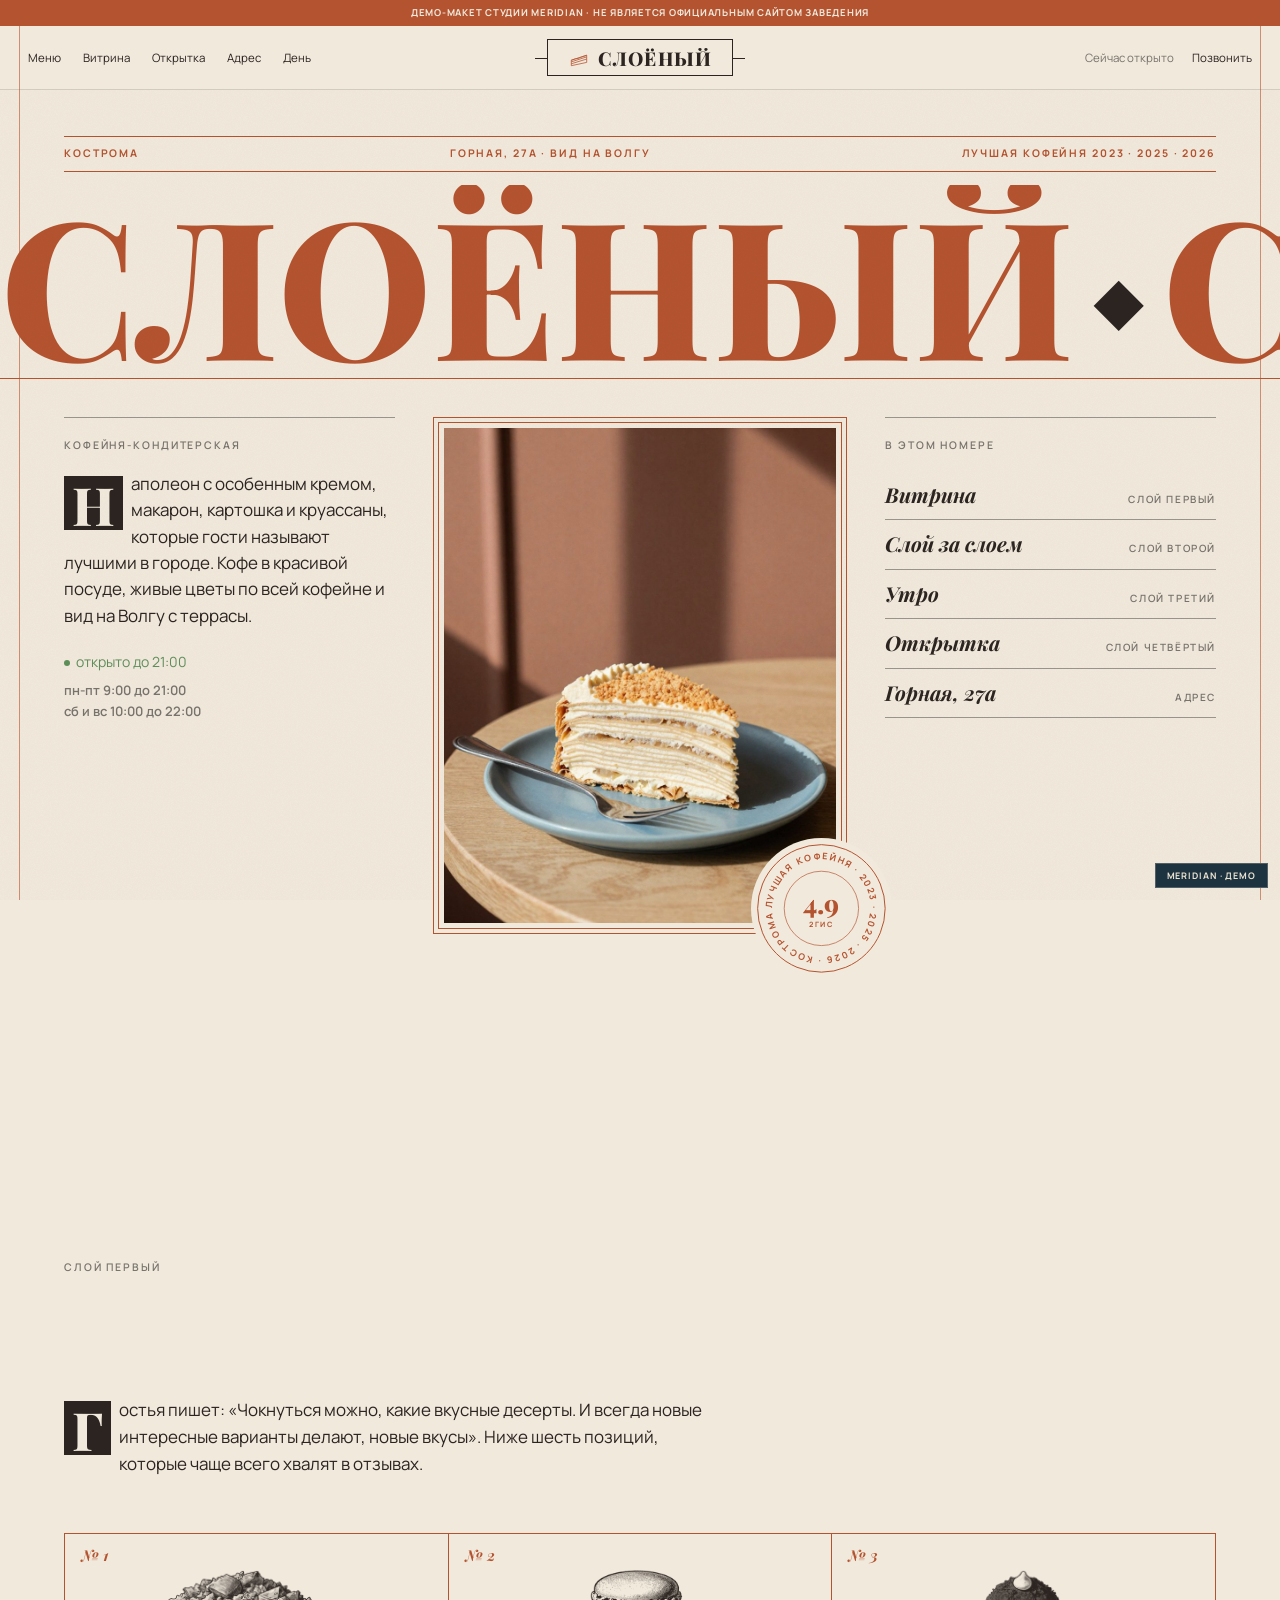
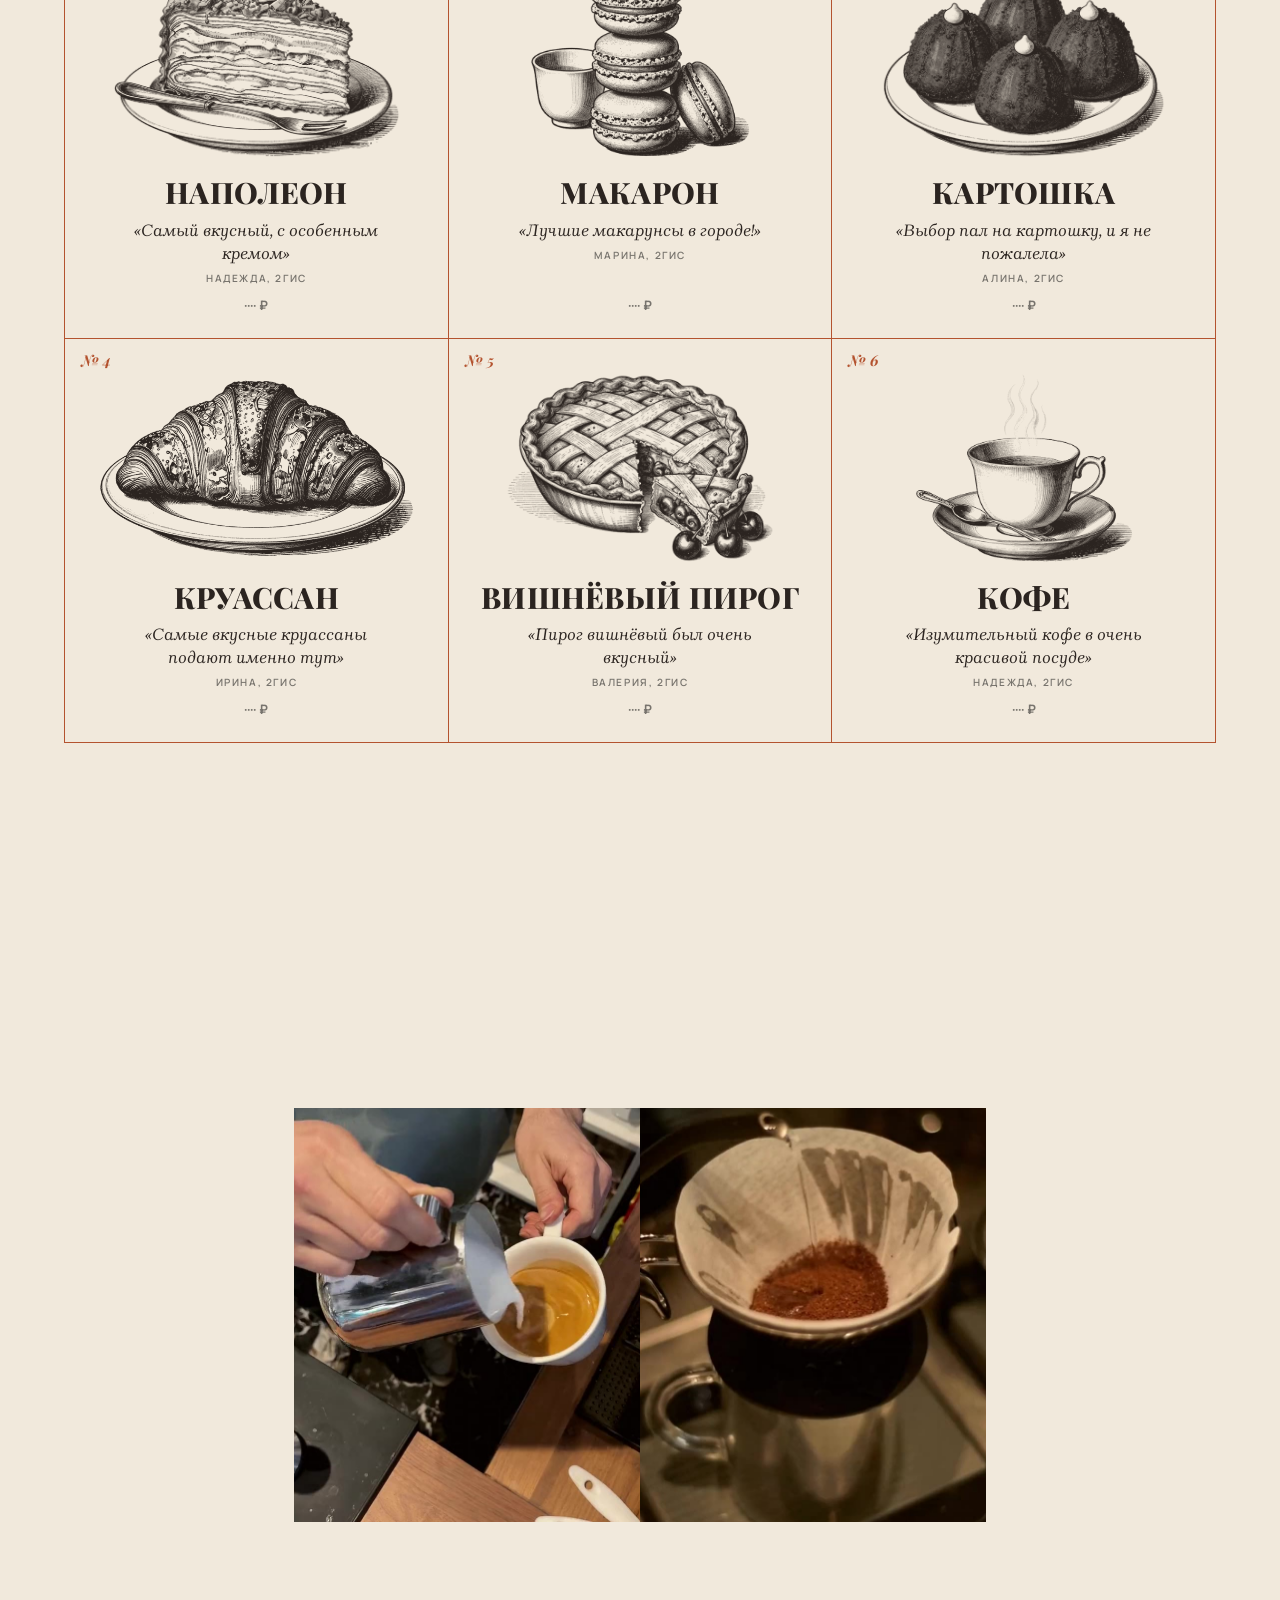
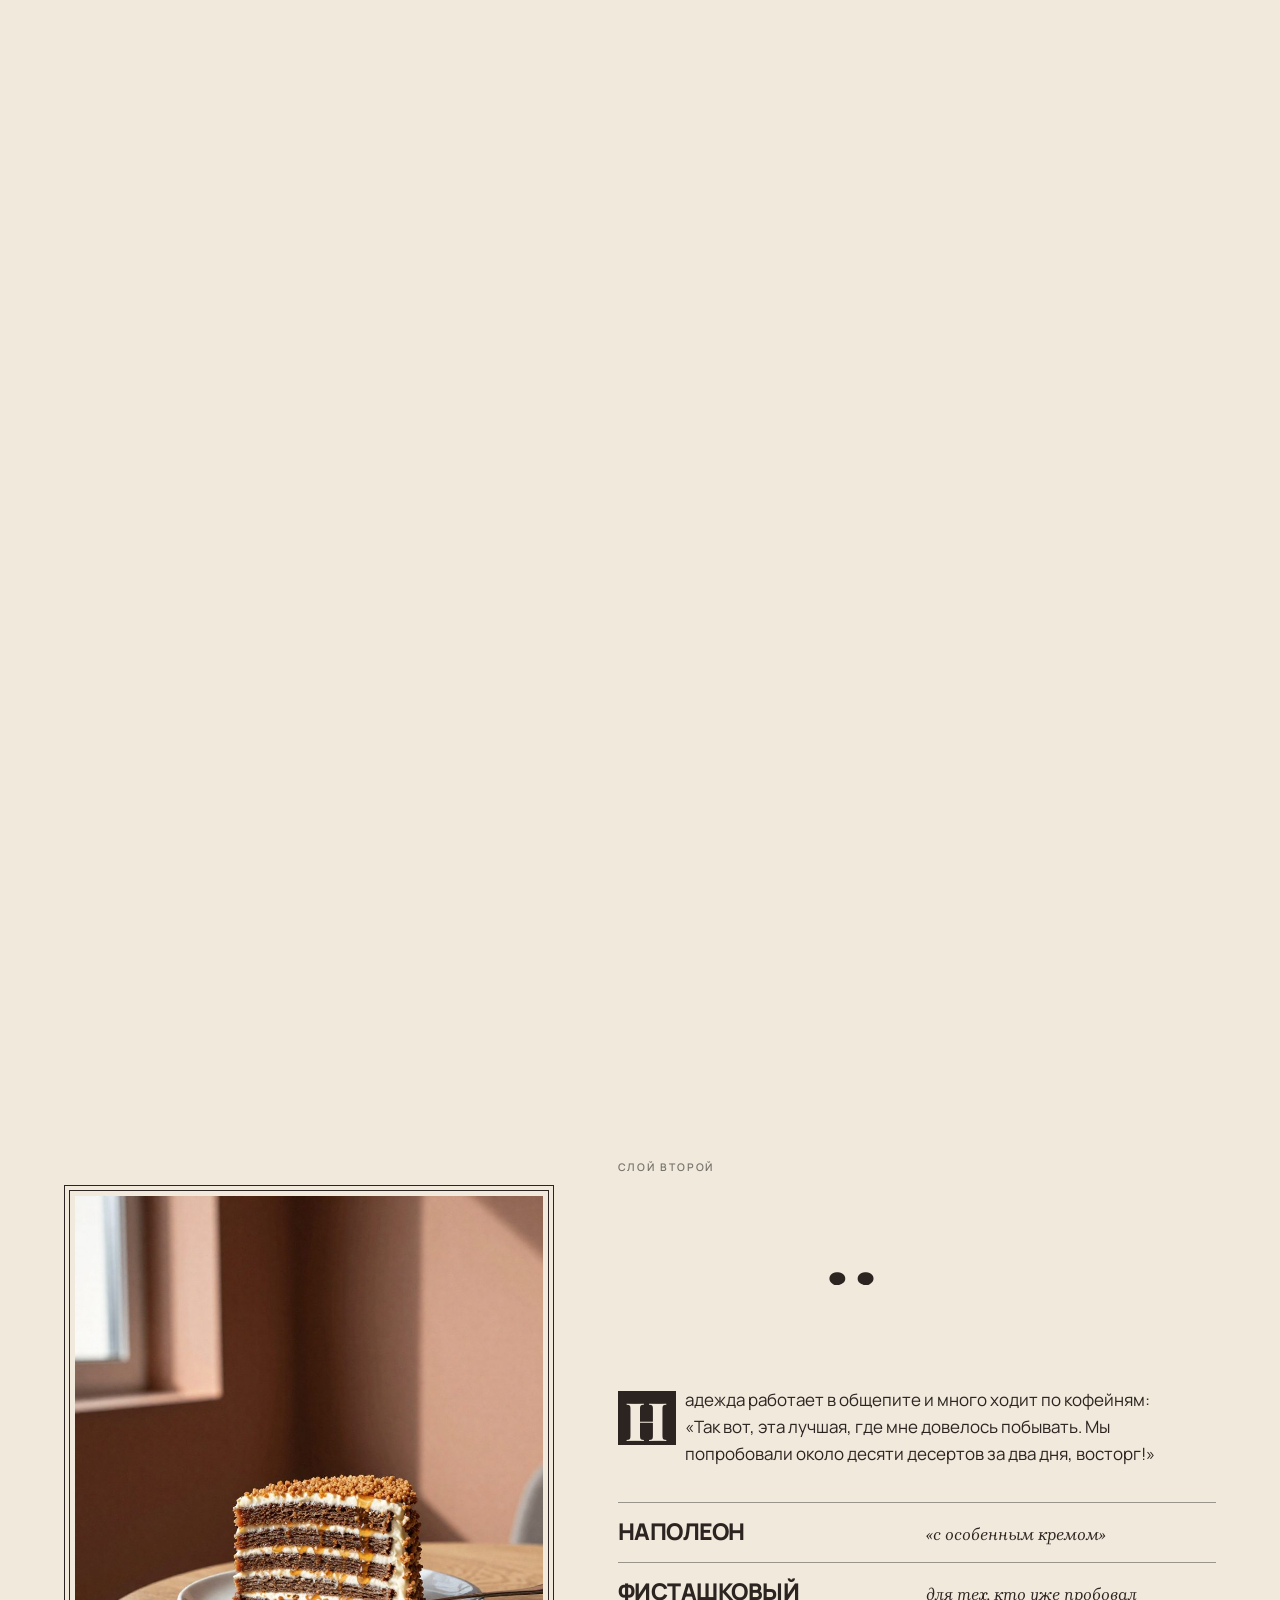
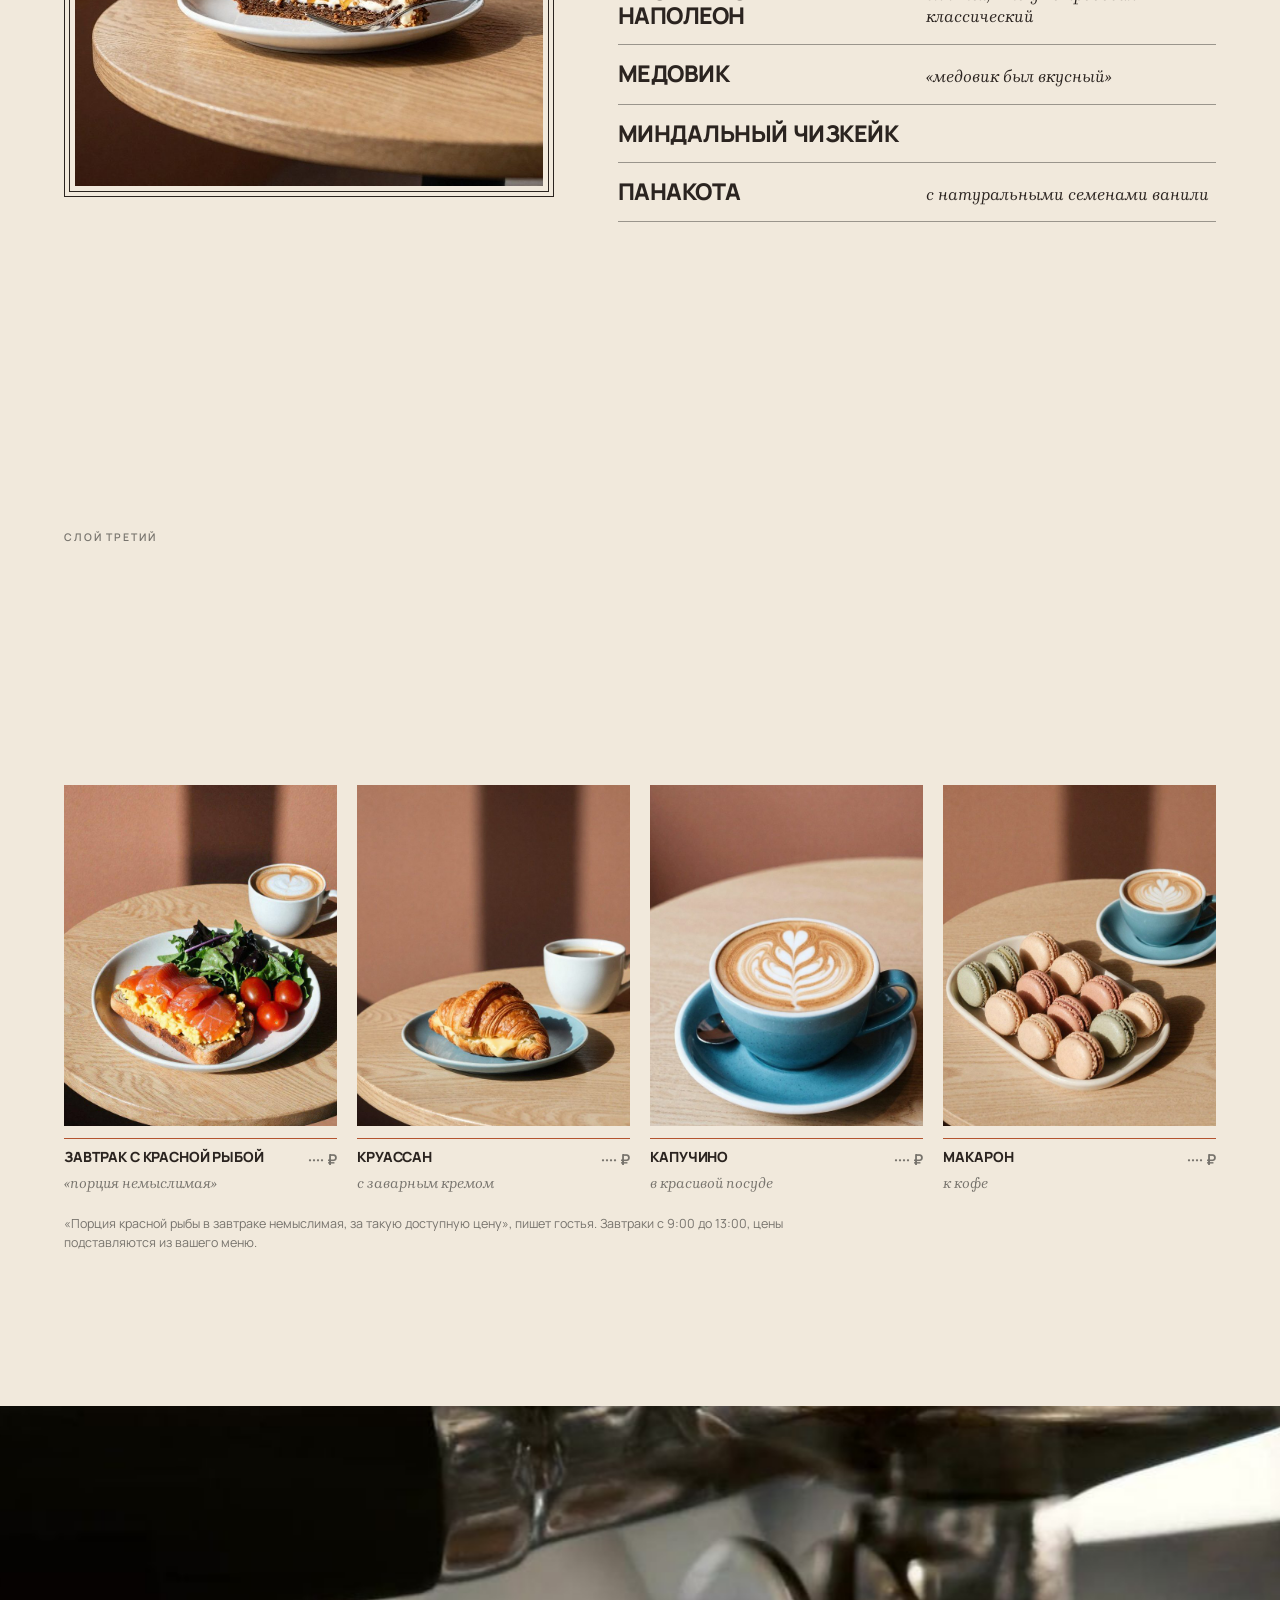
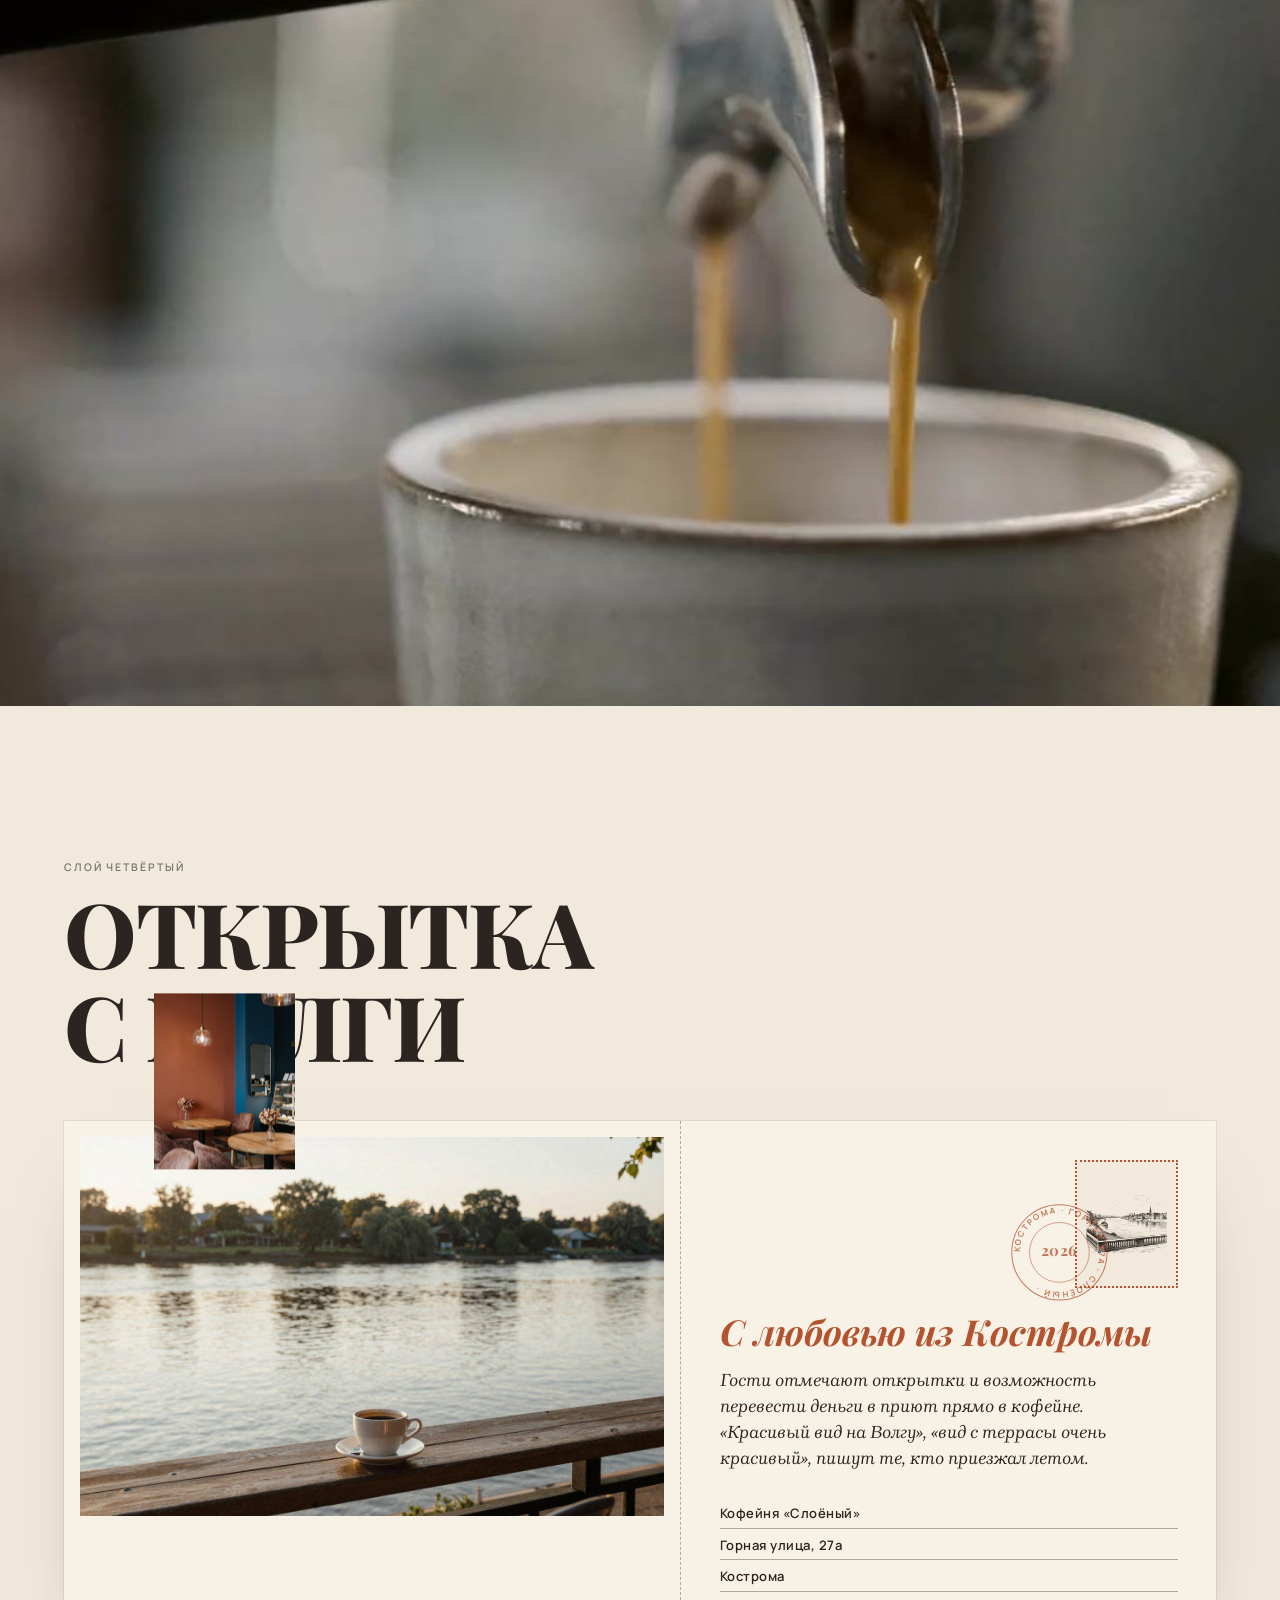
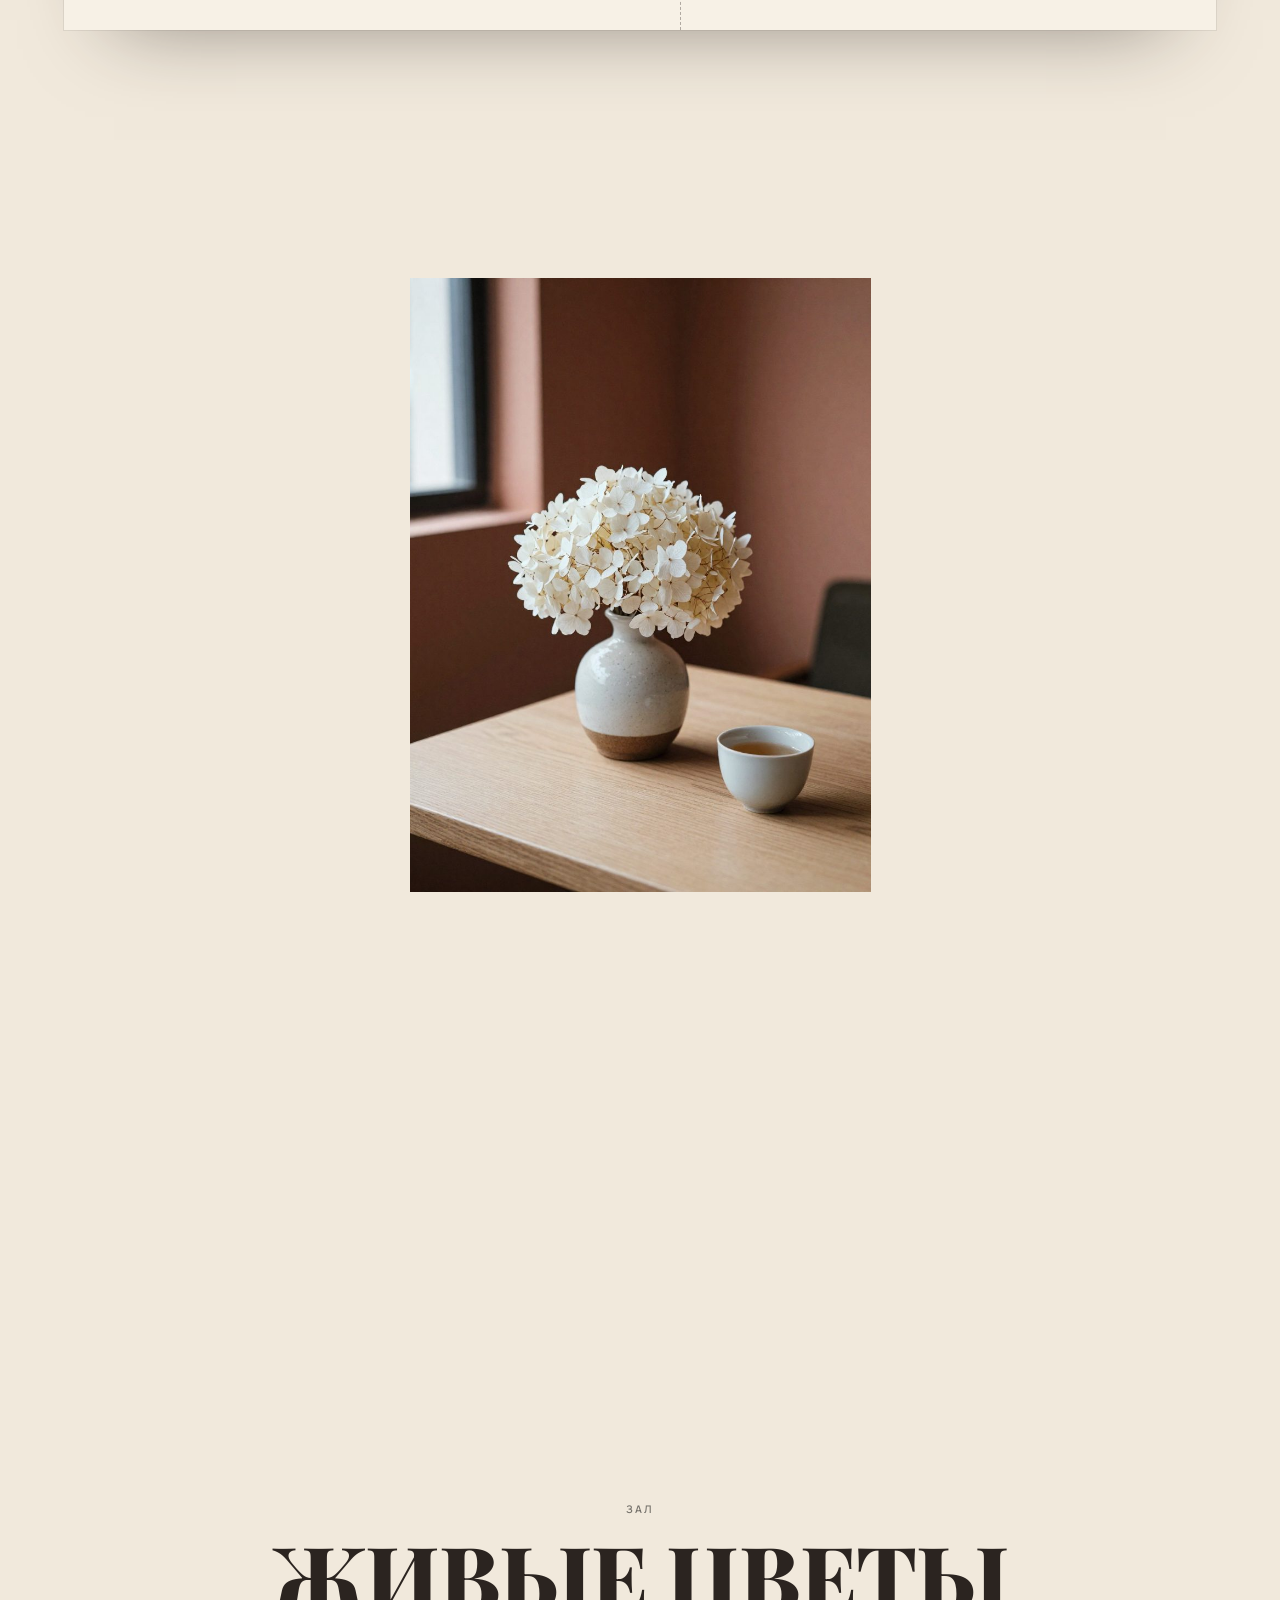
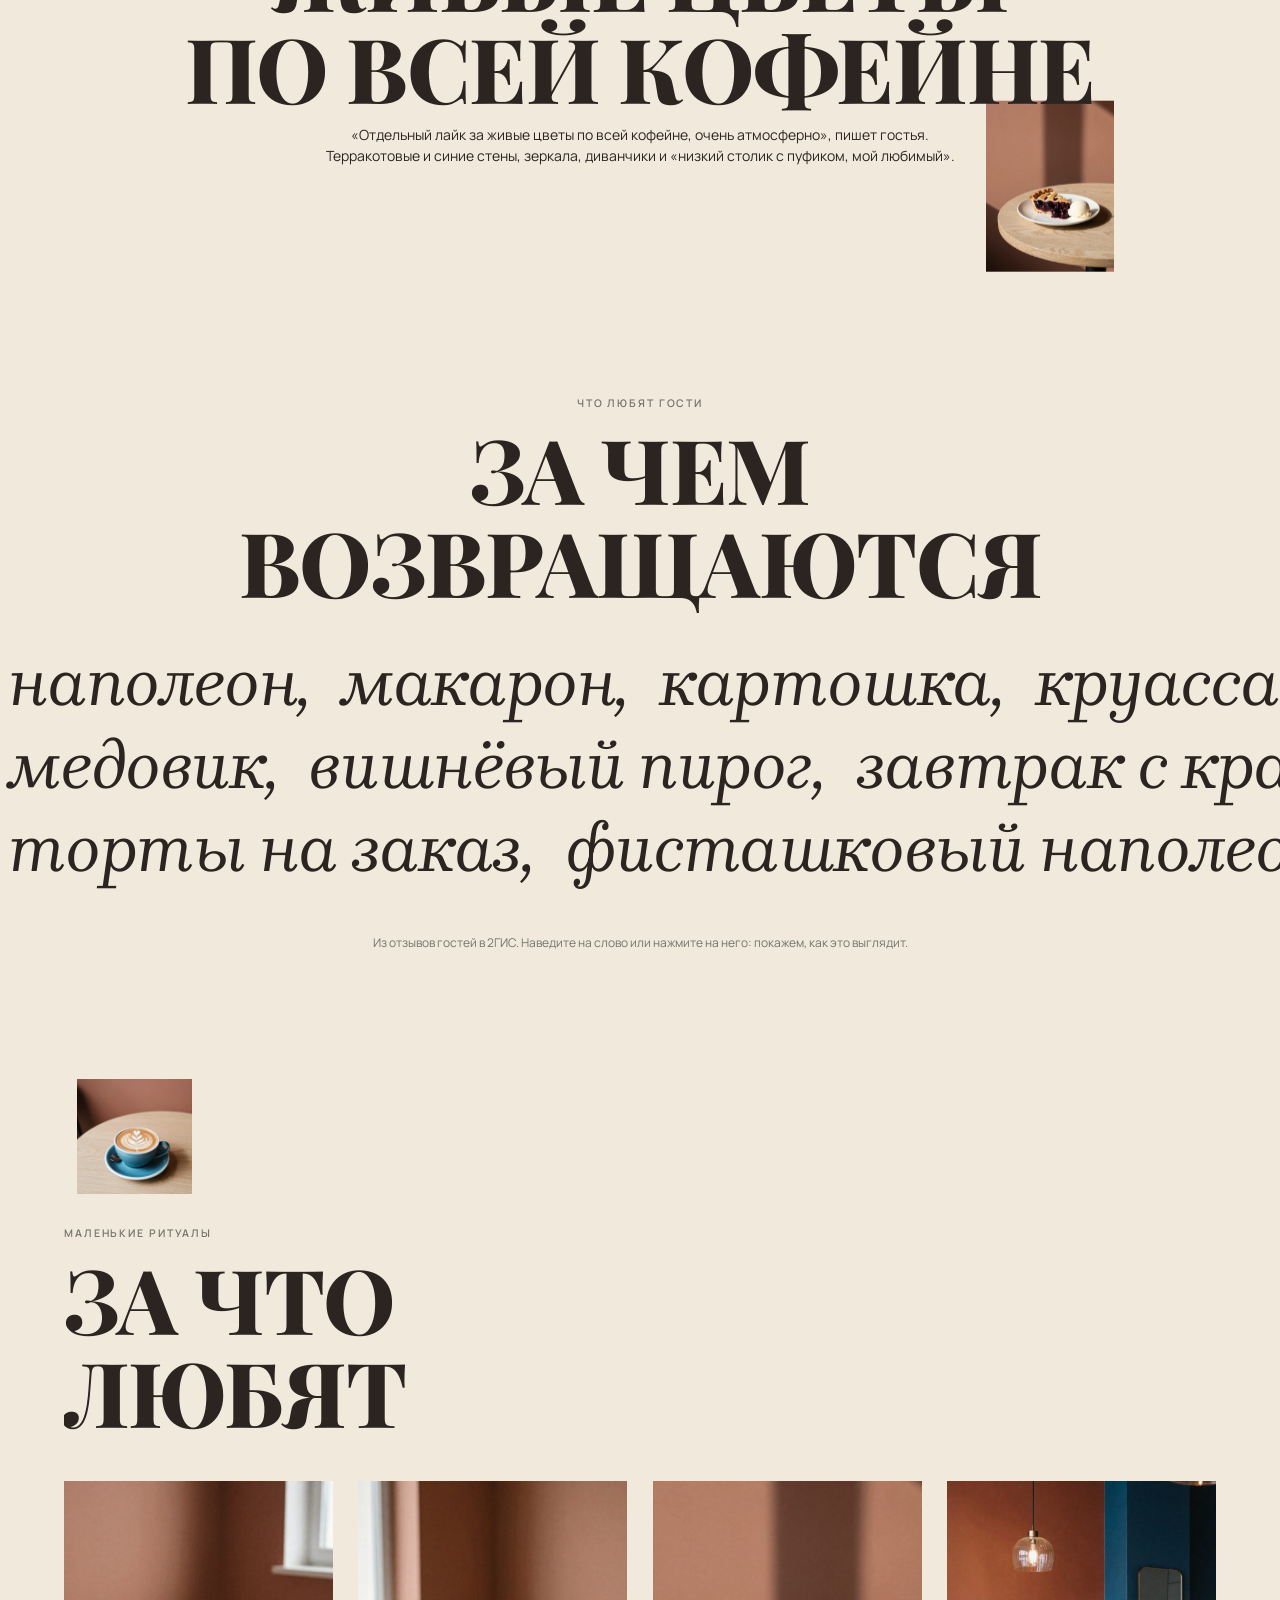
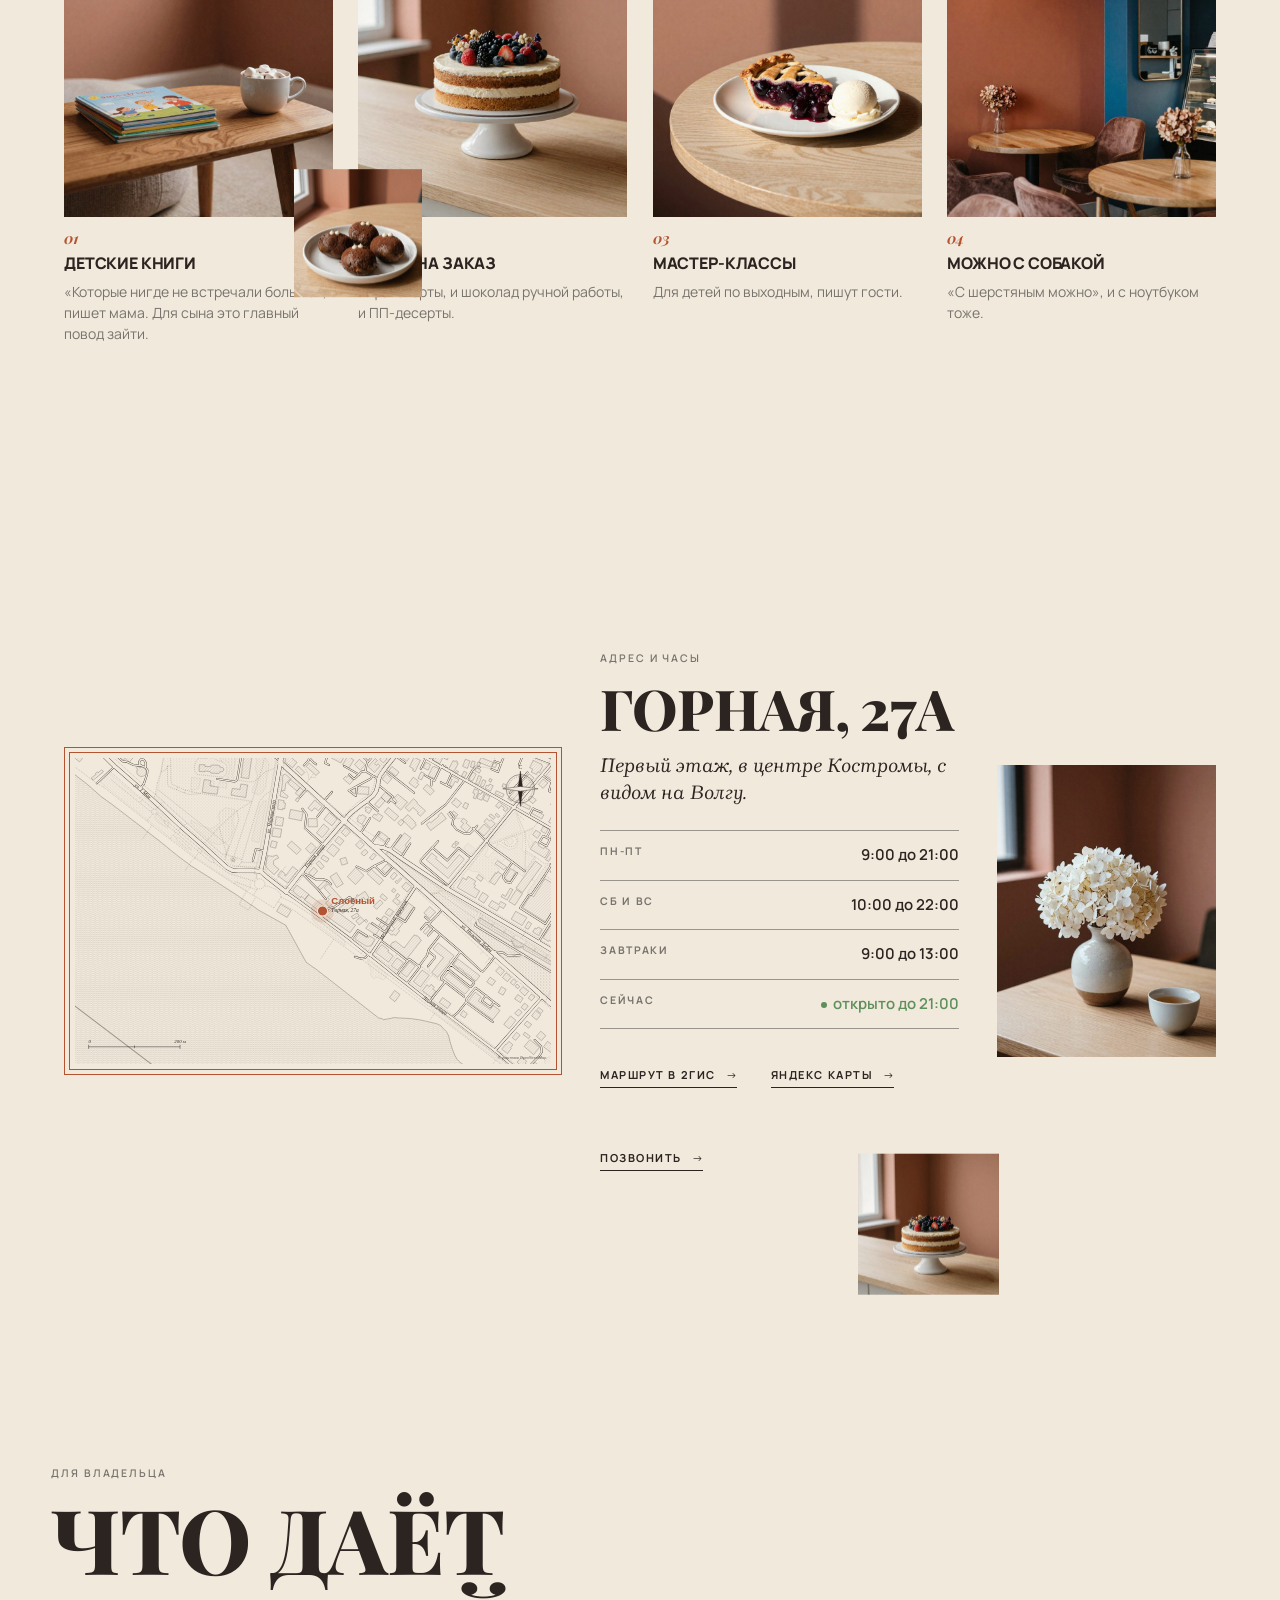
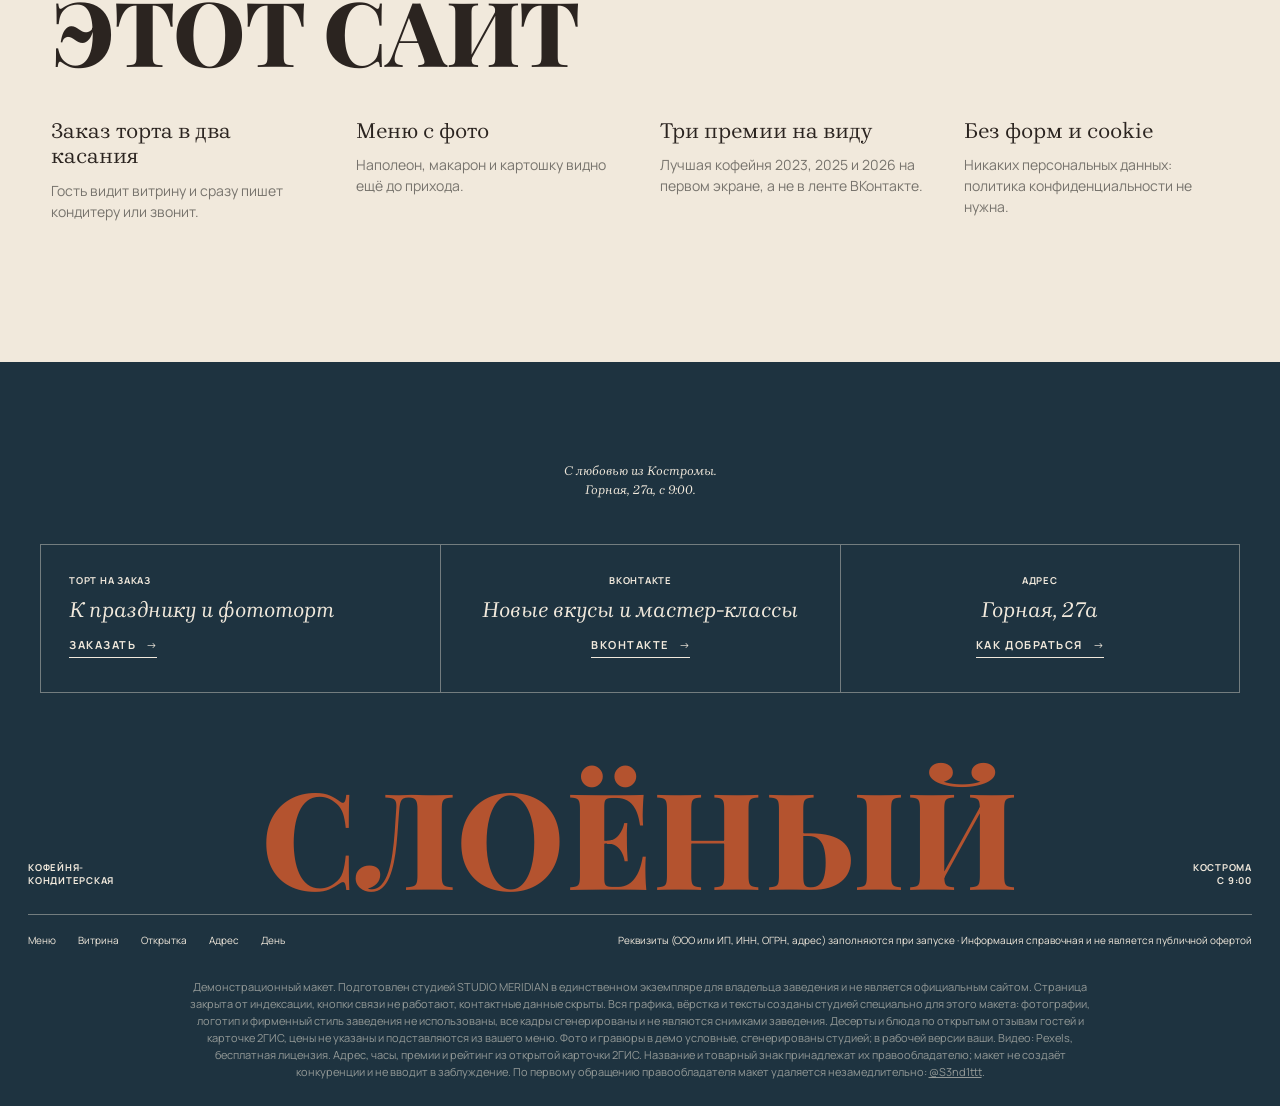
<file: index.html>
<!DOCTYPE html>
<html lang="ru" data-v="1" data-base="" class="nojs" data-tone="p">
<head>
<meta charset="UTF-8">
<meta name="viewport" content="width=device-width, initial-scale=1, viewport-fit=cover">
<meta name="robots" content="noindex, nofollow">
<title>Демо-макет сайта · STUDIO MERIDIAN</title>
<meta name="description" content="Демо-макет сайта для кофейни-кондитерской Слоёный в Костроме: наполеон с особенным кремом, макарон, вид на Волгу, три премии 2ГИС.">
<meta name="theme-color" content="#F1E9DC">
<meta property="og:type" content="website">
<meta property="og:title" content="Демо-макет сайта · STUDIO MERIDIAN">
<meta property="og:description" content="Демо-макет сайта для кофейни-кондитерской Слоёный в Костроме: наполеон с особенным кремом, макарон, вид на Волгу, три премии 2ГИС.">
<meta property="og:url" content="https://sasakolpakoh227-a11y.github.io/sloeny/">
<meta property="og:image" content="https://sasakolpakoh227-a11y.github.io/sloeny/img/og.jpg?v=1">
<link rel="icon" href="data:image/svg+xml,%3Csvg xmlns='http://www.w3.org/2000/svg' viewBox='0 0 40 40'%3E%3Crect width='40' height='40' rx='9' fill='%23F1E9DC'/%3E%3Cpath d='M7 26l26-8v9L7 33z' fill='%23B4532F'/%3E%3Cpath d='M7 23l26-8v2L7 25z' fill='%232B2420'/%3E%3C/svg%3E">
<link rel="preload" href="fonts/playfair.woff2" as="font" type="font/woff2" crossorigin>
<link rel="preload" href="fonts/manrope.woff2" as="font" type="font/woff2" crossorigin>
<link rel="preload" href="fonts/brygada-italic.woff2" as="font" type="font/woff2" crossorigin>
<link rel="stylesheet" href="skin.css?v=3e9a153c">
<link rel="stylesheet" href="venue.css?v=d4095b5b">
<noscript><style>.curtain{display:none}</style></noscript>
</head>
<body>
<p class="demo-strip">Демо-макет студии MERIDIAN · не является официальным сайтом заведения</p>
<div class="curtain" aria-hidden="true"><p class="wm" style="--wn:7"><span style="--i:0">с</span><span style="--i:1">л</span><span style="--i:2">о</span><span style="--i:3">ё</span><span style="--i:4">н</span><span style="--i:5">ы</span><span style="--i:6">й</span></p><div class="pic"><div class="pi"><img src="img/s-napoleon.jpg?v=1" alt="" decoding="async" width="896" height="1120"></div></div></div>
<div class="veil" aria-hidden="true"></div>
<header class="top">
  <nav class="nav" aria-label="Разделы"><a href="menu/">Меню</a><a href="#vitrina">Витрина</a><a href="#otkrytka">Открытка</a><a href="#adres">Адрес</a><a href="den/">День</a></nav>
  <button class="burger" type="button" aria-expanded="false" aria-controls="menu">Меню</button>
  <a class="logo" href="" aria-label="Слоёный, на главную"><svg class="lamp" viewBox="0 0 40 40" aria-hidden="true"><path d="M6 27l28-9v10L6 34z" fill="none" stroke="currentColor" stroke-width="1.4"/><path d="M6 30.5l28-8.6M6 27V24l28-9v3" fill="none" stroke="currentColor" stroke-width="1.4"/><path d="M6 24c4-1 7-3 10-3s6-2 9-3 6-2 9-3" fill="none" stroke="currentColor" stroke-width="1.4"/></svg><span>слоёный</span></a>
  <div class="right"><span class="now" data-now></span><button type="button" data-hint="Телефон скрыт в демо. В рабочей версии кнопка сразу набирает номер.">Позвонить</button></div>
</header>
<div class="menu" id="menu" hidden><nav aria-label="Меню"><a href="menu/">Меню</a><a href="#vitrina">Витрина</a><a href="#otkrytka">Открытка</a><a href="#adres">Адрес</a><a href="den/">День</a></nav></div>
<main>

  <section class="hero sl-mast" data-bg="p">
    <div class="sl-rule rv-f"><span>Кострома</span><span>Горная, 27а · вид на Волгу</span><span>Лучшая кофейня 2023 · 2025 · 2026</span></div>
    <h1 class="sl-name"><span class="vh">Слоёный</span><span class="sl-mq" aria-hidden="true"><span>Слоёный<i>◆</i>Слоёный<i>◆</i>Слоёный<i>◆</i>Слоёный<i>◆</i>Слоёный<i>◆</i>Слоёный<i>◆</i></span><span>Слоёный<i>◆</i>Слоёный<i>◆</i>Слоёный<i>◆</i>Слоёный<i>◆</i>Слоёный<i>◆</i>Слоёный<i>◆</i></span></span></h1>
    <div class="sl-cols">
      <div class="sl-c1 rv-f">
        <p class="kick">Кофейня-кондитерская</p>
        <p class="sl-dc">Наполеон с особенным кремом, макарон, картошка и круассаны, которые гости называют лучшими в городе. Кофе в красивой посуде, живые цветы по всей кофейне и вид на Волгу с террасы.</p>
        <p class="zst"><span class="st" data-open="9" data-close="21" data-open-we="10" data-close-we="22"></span></p>
        <p class="sl-hrs">пн‑пт 9:00 до 21:00<br>сб и вс 10:00 до 22:00</p>
      </div>
      <figure class="sl-frame sl-c2 rv-f"><img src="img/s-napoleon.jpg?v=1" alt="Кусок наполеона с тонкими слоями и кремом" decoding="async" width="896" height="1120"><svg class="sl-stamp" viewBox="0 0 200 200" aria-hidden="true"><defs><path id="slc" d="M100 100m-74 0a74 74 0 1 1 148 0a74 74 0 1 1-148 0"/></defs><circle cx="100" cy="100" r="96" fill="none" stroke="currentColor" stroke-width="1.5"/><circle cx="100" cy="100" r="56" fill="none" stroke="currentColor" stroke-width="1"/><text><textPath href="#slc" startOffset="0">лучшая кофейня · 2023 · 2025 · 2026 · кострома ·</textPath></text><text class="n" x="100" y="108" text-anchor="middle">4.9</text><text class="s" x="100" y="128" text-anchor="middle">2ГИС</text></svg></figure>
      <div class="sl-c3 rv-f">
        <p class="kick">В этом номере</p>
        <ol class="sl-toc"><li><a href="#vitrina"><b>Витрина</b><span>слой первый</span></a></li><li><a href="#sloi"><b>Слой за слоем</b><span>слой второй</span></a></li>
          <li><a href="#utro"><b>Утро</b><span>слой третий</span></a></li><li><a href="#otkrytka"><b>Открытка</b><span>слой четвёртый</span></a></li>
          <li><a href="#adres"><b>Горная, 27а</b><span>адрес</span></a></li></ol>
      </div>
    </div>
    <div class="hbtns rv-f"><a class="btn" href="menu/">Меню</a><button class="btn" type="button" data-hint="В рабочей версии кнопка открывает заказ торта: телефон или сообщение кондитеру.">Заказать торт</button><a class="btn" href="#adres">Как добраться</a></div>
  </section>
  <section class="sl-vit" data-bg="l" id="vitrina">
    <div class="sl-head">
      <p class="kick">Слой первый</p>
      <h2 class="cap l rv"><span class="ln"><span>Витрина</span></span></h2>
      <p class="sl-dc">Гостья пишет: «Чокнуться можно, какие вкусные десерты. И всегда новые интересные варианты делают, новые вкусы». Ниже шесть позиций, которые чаще всего хвалят в отзывах.</p>
    </div>
    <div class="sl-plates"><article class="sl-plate"><figure><img src="img/g-napoleon.png?v=1" alt="Гравюра: наполеон" loading="lazy" decoding="async"></figure><p class="sl-no">№ 1</p><h3>Наполеон</h3><p class="sq">«Самый вкусный, с особенным кремом»</p><p class="sw">Надежда, 2ГИС</p><p class="pr">···· ₽</p></article><article class="sl-plate"><figure><img src="img/g-macaron.png?v=1" alt="Гравюра: макарон" loading="lazy" decoding="async"></figure><p class="sl-no">№ 2</p><h3>Макарон</h3><p class="sq">«Лучшие макарунсы в городе!»</p><p class="sw">Марина, 2ГИС</p><p class="pr">···· ₽</p></article><article class="sl-plate"><figure><img src="img/g-kartoshka.png?v=1" alt="Гравюра: картошка" loading="lazy" decoding="async"></figure><p class="sl-no">№ 3</p><h3>Картошка</h3><p class="sq">«Выбор пал на картошку, и я не пожалела»</p><p class="sw">Алина, 2ГИС</p><p class="pr">···· ₽</p></article><article class="sl-plate"><figure><img src="img/g-croissant.png?v=1" alt="Гравюра: круассан" loading="lazy" decoding="async"></figure><p class="sl-no">№ 4</p><h3>Круассан</h3><p class="sq">«Самые вкусные круассаны подают именно тут»</p><p class="sw">Ирина, 2ГИС</p><p class="pr">···· ₽</p></article><article class="sl-plate"><figure><img src="img/g-pie.png?v=1" alt="Гравюра: вишнёвый пирог" loading="lazy" decoding="async"></figure><p class="sl-no">№ 5</p><h3>Вишнёвый пирог</h3><p class="sq">«Пирог вишнёвый был очень вкусный»</p><p class="sw">Валерия, 2ГИС</p><p class="pr">···· ₽</p></article><article class="sl-plate"><figure><img src="img/g-cup.png?v=1" alt="Гравюра: кофе" loading="lazy" decoding="async"></figure><p class="sl-no">№ 6</p><h3>Кофе</h3><p class="sq">«Изумительный кофе в очень красивой посуде»</p><p class="sw">Надежда, 2ГИС</p><p class="pr">···· ₽</p></article></div>
  </section>
  <section class="duo" data-bg="g" aria-label="Бариста за работой">
    <div class="stick"><div class="pair">
      <figure class="px"><video data-src="video/v-latte.mp4" poster="img/v-latte.jpg?v=1" muted loop playsinline preload="none" width="750" height="900" aria-label="Бариста рисует латте-арт"></video></figure>
      <figure class="px"><video data-src="video/v-pour.mp4" poster="img/v-pour.jpg?v=1" muted loop playsinline preload="none" width="750" height="900" aria-label="Кофе заваривают в воронке"></video></figure>
    </div></div>
  </section>
  <section class="sl-sloi" data-bg="k" id="sloi">
    <figure class="sl-frame sp"><img src="img/s-medovik.jpg?v=1" alt="Кусок медовика с тонкими коржами" loading="lazy" decoding="async" width="896" height="1120"></figure>
    <div class="si2">
      <p class="kick">Слой второй</p>
      <h2 class="cap l rv"><span class="ln"><span>Слой</span></span><span class="ln"><span>за слоем</span></span></h2>
      <p class="sl-dc">Надежда работает в общепите и много ходит по кофейням: «Так вот, эта лучшая, где мне довелось побывать. Мы попробовали около десяти десертов за два дня, восторг!»</p>
      <ul class="rows"><li><b>Наполеон</b><span>«с особенным кремом»</span></li><li><b>Фисташковый наполеон</b><span>для тех, кто уже пробовал классический</span></li><li><b>Медовик</b><span>«медовик был вкусный»</span></li><li><b>Миндальный чизкейк</b><span></span></li><li><b>Панакота</b><span>с натуральными семенами ванили</span></li></ul>
    </div>
  </section>
  <section class="kart" data-bg="p" id="utro">
    <p class="kick">Слой третий</p>
    <h2 class="cap l rv"><span class="ln"><span>Утро</span></span><span class="ln"><span>с девяти до часу</span></span></h2>
    <div class="kg"><figure><div class="kp px"><img src="img/s-breakfast.jpg?v=1" alt="Завтрак с красной рыбой" loading="lazy" decoding="async" width="896" height="1120"></div><figcaption><b>Завтрак с красной рыбой</b><span>«порция немыслимая»</span><em>···· ₽</em></figcaption></figure><figure><div class="kp px"><img src="img/s-croissant.jpg?v=1" alt="Круассан" loading="lazy" decoding="async" width="896" height="1120"></div><figcaption><b>Круассан</b><span>с заварным кремом</span><em>···· ₽</em></figcaption></figure><figure><div class="kp px"><img src="img/s-cup.jpg?v=1" alt="Капучино" loading="lazy" decoding="async" width="896" height="1120"></div><figcaption><b>Капучино</b><span>в красивой посуде</span><em>···· ₽</em></figcaption></figure><figure><div class="kp px"><img src="img/s-macaron.jpg?v=1" alt="Макарон" loading="lazy" decoding="async" width="896" height="1120"></div><figcaption><b>Макарон</b><span>к кофе</span><em>···· ₽</em></figcaption></figure></div>
    <p class="fn2">«Порция красной рыбы в завтраке немыслимая, за такую доступную цену», пишет гостья. Завтраки с 9:00 до 13:00, цены подставляются из вашего меню.</p>
  </section>
  <section class="roast" data-bg="g" aria-label="Эспрессо льётся в чашку">
    <div class="wide"><video data-src="video/v-espresso.mp4" poster="img/v-espresso.jpg?v=1" muted loop playsinline preload="none" width="1920" height="1080" aria-label="Эспрессо льётся из рожка в чашку"></video></div>
  </section>
  <section class="sl-post" data-bg="l" id="otkrytka">
    <div class="sl-head">
      <p class="kick">Слой четвёртый</p>
      <h2 class="cap l rv"><span class="ln"><span>Открытка</span></span><span class="ln"><span>с Волги</span></span></h2>
    </div>
    <div class="sl-card rv-f">
      <figure class="sl-cimg"><img src="img/s-volga.jpg?v=1" alt="Вид на широкую реку с летней террасы, чашка кофе на перилах" loading="lazy" decoding="async" width="1344" height="896"></figure>
      <div class="sl-back">
        <div class="sl-stampbox"><img src="img/g-river.png?v=1" alt="" loading="lazy" decoding="async"></div><svg class="sl-pm" viewBox="0 0 160 160" aria-hidden="true"><defs><path id="slp" d="M80 80m-58 0a58 58 0 1 1 116 0a58 58 0 1 1-116 0"/></defs><circle cx="80" cy="80" r="70" fill="none" stroke="currentColor" stroke-width="1.5"/><circle cx="80" cy="80" r="44" fill="none" stroke="currentColor" stroke-width="1"/><text><textPath href="#slp">кострома · горная 27а · слоёный ·</textPath></text><text class="n" x="80" y="86" text-anchor="middle">2026</text></svg>
        <p class="sl-hello">С любовью из Костромы</p>
        <p class="sl-msg">Гости отмечают открытки и возможность перевести деньги в приют прямо в кофейне. «Красивый вид на Волгу», «вид с террасы очень красивый», пишут те, кто приезжал летом.</p>
        <ul class="sl-to"><li>Кофейня «Слоёный»</li><li>Горная улица, 27а</li><li>Кострома</li></ul>
      </div>
    </div>
  </section>
  <section class="collage" data-bg="g">
    <div class="fl"><figure class="c0" data-s="0"><img src="img/s-flowers.jpg?v=1" alt="Сухоцветы в вазе на столе" loading="lazy" decoding="async"></figure><figure class="c1" data-s="-.35"><img src="img/s-hall.jpg?v=1" alt="" loading="lazy" decoding="async"></figure><figure class="c2" data-s=".45"><img src="img/s-pie.jpg?v=1" alt="" loading="lazy" decoding="async"></figure><figure class="c3" data-s=".75"><img src="img/s-kartoshka.jpg?v=1" alt="" loading="lazy" decoding="async"></figure><figure class="c4" data-s="1.05"><img src="img/s-cake.jpg?v=1" alt="" loading="lazy" decoding="async"></figure><figure class="c5" data-s=".6"><img src="img/s-cup.jpg?v=1" alt="" loading="lazy" decoding="async"></figure></div>
    <div class="say">
      <p class="kick">Зал</p>
      <h2 class="cap l rv"><span class="ln"><span>Живые цветы</span></span><span class="ln"><span>по всей кофейне</span></span></h2>
      <p class="lead">«Отдельный лайк за живые цветы по всей кофейне, очень атмосферно», пишет гостья. Терракотовые и синие стены, зеркала, диванчики и «низкий столик с пуфиком, мой любимый».</p>
    </div>
  </section>
  <section class="playlist" data-bg="l">
    <p class="kick">Что любят гости</p>
    <h2 class="cap l rv"><span class="ln"><span>За чем</span></span><span class="ln"><span>возвращаются</span></span></h2>
    <div class="mqs" aria-label="Любимые позиции гостей"><div class="mq"><div class="mqi"><span class="tr" data-c="napo">наполеон,</span> <span class="tr" data-c="mac">макарон,</span> <span class="tr" data-c="kar">картошка,</span> <span class="tr" data-c="cro">круассаны,</span> <span class="tr" data-c="med">медовик,</span> <span class="tr" data-c="pie">вишнёвый пирог,</span> <span class="tr" data-c="brk">завтрак с красной рыбой,</span> <span class="tr" data-c="cup">капучино,</span> <span class="tr" data-c="cake">торты на заказ,</span> <span class="tr" data-c="napo">фисташковый наполеон,</span> <span class="tr" data-c="med">панакота,</span> <span class="tr" data-c="cake">миндальный чизкейк,</span><span class="tr" data-c="napo">наполеон,</span> <span class="tr" data-c="mac">макарон,</span> <span class="tr" data-c="kar">картошка,</span> <span class="tr" data-c="cro">круассаны,</span> <span class="tr" data-c="med">медовик,</span> <span class="tr" data-c="pie">вишнёвый пирог,</span> <span class="tr" data-c="brk">завтрак с красной рыбой,</span> <span class="tr" data-c="cup">капучино,</span> <span class="tr" data-c="cake">торты на заказ,</span> <span class="tr" data-c="napo">фисташковый наполеон,</span> <span class="tr" data-c="med">панакота,</span> <span class="tr" data-c="cake">миндальный чизкейк,</span></div></div><div class="mq rev"><div class="mqi"><span class="tr" data-c="med">медовик,</span> <span class="tr" data-c="pie">вишнёвый пирог,</span> <span class="tr" data-c="brk">завтрак с красной рыбой,</span> <span class="tr" data-c="cup">капучино,</span> <span class="tr" data-c="cake">торты на заказ,</span> <span class="tr" data-c="napo">фисташковый наполеон,</span> <span class="tr" data-c="med">панакота,</span> <span class="tr" data-c="cake">миндальный чизкейк,</span> <span class="tr" data-c="napo">наполеон,</span> <span class="tr" data-c="mac">макарон,</span> <span class="tr" data-c="kar">картошка,</span> <span class="tr" data-c="cro">круассаны,</span><span class="tr" data-c="med">медовик,</span> <span class="tr" data-c="pie">вишнёвый пирог,</span> <span class="tr" data-c="brk">завтрак с красной рыбой,</span> <span class="tr" data-c="cup">капучино,</span> <span class="tr" data-c="cake">торты на заказ,</span> <span class="tr" data-c="napo">фисташковый наполеон,</span> <span class="tr" data-c="med">панакота,</span> <span class="tr" data-c="cake">миндальный чизкейк,</span> <span class="tr" data-c="napo">наполеон,</span> <span class="tr" data-c="mac">макарон,</span> <span class="tr" data-c="kar">картошка,</span> <span class="tr" data-c="cro">круассаны,</span></div></div><div class="mq"><div class="mqi"><span class="tr" data-c="cake">торты на заказ,</span> <span class="tr" data-c="napo">фисташковый наполеон,</span> <span class="tr" data-c="med">панакота,</span> <span class="tr" data-c="cake">миндальный чизкейк,</span> <span class="tr" data-c="napo">наполеон,</span> <span class="tr" data-c="mac">макарон,</span> <span class="tr" data-c="kar">картошка,</span> <span class="tr" data-c="cro">круассаны,</span> <span class="tr" data-c="med">медовик,</span> <span class="tr" data-c="pie">вишнёвый пирог,</span> <span class="tr" data-c="brk">завтрак с красной рыбой,</span> <span class="tr" data-c="cup">капучино,</span><span class="tr" data-c="cake">торты на заказ,</span> <span class="tr" data-c="napo">фисташковый наполеон,</span> <span class="tr" data-c="med">панакота,</span> <span class="tr" data-c="cake">миндальный чизкейк,</span> <span class="tr" data-c="napo">наполеон,</span> <span class="tr" data-c="mac">макарон,</span> <span class="tr" data-c="kar">картошка,</span> <span class="tr" data-c="cro">круассаны,</span> <span class="tr" data-c="med">медовик,</span> <span class="tr" data-c="pie">вишнёвый пирог,</span> <span class="tr" data-c="brk">завтрак с красной рыбой,</span> <span class="tr" data-c="cup">капучино,</span></div></div></div>
    <p class="pl-note">Из отзывов гостей в 2ГИС. Наведите на слово или нажмите на него: покажем, как это выглядит.</p>
    <div class="cover" aria-hidden="true"><img alt=""></div>
  </section>
  <section class="rit" data-bg="p">
    <p class="kick">Маленькие ритуалы</p>
    <h2 class="cap l rv"><span class="ln"><span>За что</span></span><span class="ln"><span>любят</span></span></h2>
    <div class="rg"><article><figure class="px"><img src="img/s-books.jpg?v=1" alt="Детские книги" loading="lazy" decoding="async"></figure><p class="rn">01</p><b>Детские книги</b><p>«Которые нигде не встречали больше», пишет мама. Для сына это главный повод зайти.</p></article><article><figure class="px"><img src="img/s-cake.jpg?v=1" alt="Торты на заказ" loading="lazy" decoding="async"></figure><p class="rn">02</p><b>Торты на заказ</b><p>И фототорты, и шоколад ручной работы, и ПП-десерты.</p></article><article><figure class="px"><img src="img/s-pie.jpg?v=1" alt="Мастер-классы" loading="lazy" decoding="async"></figure><p class="rn">03</p><b>Мастер-классы</b><p>Для детей по выходным, пишут гости.</p></article><article><figure class="px"><img src="img/s-hall.jpg?v=1" alt="Можно с собакой" loading="lazy" decoding="async"></figure><p class="rn">04</p><b>Можно с собакой</b><p>«С шерстяным можно», и с ноутбуком тоже.</p></article></div>
  </section>
  <section class="addr" data-bg="p" id="adres">
    <figure class="map sl-frame"><img src="img/map.svg" alt="Карта Костромы: Слоёный на Горной улице, 27а" loading="lazy" decoding="async" width="1400" height="900"></figure>
    <div class="ai">
      <p class="kick">Адрес и часы</p>
      <h2 class="cap l rv"><span class="ln"><span>Горная, 27а</span></span></h2>
      <p class="it2">Первый этаж, в центре Костромы, с видом на Волгу.</p>
      <dl class="hrs"><div><dt>Пн‑пт</dt><dd>9:00 до 21:00</dd></div><div><dt>Сб и вс</dt><dd>10:00 до 22:00</dd></div><div><dt>Завтраки</dt><dd>9:00 до 13:00</dd></div>
        <div><dt>Сейчас</dt><dd><span class="st" data-open="9" data-close="21" data-open-we="10" data-close-we="22"></span></dd></div></dl>
      <div class="hbtns"><button class="btn" type="button" data-hint="В рабочей версии кнопка откроет маршрут в 2ГИС.">Маршрут в 2ГИС</button><button class="btn" type="button" data-hint="В рабочей версии кнопка откроет маршрут в Яндекс Картах.">Яндекс Карты</button><button class="btn" type="button" data-hint="В рабочей версии кнопка сразу набирает номер.">Позвонить</button></div>
    </div>
    <figure class="px ap"><img src="img/s-flowers.jpg?v=1" alt="Сухоцветы и чашка чая на столе" loading="lazy" decoding="async" width="896" height="1120"></figure>
  </section>
  <section class="gives" data-bg="k">
    <p class="kick">Для владельца</p>
    <h2 class="cap l rv"><span class="ln"><span>Что даёт</span></span><span class="ln"><span>этот сайт</span></span></h2>
    <div class="gv"><div><b>Заказ торта в два касания</b><p>Гость видит витрину и сразу пишет кондитеру или звонит.</p></div><div><b>Меню с фото</b><p>Наполеон, макарон и картошку видно ещё до прихода.</p></div><div><b>Три премии на виду</b><p>Лучшая кофейня 2023, 2025 и 2026 на первом экране, а не в ленте ВКонтакте.</p></div><div><b>Без форм и cookie</b><p>Никаких персональных данных: политика конфиденциальности не нужна.</p></div></div>
  </section>
</main>
<footer class="foot" data-bg="g">
  <p class="quote">С любовью из Костромы.<br>Горная, 27а, с 9:00.</p>
  <div class="boxes"><div class="box"><p class="k">Торт на заказ</p><p class="it">К празднику и фототорт</p><button class="btn" type="button" data-hint="В рабочей версии заказ торта: телефон или сообщение кондитеру.">Заказать</button></div><div class="box"><p class="k">ВКонтакте</p><p class="it">Новые вкусы и мастер-классы</p><button class="btn" type="button" data-hint="В рабочей версии здесь ваша группа ВКонтакте.">ВКонтакте</button></div><div class="box"><p class="k">Адрес</p><p class="it">Горная, 27а</p><a class="btn" href="gde/">Как добраться</a></div></div>
  <div class="sig"><p class="k">Кофейня‑<br>кондитерская</p><p class="wm" aria-hidden="true" style="--wn:7">слоёный</p><p class="k r">Кострома<br>с 9:00</p></div>
  <div class="fine">
    <span><a href="menu/">Меню</a><a href="#vitrina">Витрина</a><a href="#otkrytka">Открытка</a><a href="#adres">Адрес</a><a href="den/">День</a></span>
    <span>Реквизиты (ООО или ИП, ИНН, ОГРН, адрес) заполняются при запуске · Информация справочная и не является публичной офертой</span>
  </div>
  <p class="note">Демонстрационный макет. Подготовлен студией STUDIO MERIDIAN в единственном экземпляре для владельца заведения и не является официальным сайтом. Страница закрыта от индексации, кнопки связи не работают, контактные данные скрыты. Вся графика, вёрстка и тексты созданы студией специально для этого макета: фотографии, логотип и фирменный стиль заведения не использованы, все кадры сгенерированы и не являются снимками заведения. Десерты и блюда по открытым отзывам гостей и карточке 2ГИС, цены не указаны и подставляются из вашего меню. Фото и гравюры в демо условные, сгенерированы студией; в рабочей версии ваши. Видео: Pexels, бесплатная лицензия. Адрес, часы, премии и рейтинг из открытой карточки 2ГИС. Название и товарный знак принадлежат их правообладателю; макет не создаёт конкуренции и не вводит в заблуждение. По первому обращению правообладателя макет удаляется незамедлительно: <a href="https://t.me/S3nd1ttt" target="_blank" rel="noopener">@S3nd1ttt</a>.</p>
</footer>
<div class="toast" role="status" aria-live="polite" hidden></div>
<a class="mer-badge" href="https://t.me/S3nd1ttt" target="_blank" rel="noopener">MERIDIAN · Демо</a>
<script src="skin.js?v=94cd19e5"></script>
<script src="venue.js?v=b638b98e"></script>
</body>
</html>
</file>
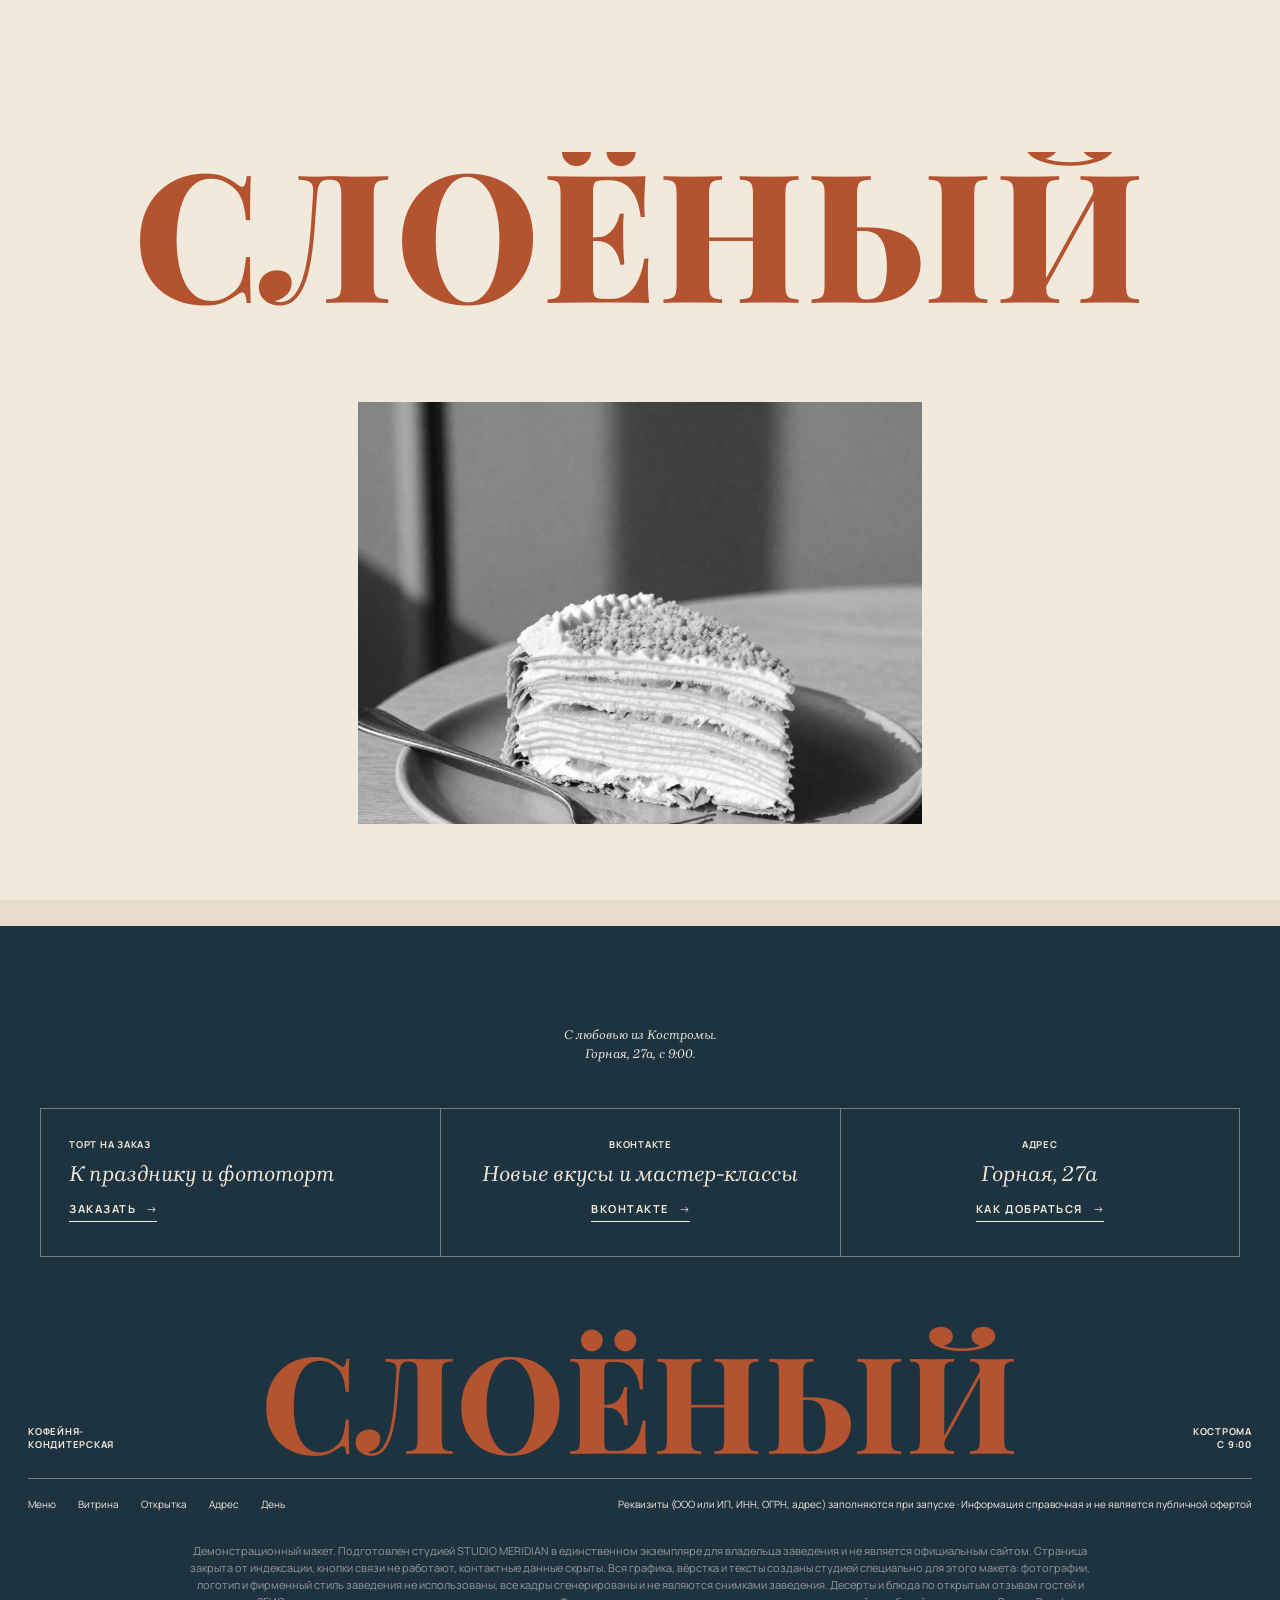
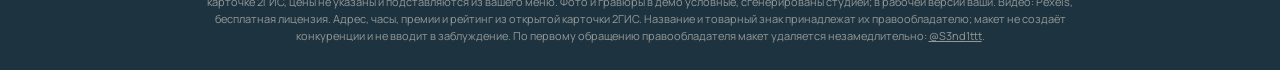
<file: 404/index.html>
<!DOCTYPE html>
<html lang="ru" data-v="1" data-base="../" class="nojs" data-tone="l">
<head>
<meta charset="UTF-8">
<meta name="viewport" content="width=device-width, initial-scale=1, viewport-fit=cover">
<meta name="robots" content="noindex, nofollow">
<title>Страница не найдена · Демо-макет сайта · STUDIO MERIDIAN</title>
<meta name="description" content="Такой страницы нет.">
<meta name="theme-color" content="#F1E9DC">
<meta property="og:type" content="website">
<meta property="og:title" content="Демо-макет сайта · STUDIO MERIDIAN">
<meta property="og:description" content="Такой страницы нет.">
<meta property="og:url" content="https://sasakolpakoh227-a11y.github.io/sloeny/404/">
<meta property="og:image" content="https://sasakolpakoh227-a11y.github.io/sloeny/img/og.jpg?v=1">
<link rel="icon" href="data:image/svg+xml,%3Csvg xmlns='http://www.w3.org/2000/svg' viewBox='0 0 40 40'%3E%3Crect width='40' height='40' rx='9' fill='%23F1E9DC'/%3E%3Cpath d='M7 26l26-8v9L7 33z' fill='%23B4532F'/%3E%3Cpath d='M7 23l26-8v2L7 25z' fill='%232B2420'/%3E%3C/svg%3E">
<link rel="preload" href="../fonts/playfair.woff2" as="font" type="font/woff2" crossorigin>
<link rel="preload" href="../fonts/manrope.woff2" as="font" type="font/woff2" crossorigin>
<link rel="preload" href="../fonts/brygada-italic.woff2" as="font" type="font/woff2" crossorigin>
<link rel="stylesheet" href="../skin.css?v=3e9a153c">
<link rel="stylesheet" href="../venue.css?v=d4095b5b">
<noscript><style>.curtain{display:none}</style></noscript>
</head>
<body>
<p class="demo-strip">Демо-макет студии MERIDIAN · не является официальным сайтом заведения</p>
<div class="curtain" aria-hidden="true"><p class="wm" style="--wn:7"><span style="--i:0">с</span><span style="--i:1">л</span><span style="--i:2">о</span><span style="--i:3">ё</span><span style="--i:4">н</span><span style="--i:5">ы</span><span style="--i:6">й</span></p><div class="pic"><div class="pi"><img src="../img/s-napoleon.jpg?v=1" alt="" decoding="async" width="896" height="1120"></div></div></div>
<div class="veil" aria-hidden="true"></div>
<header class="top">
  <nav class="nav" aria-label="Разделы"><a href="../menu/">Меню</a><a href="../#vitrina">Витрина</a><a href="../#otkrytka">Открытка</a><a href="../#adres">Адрес</a><a href="../den/">День</a></nav>
  <button class="burger" type="button" aria-expanded="false" aria-controls="menu">Меню</button>
  <a class="logo" href="../" aria-label="Слоёный, на главную"><svg class="lamp" viewBox="0 0 40 40" aria-hidden="true"><path d="M6 27l28-9v10L6 34z" fill="none" stroke="currentColor" stroke-width="1.4"/><path d="M6 30.5l28-8.6M6 27V24l28-9v3" fill="none" stroke="currentColor" stroke-width="1.4"/><path d="M6 24c4-1 7-3 10-3s6-2 9-3 6-2 9-3" fill="none" stroke="currentColor" stroke-width="1.4"/></svg><span>слоёный</span></a>
  <div class="right"><span class="now" data-now></span><button type="button" data-hint="Телефон скрыт в демо. В рабочей версии кнопка сразу набирает номер.">Позвонить</button></div>
</header>
<div class="menu" id="menu" hidden><nav aria-label="Меню"><a href="../menu/">Меню</a><a href="../#vitrina">Витрина</a><a href="../#otkrytka">Открытка</a><a href="../#adres">Адрес</a><a href="../den/">День</a></nav></div>
<main class="nf" data-bg="l">

  <h1 class="cap xxl rv"><span class="ln"><span>404</span></span><span class="ln"><span>Не найдено</span></span></h1>
  <p class="lead">Такой страницы нет. Зато есть наполеон с особенным кремом.</p>
  <a class="btn dark" href="../">На главную</a>
</main>
<footer class="foot" data-bg="g">
  <p class="quote">С любовью из Костромы.<br>Горная, 27а, с 9:00.</p>
  <div class="boxes"><div class="box"><p class="k">Торт на заказ</p><p class="it">К празднику и фототорт</p><button class="btn" type="button" data-hint="В рабочей версии заказ торта: телефон или сообщение кондитеру.">Заказать</button></div><div class="box"><p class="k">ВКонтакте</p><p class="it">Новые вкусы и мастер-классы</p><button class="btn" type="button" data-hint="В рабочей версии здесь ваша группа ВКонтакте.">ВКонтакте</button></div><div class="box"><p class="k">Адрес</p><p class="it">Горная, 27а</p><a class="btn" href="../gde/">Как добраться</a></div></div>
  <div class="sig"><p class="k">Кофейня‑<br>кондитерская</p><p class="wm" aria-hidden="true" style="--wn:7">слоёный</p><p class="k r">Кострома<br>с 9:00</p></div>
  <div class="fine">
    <span><a href="../menu/">Меню</a><a href="../#vitrina">Витрина</a><a href="../#otkrytka">Открытка</a><a href="../#adres">Адрес</a><a href="../den/">День</a></span>
    <span>Реквизиты (ООО или ИП, ИНН, ОГРН, адрес) заполняются при запуске · Информация справочная и не является публичной офертой</span>
  </div>
  <p class="note">Демонстрационный макет. Подготовлен студией STUDIO MERIDIAN в единственном экземпляре для владельца заведения и не является официальным сайтом. Страница закрыта от индексации, кнопки связи не работают, контактные данные скрыты. Вся графика, вёрстка и тексты созданы студией специально для этого макета: фотографии, логотип и фирменный стиль заведения не использованы, все кадры сгенерированы и не являются снимками заведения. Десерты и блюда по открытым отзывам гостей и карточке 2ГИС, цены не указаны и подставляются из вашего меню. Фото и гравюры в демо условные, сгенерированы студией; в рабочей версии ваши. Видео: Pexels, бесплатная лицензия. Адрес, часы, премии и рейтинг из открытой карточки 2ГИС. Название и товарный знак принадлежат их правообладателю; макет не создаёт конкуренции и не вводит в заблуждение. По первому обращению правообладателя макет удаляется незамедлительно: <a href="https://t.me/S3nd1ttt" target="_blank" rel="noopener">@S3nd1ttt</a>.</p>
</footer>
<div class="toast" role="status" aria-live="polite" hidden></div>
<a class="mer-badge" href="https://t.me/S3nd1ttt" target="_blank" rel="noopener">MERIDIAN · Демо</a>
<script src="../skin.js?v=94cd19e5"></script>
<script src="../venue.js?v=b638b98e"></script>
</body>
</html>
</file>
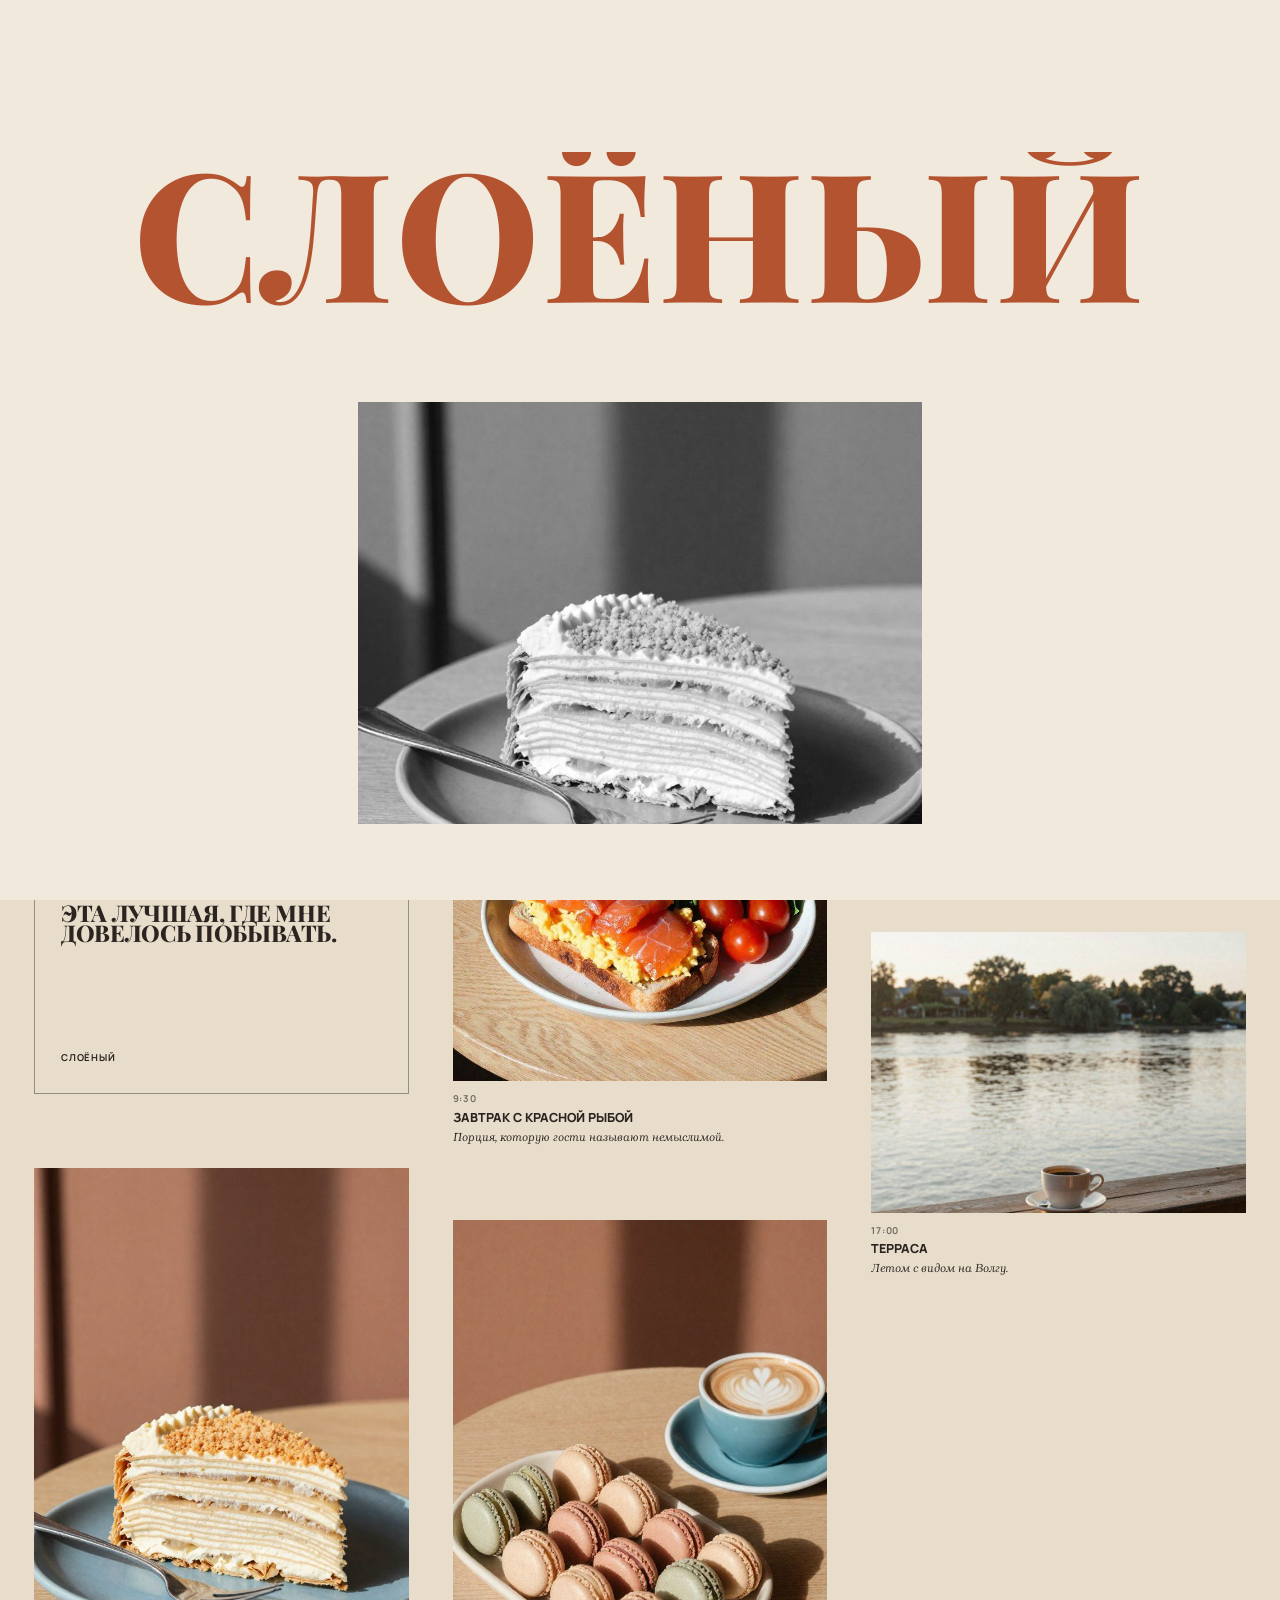
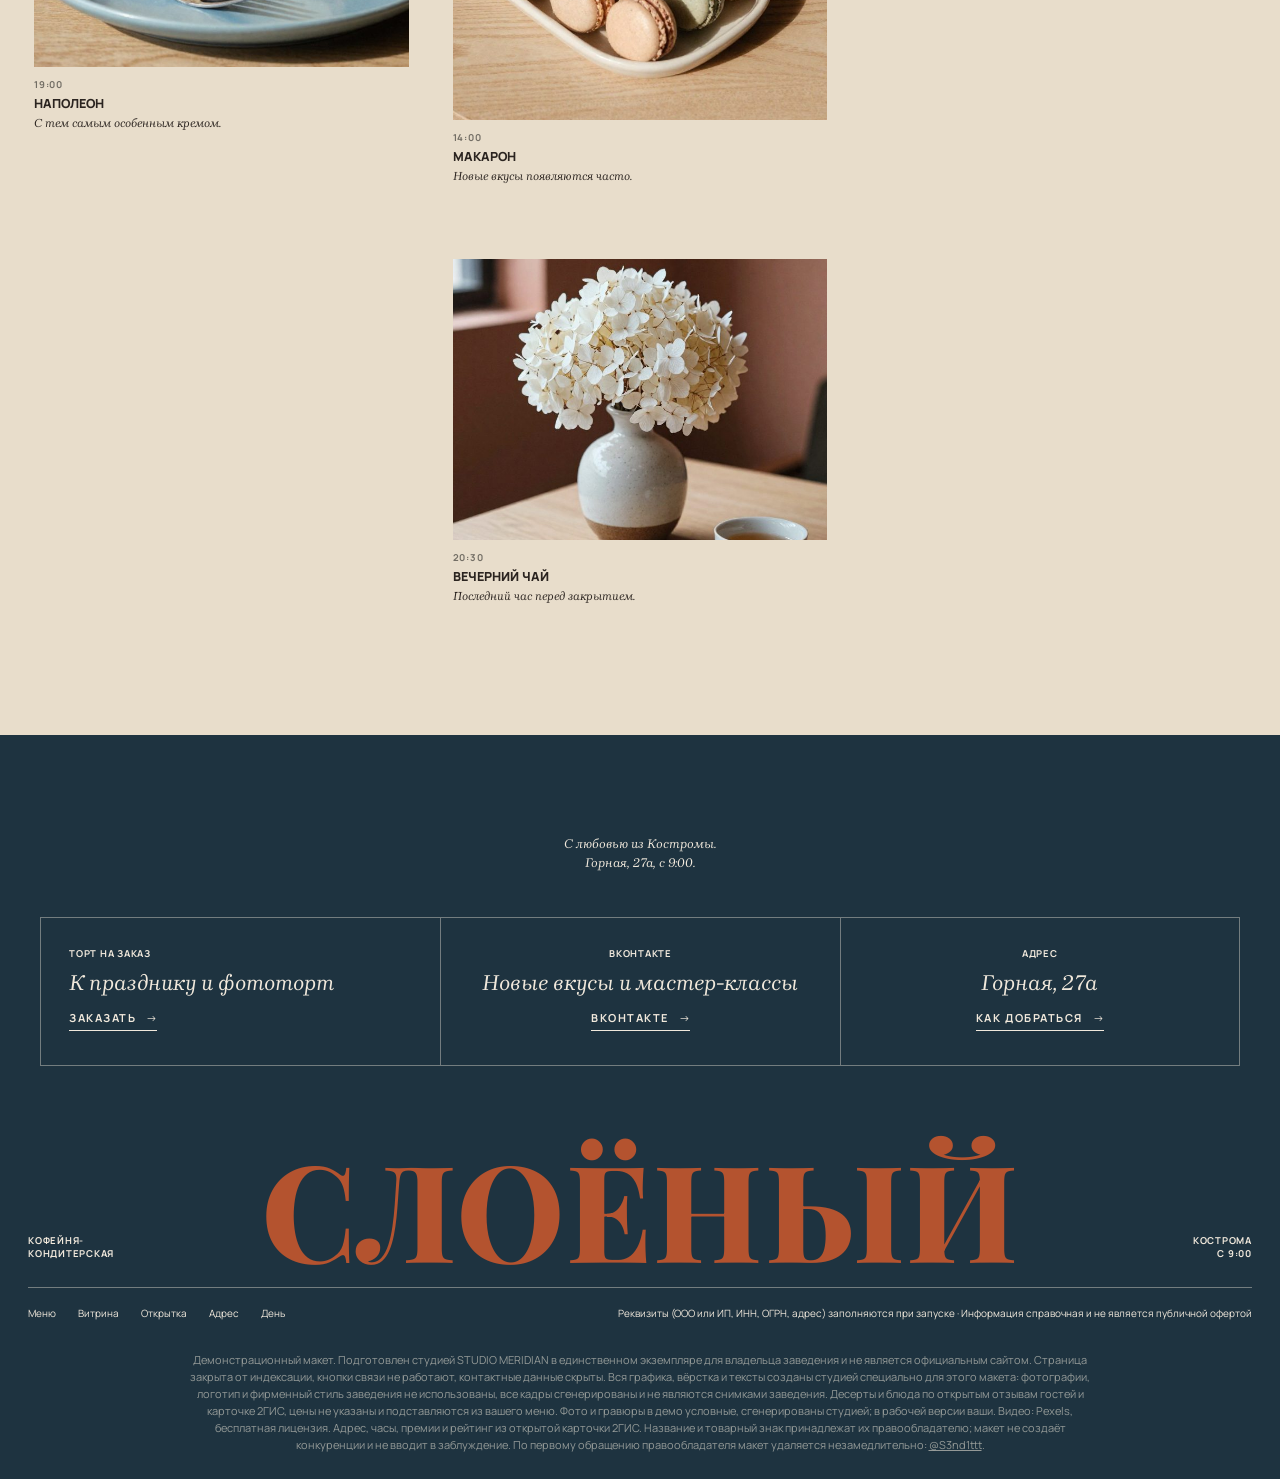
<file: den/index.html>
<!DOCTYPE html>
<html lang="ru" data-v="1" data-base="../" class="nojs" data-tone="l">
<head>
<meta charset="UTF-8">
<meta name="viewport" content="width=device-width, initial-scale=1, viewport-fit=cover">
<meta name="robots" content="noindex, nofollow">
<title>День Слоёного · Демо-макет сайта · STUDIO MERIDIAN</title>
<meta name="description" content="Один день кофейни-кондитерской Слоёный в Костроме: от завтрака с красной рыбой до вечернего наполеона.">
<meta name="theme-color" content="#F1E9DC">
<meta property="og:type" content="website">
<meta property="og:title" content="Демо-макет сайта · STUDIO MERIDIAN">
<meta property="og:description" content="Один день кофейни-кондитерской Слоёный в Костроме: от завтрака с красной рыбой до вечернего наполеона.">
<meta property="og:url" content="https://sasakolpakoh227-a11y.github.io/sloeny/den/">
<meta property="og:image" content="https://sasakolpakoh227-a11y.github.io/sloeny/img/og.jpg?v=1">
<link rel="icon" href="data:image/svg+xml,%3Csvg xmlns='http://www.w3.org/2000/svg' viewBox='0 0 40 40'%3E%3Crect width='40' height='40' rx='9' fill='%23F1E9DC'/%3E%3Cpath d='M7 26l26-8v9L7 33z' fill='%23B4532F'/%3E%3Cpath d='M7 23l26-8v2L7 25z' fill='%232B2420'/%3E%3C/svg%3E">
<link rel="preload" href="../fonts/playfair.woff2" as="font" type="font/woff2" crossorigin>
<link rel="preload" href="../fonts/manrope.woff2" as="font" type="font/woff2" crossorigin>
<link rel="preload" href="../fonts/brygada-italic.woff2" as="font" type="font/woff2" crossorigin>
<link rel="stylesheet" href="../skin.css?v=3e9a153c">
<link rel="stylesheet" href="../venue.css?v=d4095b5b">
<noscript><style>.curtain{display:none}</style></noscript>
</head>
<body>
<p class="demo-strip">Демо-макет студии MERIDIAN · не является официальным сайтом заведения</p>
<div class="curtain" aria-hidden="true"><p class="wm" style="--wn:7"><span style="--i:0">с</span><span style="--i:1">л</span><span style="--i:2">о</span><span style="--i:3">ё</span><span style="--i:4">н</span><span style="--i:5">ы</span><span style="--i:6">й</span></p><div class="pic"><div class="pi"><img src="../img/s-napoleon.jpg?v=1" alt="" decoding="async" width="896" height="1120"></div></div></div>
<div class="veil" aria-hidden="true"></div>
<header class="top">
  <nav class="nav" aria-label="Разделы"><a href="../menu/">Меню</a><a href="../#vitrina">Витрина</a><a href="../#otkrytka">Открытка</a><a href="../#adres">Адрес</a><a href="../den/" aria-current="page">День</a></nav>
  <button class="burger" type="button" aria-expanded="false" aria-controls="menu">Меню</button>
  <a class="logo" href="../" aria-label="Слоёный, на главную"><svg class="lamp" viewBox="0 0 40 40" aria-hidden="true"><path d="M6 27l28-9v10L6 34z" fill="none" stroke="currentColor" stroke-width="1.4"/><path d="M6 30.5l28-8.6M6 27V24l28-9v3" fill="none" stroke="currentColor" stroke-width="1.4"/><path d="M6 24c4-1 7-3 10-3s6-2 9-3 6-2 9-3" fill="none" stroke="currentColor" stroke-width="1.4"/></svg><span>слоёный</span></a>
  <div class="right"><span class="now" data-now></span><button type="button" data-hint="Телефон скрыт в демо. В рабочей версии кнопка сразу набирает номер.">Позвонить</button></div>
</header>
<div class="menu" id="menu" hidden><nav aria-label="Меню"><a href="../menu/">Меню</a><a href="../#vitrina">Витрина</a><a href="../#otkrytka">Открытка</a><a href="../#adres">Адрес</a><a href="../den/" aria-current="page">День</a></nav></div>
<main class="daily" data-bg="l">

  <section class="dh"><h1 class="script rv"><span class="ln"><span>День Слоёного</span></span></h1><p class="lead">С девяти утра<br>до вечернего чая.</p></section>
  <section class="mas"><div class="col"><div class="it2 w"><figure class="px"><img src="../img/s-cup.jpg?v=1" alt="" loading="lazy" decoding="async" width="1024" height="1024"></figure><div class="cap2"><span class="k">9:00</span><b>Первый капучино</b><span>Кофейня открывается, на столах живые цветы.</span></div></div><div class="qt"><p class="cap s">Эта лучшая, где мне довелось побывать.</p><p class="k">Слоёный</p></div><div class="it2 t"><figure class="px"><img src="../img/s-napoleon.jpg?v=1" alt="" loading="lazy" decoding="async" width="896" height="1120"></figure><div class="cap2"><span class="k">19:00</span><b>Наполеон</b><span>С тем самым особенным кремом.</span></div></div></div><div class="col"><div class="it2 t"><figure class="px"><img src="../img/s-breakfast.jpg?v=1" alt="" loading="lazy" decoding="async" width="896" height="1120"></figure><div class="cap2"><span class="k">9:30</span><b>Завтрак с красной рыбой</b><span>Порция, которую гости называют немыслимой.</span></div></div><div class="it2 t"><figure class="px"><img src="../img/s-macaron.jpg?v=1" alt="" loading="lazy" decoding="async" width="896" height="1120"></figure><div class="cap2"><span class="k">14:00</span><b>Макарон</b><span>Новые вкусы появляются часто.</span></div></div><div class="it2 w"><figure class="px"><img src="../img/s-flowers.jpg?v=1" alt="" loading="lazy" decoding="async" width="896" height="1120"></figure><div class="cap2"><span class="k">20:30</span><b>Вечерний чай</b><span>Последний час перед закрытием.</span></div></div></div><div class="col"><div class="it2 w"><figure class="px"><img src="../img/s-croissant.jpg?v=1" alt="" loading="lazy" decoding="async" width="896" height="1120"></figure><div class="cap2"><span class="k">11:00</span><b>Круассан</b><span>С заварным кремом, к второму кофе.</span></div></div><div class="it2 w"><figure class="px"><img src="../img/s-volga.jpg?v=1" alt="" loading="lazy" decoding="async" width="1344" height="896"></figure><div class="cap2"><span class="k">17:00</span><b>Терраса</b><span>Летом с видом на Волгу.</span></div></div></div></section>
</main>
<footer class="foot" data-bg="g">
  <p class="quote">С любовью из Костромы.<br>Горная, 27а, с 9:00.</p>
  <div class="boxes"><div class="box"><p class="k">Торт на заказ</p><p class="it">К празднику и фототорт</p><button class="btn" type="button" data-hint="В рабочей версии заказ торта: телефон или сообщение кондитеру.">Заказать</button></div><div class="box"><p class="k">ВКонтакте</p><p class="it">Новые вкусы и мастер-классы</p><button class="btn" type="button" data-hint="В рабочей версии здесь ваша группа ВКонтакте.">ВКонтакте</button></div><div class="box"><p class="k">Адрес</p><p class="it">Горная, 27а</p><a class="btn" href="../gde/">Как добраться</a></div></div>
  <div class="sig"><p class="k">Кофейня‑<br>кондитерская</p><p class="wm" aria-hidden="true" style="--wn:7">слоёный</p><p class="k r">Кострома<br>с 9:00</p></div>
  <div class="fine">
    <span><a href="../menu/">Меню</a><a href="../#vitrina">Витрина</a><a href="../#otkrytka">Открытка</a><a href="../#adres">Адрес</a><a href="../den/">День</a></span>
    <span>Реквизиты (ООО или ИП, ИНН, ОГРН, адрес) заполняются при запуске · Информация справочная и не является публичной офертой</span>
  </div>
  <p class="note">Демонстрационный макет. Подготовлен студией STUDIO MERIDIAN в единственном экземпляре для владельца заведения и не является официальным сайтом. Страница закрыта от индексации, кнопки связи не работают, контактные данные скрыты. Вся графика, вёрстка и тексты созданы студией специально для этого макета: фотографии, логотип и фирменный стиль заведения не использованы, все кадры сгенерированы и не являются снимками заведения. Десерты и блюда по открытым отзывам гостей и карточке 2ГИС, цены не указаны и подставляются из вашего меню. Фото и гравюры в демо условные, сгенерированы студией; в рабочей версии ваши. Видео: Pexels, бесплатная лицензия. Адрес, часы, премии и рейтинг из открытой карточки 2ГИС. Название и товарный знак принадлежат их правообладателю; макет не создаёт конкуренции и не вводит в заблуждение. По первому обращению правообладателя макет удаляется незамедлительно: <a href="https://t.me/S3nd1ttt" target="_blank" rel="noopener">@S3nd1ttt</a>.</p>
</footer>
<div class="toast" role="status" aria-live="polite" hidden></div>
<a class="mer-badge" href="https://t.me/S3nd1ttt" target="_blank" rel="noopener">MERIDIAN · Демо</a>
<script src="../skin.js?v=94cd19e5"></script>
<script src="../venue.js?v=b638b98e"></script>
</body>
</html>
</file>
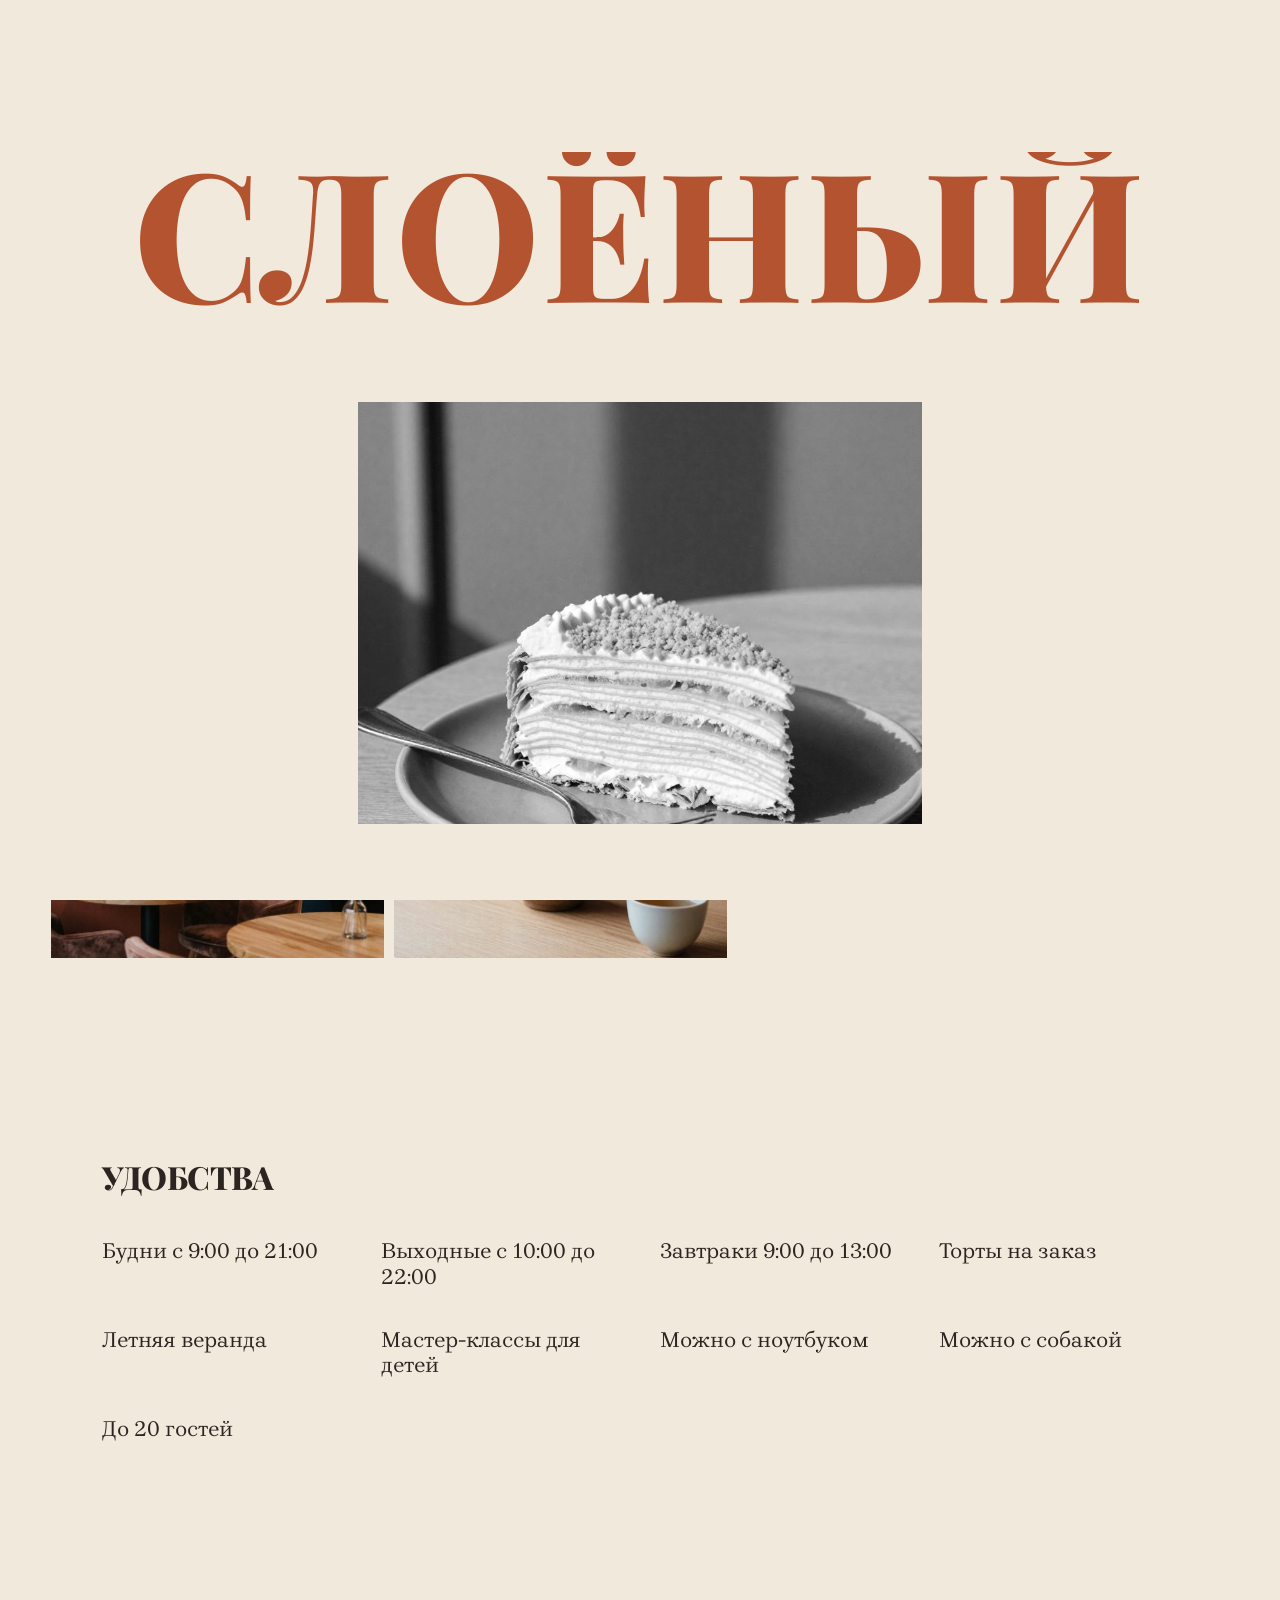
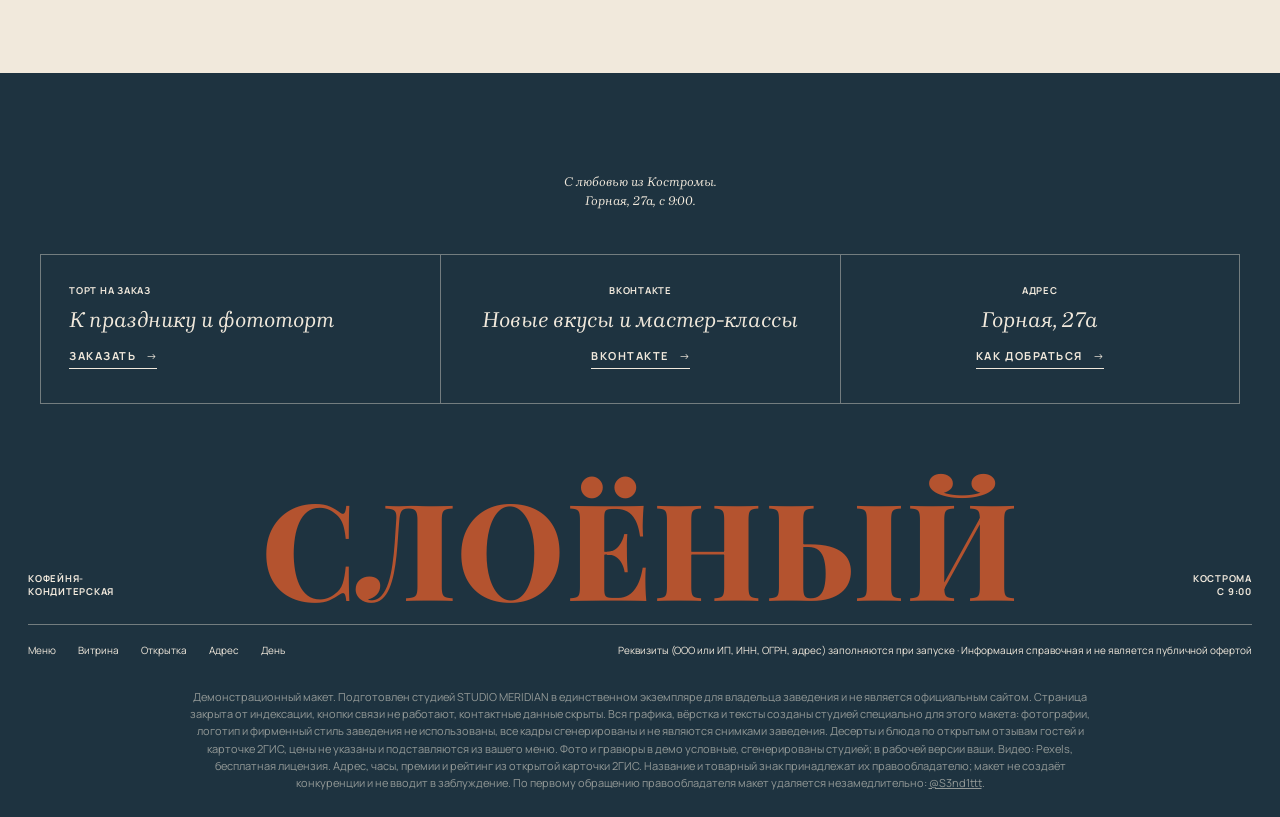
<file: gde/index.html>
<!DOCTYPE html>
<html lang="ru" data-v="1" data-base="../" class="nojs" data-tone="p">
<head>
<meta charset="UTF-8">
<meta name="viewport" content="width=device-width, initial-scale=1, viewport-fit=cover">
<meta name="robots" content="noindex, nofollow">
<title>С видом на Волгу · Демо-макет сайта · STUDIO MERIDIAN</title>
<meta name="description" content="Слоёный: Горная улица, 27а, первый этаж. Будни с 9:00 до 21:00, выходные с 10:00 до 22:00.">
<meta name="theme-color" content="#F1E9DC">
<meta property="og:type" content="website">
<meta property="og:title" content="Демо-макет сайта · STUDIO MERIDIAN">
<meta property="og:description" content="Слоёный: Горная улица, 27а, первый этаж. Будни с 9:00 до 21:00, выходные с 10:00 до 22:00.">
<meta property="og:url" content="https://sasakolpakoh227-a11y.github.io/sloeny/gde/">
<meta property="og:image" content="https://sasakolpakoh227-a11y.github.io/sloeny/img/og.jpg?v=1">
<link rel="icon" href="data:image/svg+xml,%3Csvg xmlns='http://www.w3.org/2000/svg' viewBox='0 0 40 40'%3E%3Crect width='40' height='40' rx='9' fill='%23F1E9DC'/%3E%3Cpath d='M7 26l26-8v9L7 33z' fill='%23B4532F'/%3E%3Cpath d='M7 23l26-8v2L7 25z' fill='%232B2420'/%3E%3C/svg%3E">
<link rel="preload" href="../fonts/playfair.woff2" as="font" type="font/woff2" crossorigin>
<link rel="preload" href="../fonts/manrope.woff2" as="font" type="font/woff2" crossorigin>
<link rel="preload" href="../fonts/brygada-italic.woff2" as="font" type="font/woff2" crossorigin>
<link rel="stylesheet" href="../skin.css?v=3e9a153c">
<link rel="stylesheet" href="../venue.css?v=d4095b5b">
<noscript><style>.curtain{display:none}</style></noscript>
</head>
<body>
<p class="demo-strip">Демо-макет студии MERIDIAN · не является официальным сайтом заведения</p>
<div class="curtain" aria-hidden="true"><p class="wm" style="--wn:7"><span style="--i:0">с</span><span style="--i:1">л</span><span style="--i:2">о</span><span style="--i:3">ё</span><span style="--i:4">н</span><span style="--i:5">ы</span><span style="--i:6">й</span></p><div class="pic"><div class="pi"><img src="../img/s-napoleon.jpg?v=1" alt="" decoding="async" width="896" height="1120"></div></div></div>
<div class="veil" aria-hidden="true"></div>
<header class="top">
  <nav class="nav" aria-label="Разделы"><a href="../menu/">Меню</a><a href="../#vitrina">Витрина</a><a href="../#otkrytka">Открытка</a><a href="../#adres">Адрес</a><a href="../den/">День</a></nav>
  <button class="burger" type="button" aria-expanded="false" aria-controls="menu">Меню</button>
  <a class="logo" href="../" aria-label="Слоёный, на главную"><svg class="lamp" viewBox="0 0 40 40" aria-hidden="true"><path d="M6 27l28-9v10L6 34z" fill="none" stroke="currentColor" stroke-width="1.4"/><path d="M6 30.5l28-8.6M6 27V24l28-9v3" fill="none" stroke="currentColor" stroke-width="1.4"/><path d="M6 24c4-1 7-3 10-3s6-2 9-3 6-2 9-3" fill="none" stroke="currentColor" stroke-width="1.4"/></svg><span>слоёный</span></a>
  <div class="right"><span class="now" data-now></span><button type="button" data-hint="Телефон скрыт в демо. В рабочей версии кнопка сразу набирает номер.">Позвонить</button></div>
</header>
<div class="menu" id="menu" hidden><nav aria-label="Меню"><a href="../menu/">Меню</a><a href="../#vitrina">Витрина</a><a href="../#otkrytka">Открытка</a><a href="../#adres">Адрес</a><a href="../den/">День</a></nav></div>
<main class="spots-p" data-bg="p">

  <section class="mh"><p class="kick">Кострома</p><h1 class="cap l rv"><span class="ln"><span>С видом</span></span><span class="ln"><span>на Волгу</span></span></h1></section>
  <article class="spot" id="gornaya">
    <div class="sp2"><figure class="px"><img src="../img/s-hall.jpg?v=1" alt="Горная, 27а" loading="lazy" decoding="async" width="864" height="1152"></figure><figure class="px"><img src="../img/s-flowers.jpg?v=1" alt="" loading="lazy" decoding="async" width="896" height="1120"></figure></div>
    <div class="si">
      <p class="k">Кострома, первый этаж, вид на Волгу · Премия 2ГИС: лучшая кофейня 2026, 2025 и 2023</p>
      <h2 class="cap m">Горная, 27а</h2>
      <p class="it">Горная улица, 27а, первый этаж. По будням с 9:00 до 21:00, в субботу и воскресенье с 10:00 до 22:00.</p>
      <p class="k">Пн‑пт с 9:00 до 21:00 · сб и вс с 10:00 до 22:00 · <span class="st" data-open="9" data-close="21" data-open-we="10" data-close-we="22"></span></p>
      <p class="k">4.9 в 2ГИС · 150 оценок</p>
      <button class="btn" type="button" data-hint="В рабочей версии кнопка откроет маршрут в 2ГИС или Яндекс Картах.">Маршрут</button>
    </div>
  </article>
  <section class="gives feats"><h2 class="cap m">Удобства</h2><div class="gv"><div><b>Будни с 9:00 до 21:00</b></div><div><b>Выходные с 10:00 до 22:00</b></div><div><b>Завтраки 9:00 до 13:00</b></div><div><b>Торты на заказ</b></div><div><b>Летняя веранда</b></div><div><b>Мастер-классы для детей</b></div><div><b>Можно с ноутбуком</b></div><div><b>Можно с собакой</b></div><div><b>До 20 гостей</b></div></div></section>
</main>
<footer class="foot" data-bg="g">
  <p class="quote">С любовью из Костромы.<br>Горная, 27а, с 9:00.</p>
  <div class="boxes"><div class="box"><p class="k">Торт на заказ</p><p class="it">К празднику и фототорт</p><button class="btn" type="button" data-hint="В рабочей версии заказ торта: телефон или сообщение кондитеру.">Заказать</button></div><div class="box"><p class="k">ВКонтакте</p><p class="it">Новые вкусы и мастер-классы</p><button class="btn" type="button" data-hint="В рабочей версии здесь ваша группа ВКонтакте.">ВКонтакте</button></div><div class="box"><p class="k">Адрес</p><p class="it">Горная, 27а</p><a class="btn" href="../gde/">Как добраться</a></div></div>
  <div class="sig"><p class="k">Кофейня‑<br>кондитерская</p><p class="wm" aria-hidden="true" style="--wn:7">слоёный</p><p class="k r">Кострома<br>с 9:00</p></div>
  <div class="fine">
    <span><a href="../menu/">Меню</a><a href="../#vitrina">Витрина</a><a href="../#otkrytka">Открытка</a><a href="../#adres">Адрес</a><a href="../den/">День</a></span>
    <span>Реквизиты (ООО или ИП, ИНН, ОГРН, адрес) заполняются при запуске · Информация справочная и не является публичной офертой</span>
  </div>
  <p class="note">Демонстрационный макет. Подготовлен студией STUDIO MERIDIAN в единственном экземпляре для владельца заведения и не является официальным сайтом. Страница закрыта от индексации, кнопки связи не работают, контактные данные скрыты. Вся графика, вёрстка и тексты созданы студией специально для этого макета: фотографии, логотип и фирменный стиль заведения не использованы, все кадры сгенерированы и не являются снимками заведения. Десерты и блюда по открытым отзывам гостей и карточке 2ГИС, цены не указаны и подставляются из вашего меню. Фото и гравюры в демо условные, сгенерированы студией; в рабочей версии ваши. Видео: Pexels, бесплатная лицензия. Адрес, часы, премии и рейтинг из открытой карточки 2ГИС. Название и товарный знак принадлежат их правообладателю; макет не создаёт конкуренции и не вводит в заблуждение. По первому обращению правообладателя макет удаляется незамедлительно: <a href="https://t.me/S3nd1ttt" target="_blank" rel="noopener">@S3nd1ttt</a>.</p>
</footer>
<div class="toast" role="status" aria-live="polite" hidden></div>
<a class="mer-badge" href="https://t.me/S3nd1ttt" target="_blank" rel="noopener">MERIDIAN · Демо</a>
<script src="../skin.js?v=94cd19e5"></script>
<script src="../venue.js?v=b638b98e"></script>
</body>
</html>
</file>
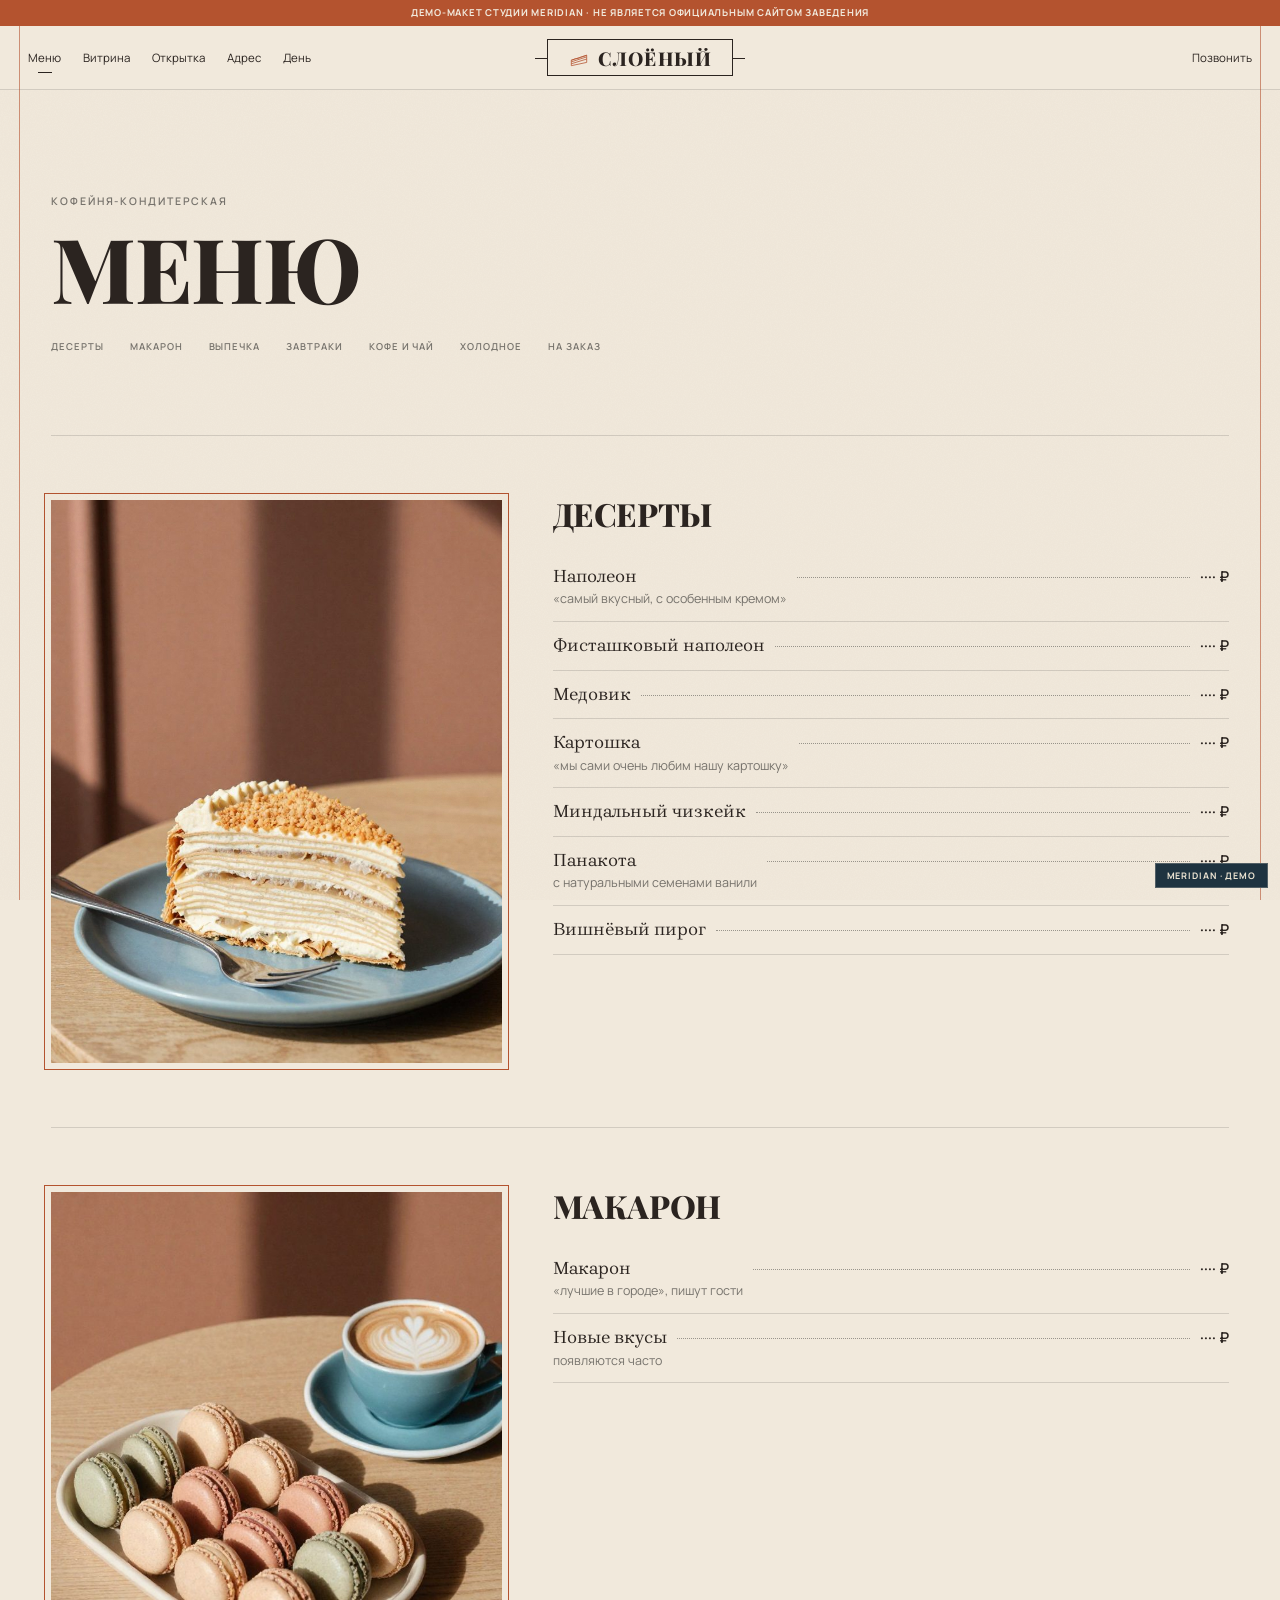
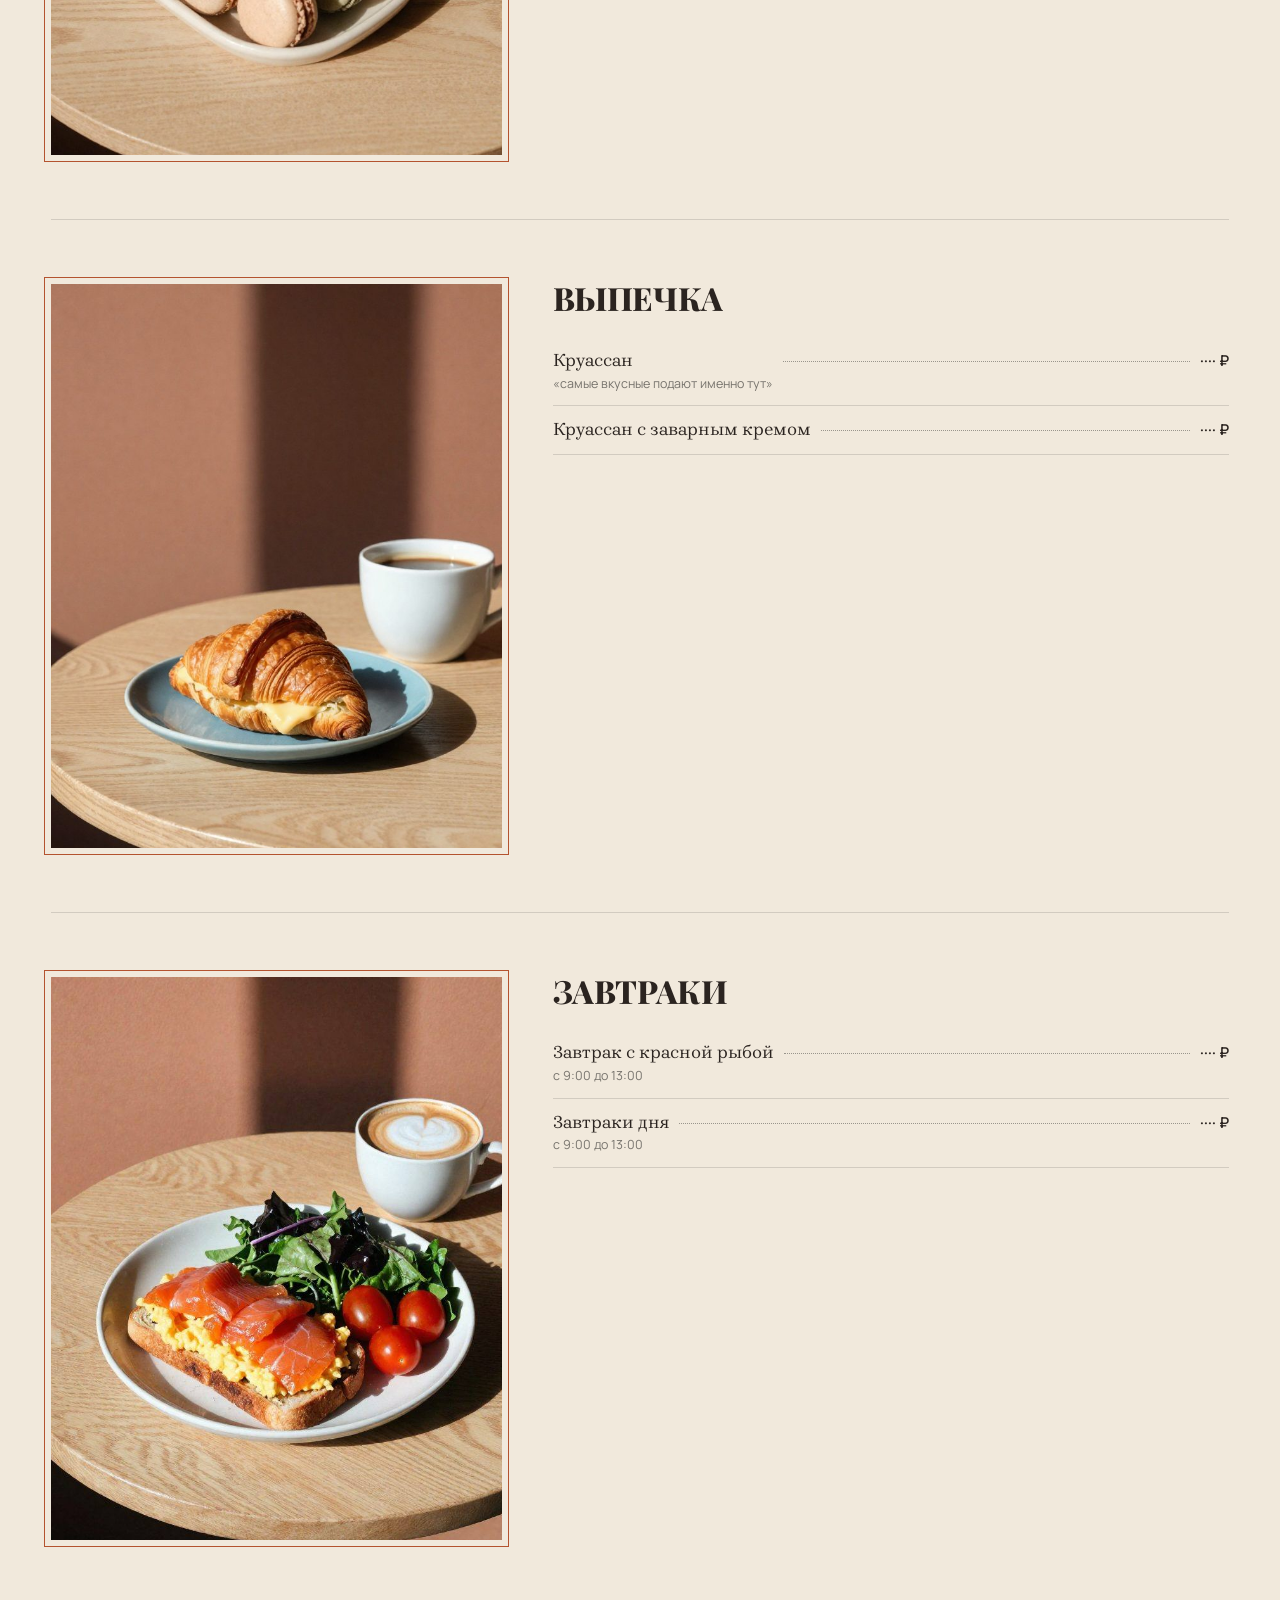
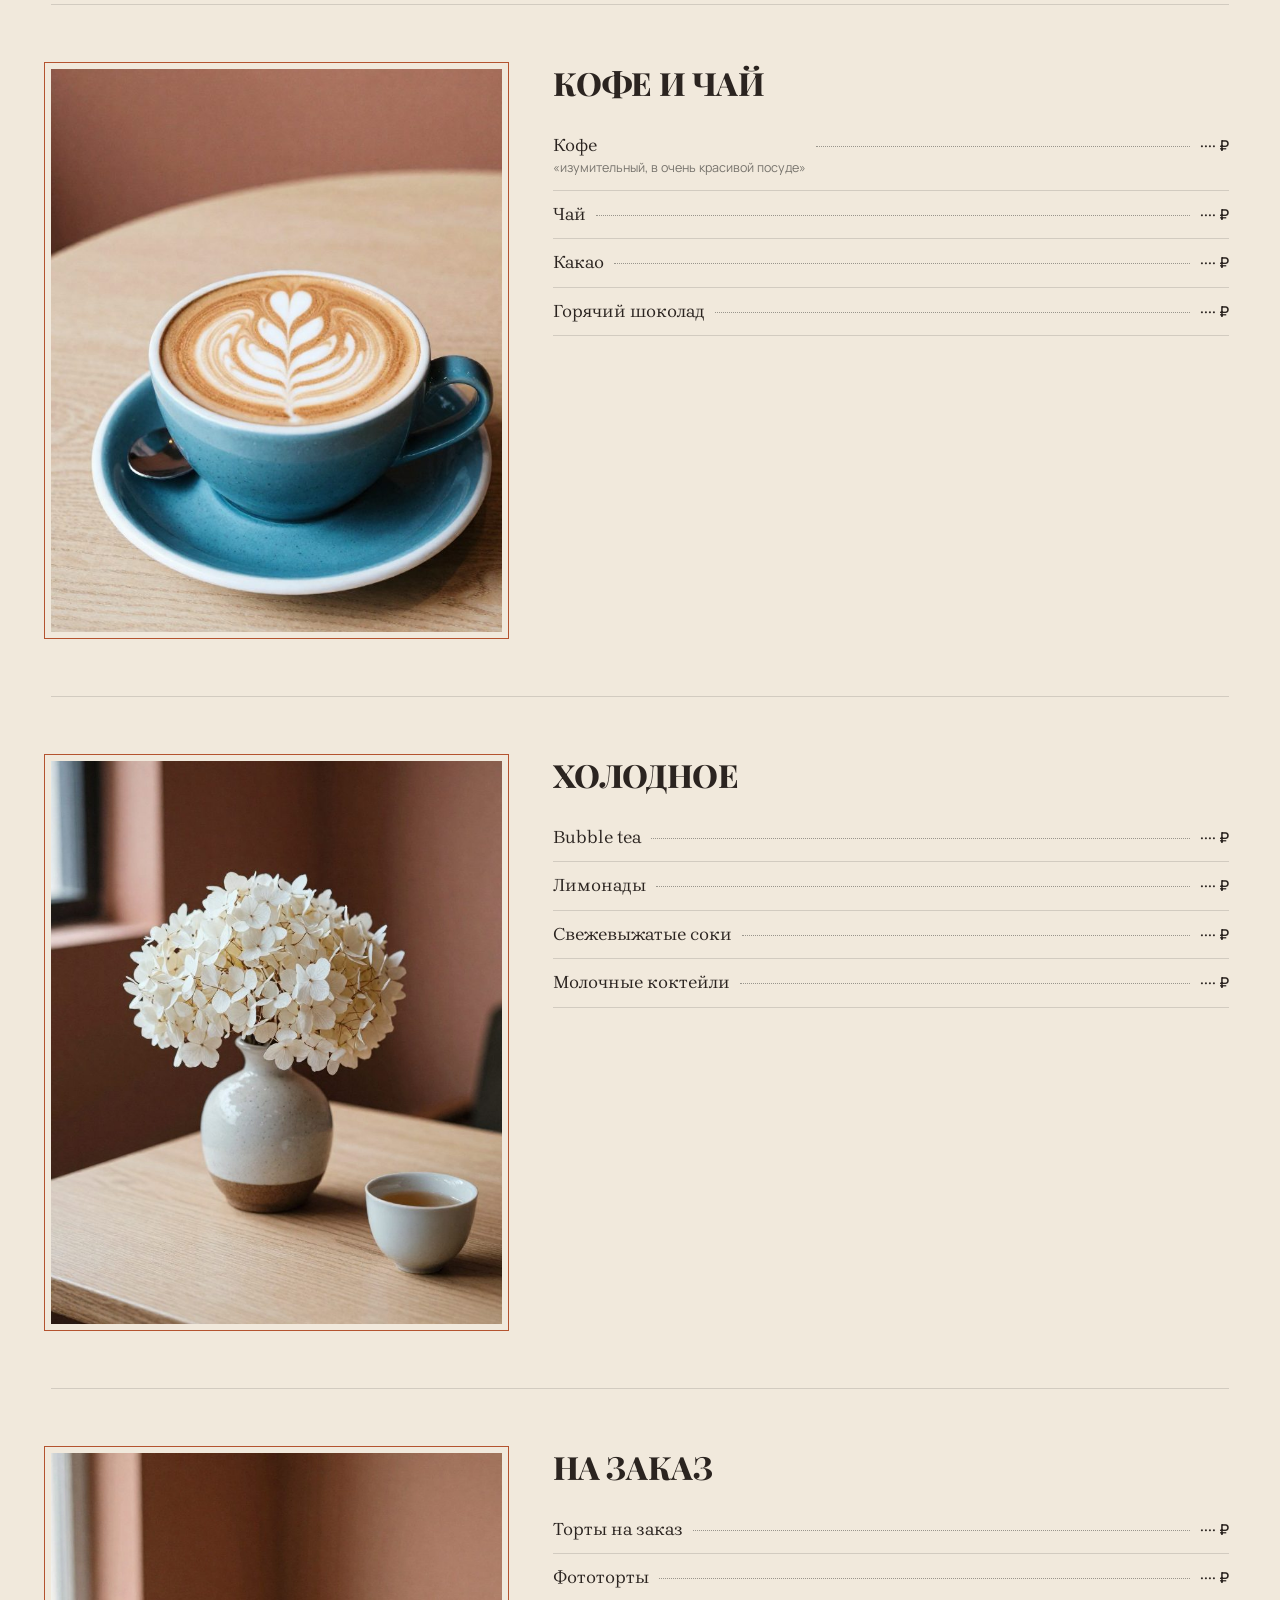
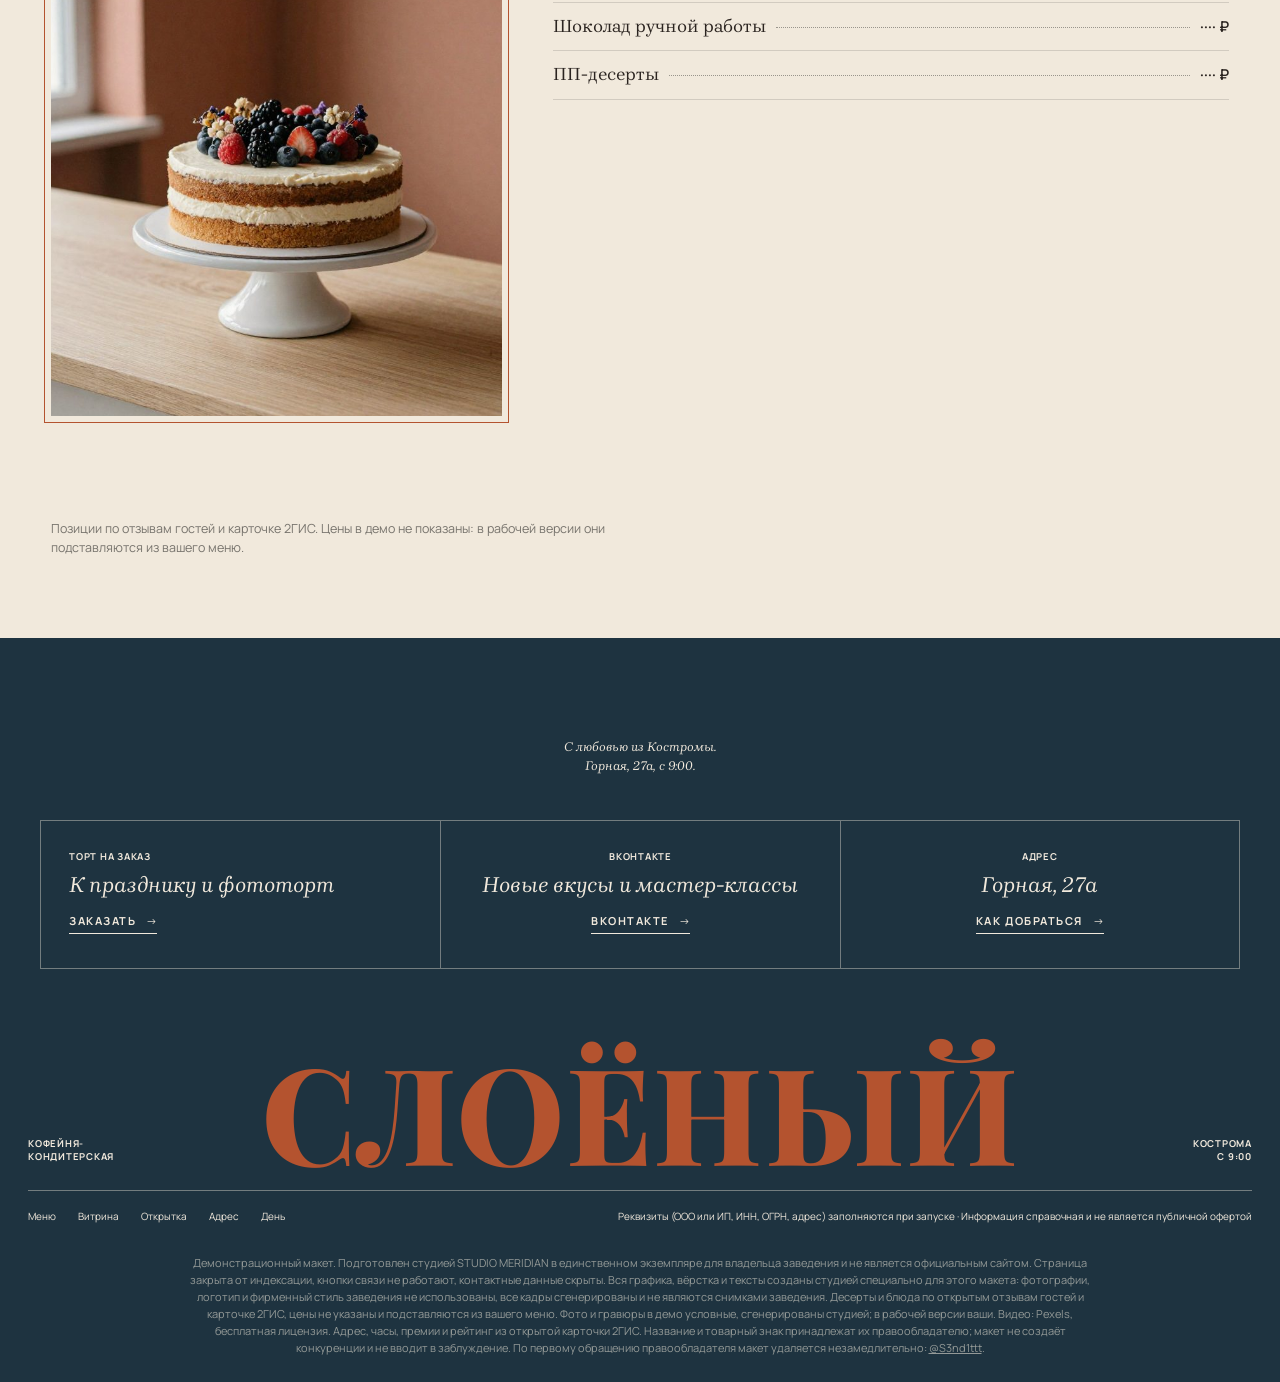
<file: menu/index.html>
<!DOCTYPE html>
<html lang="ru" data-v="1" data-base="../" class="nojs" data-tone="p">
<head>
<meta charset="UTF-8">
<meta name="viewport" content="width=device-width, initial-scale=1, viewport-fit=cover">
<meta name="robots" content="noindex, nofollow">
<title>Меню · Демо-макет сайта · STUDIO MERIDIAN</title>
<meta name="description" content="Меню Слоёного в Костроме: наполеон с особенным кремом, макарон, картошка, круассаны, завтраки, торты на заказ.">
<meta name="theme-color" content="#F1E9DC">
<meta property="og:type" content="website">
<meta property="og:title" content="Демо-макет сайта · STUDIO MERIDIAN">
<meta property="og:description" content="Меню Слоёного в Костроме: наполеон с особенным кремом, макарон, картошка, круассаны, завтраки, торты на заказ.">
<meta property="og:url" content="https://sasakolpakoh227-a11y.github.io/sloeny/menu/">
<meta property="og:image" content="https://sasakolpakoh227-a11y.github.io/sloeny/img/og.jpg?v=1">
<link rel="icon" href="data:image/svg+xml,%3Csvg xmlns='http://www.w3.org/2000/svg' viewBox='0 0 40 40'%3E%3Crect width='40' height='40' rx='9' fill='%23F1E9DC'/%3E%3Cpath d='M7 26l26-8v9L7 33z' fill='%23B4532F'/%3E%3Cpath d='M7 23l26-8v2L7 25z' fill='%232B2420'/%3E%3C/svg%3E">
<link rel="preload" href="../fonts/playfair.woff2" as="font" type="font/woff2" crossorigin>
<link rel="preload" href="../fonts/manrope.woff2" as="font" type="font/woff2" crossorigin>
<link rel="preload" href="../fonts/brygada-italic.woff2" as="font" type="font/woff2" crossorigin>
<link rel="stylesheet" href="../skin.css?v=3e9a153c">
<link rel="stylesheet" href="../venue.css?v=d4095b5b">
<noscript><style>.curtain{display:none}</style></noscript>
</head>
<body>
<p class="demo-strip">Демо-макет студии MERIDIAN · не является официальным сайтом заведения</p>
<div class="curtain" aria-hidden="true"><p class="wm" style="--wn:7"><span style="--i:0">с</span><span style="--i:1">л</span><span style="--i:2">о</span><span style="--i:3">ё</span><span style="--i:4">н</span><span style="--i:5">ы</span><span style="--i:6">й</span></p><div class="pic"><div class="pi"><img src="../img/s-napoleon.jpg?v=1" alt="" decoding="async" width="896" height="1120"></div></div></div>
<div class="veil" aria-hidden="true"></div>
<header class="top">
  <nav class="nav" aria-label="Разделы"><a href="../menu/" aria-current="page">Меню</a><a href="../#vitrina">Витрина</a><a href="../#otkrytka">Открытка</a><a href="../#adres">Адрес</a><a href="../den/">День</a></nav>
  <button class="burger" type="button" aria-expanded="false" aria-controls="menu">Меню</button>
  <a class="logo" href="../" aria-label="Слоёный, на главную"><svg class="lamp" viewBox="0 0 40 40" aria-hidden="true"><path d="M6 27l28-9v10L6 34z" fill="none" stroke="currentColor" stroke-width="1.4"/><path d="M6 30.5l28-8.6M6 27V24l28-9v3" fill="none" stroke="currentColor" stroke-width="1.4"/><path d="M6 24c4-1 7-3 10-3s6-2 9-3 6-2 9-3" fill="none" stroke="currentColor" stroke-width="1.4"/></svg><span>слоёный</span></a>
  <div class="right"><span class="now" data-now></span><button type="button" data-hint="Телефон скрыт в демо. В рабочей версии кнопка сразу набирает номер.">Позвонить</button></div>
</header>
<div class="menu" id="menu" hidden><nav aria-label="Меню"><a href="../menu/" aria-current="page">Меню</a><a href="../#vitrina">Витрина</a><a href="../#otkrytka">Открытка</a><a href="../#adres">Адрес</a><a href="../den/">День</a></nav></div>
<main class="menu-p" data-bg="p">

  <section class="mh"><p class="kick">Кофейня-кондитерская</p><h1 class="cap l rv"><span class="ln"><span>Меню</span></span></h1><nav class="mtabs" aria-label="Разделы меню"><a href="#deserty">Десерты</a><a href="#makaron">Макарон</a><a href="#vypechka">Выпечка</a><a href="#zavtrak">Завтраки</a><a href="#kofe">Кофе и чай</a><a href="#holod">Холодное</a><a href="#zakaz">На заказ</a></nav></section>
  <section class="mcat" id="deserty"><figure class="px"><img src="../img/s-napoleon.jpg?v=1" alt="Десерты" loading="lazy" decoding="async" width="896" height="1120"></figure><div><h2 class="cap m">Десерты</h2><ul class="mlist"><li><span><b>Наполеон</b><small>«самый вкусный, с особенным кремом»</small></span><i></i><em>···· ₽</em></li><li><span><b>Фисташковый наполеон</b></span><i></i><em>···· ₽</em></li><li><span><b>Медовик</b></span><i></i><em>···· ₽</em></li><li><span><b>Картошка</b><small>«мы сами очень любим нашу картошку»</small></span><i></i><em>···· ₽</em></li><li><span><b>Миндальный чизкейк</b></span><i></i><em>···· ₽</em></li><li><span><b>Панакота</b><small>с натуральными семенами ванили</small></span><i></i><em>···· ₽</em></li><li><span><b>Вишнёвый пирог</b></span><i></i><em>···· ₽</em></li></ul></div></section>
  <section class="mcat" id="makaron"><figure class="px"><img src="../img/s-macaron.jpg?v=1" alt="Макарон" loading="lazy" decoding="async" width="896" height="1120"></figure><div><h2 class="cap m">Макарон</h2><ul class="mlist"><li><span><b>Макарон</b><small>«лучшие в городе», пишут гости</small></span><i></i><em>···· ₽</em></li><li><span><b>Новые вкусы</b><small>появляются часто</small></span><i></i><em>···· ₽</em></li></ul></div></section>
  <section class="mcat" id="vypechka"><figure class="px"><img src="../img/s-croissant.jpg?v=1" alt="Выпечка" loading="lazy" decoding="async" width="896" height="1120"></figure><div><h2 class="cap m">Выпечка</h2><ul class="mlist"><li><span><b>Круассан</b><small>«самые вкусные подают именно тут»</small></span><i></i><em>···· ₽</em></li><li><span><b>Круассан с заварным кремом</b></span><i></i><em>···· ₽</em></li></ul></div></section>
  <section class="mcat" id="zavtrak"><figure class="px"><img src="../img/s-breakfast.jpg?v=1" alt="Завтраки" loading="lazy" decoding="async" width="896" height="1120"></figure><div><h2 class="cap m">Завтраки</h2><ul class="mlist"><li><span><b>Завтрак с красной рыбой</b><small>с 9:00 до 13:00</small></span><i></i><em>···· ₽</em></li><li><span><b>Завтраки дня</b><small>с 9:00 до 13:00</small></span><i></i><em>···· ₽</em></li></ul></div></section>
  <section class="mcat" id="kofe"><figure class="px"><img src="../img/s-cup.jpg?v=1" alt="Кофе и чай" loading="lazy" decoding="async" width="1024" height="1024"></figure><div><h2 class="cap m">Кофе и чай</h2><ul class="mlist"><li><span><b>Кофе</b><small>«изумительный, в очень красивой посуде»</small></span><i></i><em>···· ₽</em></li><li><span><b>Чай</b></span><i></i><em>···· ₽</em></li><li><span><b>Какао</b></span><i></i><em>···· ₽</em></li><li><span><b>Горячий шоколад</b></span><i></i><em>···· ₽</em></li></ul></div></section>
  <section class="mcat" id="holod"><figure class="px"><img src="../img/s-flowers.jpg?v=1" alt="Холодное" loading="lazy" decoding="async" width="896" height="1120"></figure><div><h2 class="cap m">Холодное</h2><ul class="mlist"><li><span><b>Bubble tea</b></span><i></i><em>···· ₽</em></li><li><span><b>Лимонады</b></span><i></i><em>···· ₽</em></li><li><span><b>Свежевыжатые соки</b></span><i></i><em>···· ₽</em></li><li><span><b>Молочные коктейли</b></span><i></i><em>···· ₽</em></li></ul></div></section>
  <section class="mcat" id="zakaz"><figure class="px"><img src="../img/s-cake.jpg?v=1" alt="На заказ" loading="lazy" decoding="async" width="896" height="1120"></figure><div><h2 class="cap m">На заказ</h2><ul class="mlist"><li><span><b>Торты на заказ</b></span><i></i><em>···· ₽</em></li><li><span><b>Фототорты</b></span><i></i><em>···· ₽</em></li><li><span><b>Шоколад ручной работы</b></span><i></i><em>···· ₽</em></li><li><span><b>ПП-десерты</b></span><i></i><em>···· ₽</em></li></ul></div></section>
  <p class="mnote">Позиции по отзывам гостей и карточке 2ГИС. Цены в демо не показаны: в рабочей версии они подставляются из вашего меню.</p>
</main>
<footer class="foot" data-bg="g">
  <p class="quote">С любовью из Костромы.<br>Горная, 27а, с 9:00.</p>
  <div class="boxes"><div class="box"><p class="k">Торт на заказ</p><p class="it">К празднику и фототорт</p><button class="btn" type="button" data-hint="В рабочей версии заказ торта: телефон или сообщение кондитеру.">Заказать</button></div><div class="box"><p class="k">ВКонтакте</p><p class="it">Новые вкусы и мастер-классы</p><button class="btn" type="button" data-hint="В рабочей версии здесь ваша группа ВКонтакте.">ВКонтакте</button></div><div class="box"><p class="k">Адрес</p><p class="it">Горная, 27а</p><a class="btn" href="../gde/">Как добраться</a></div></div>
  <div class="sig"><p class="k">Кофейня‑<br>кондитерская</p><p class="wm" aria-hidden="true" style="--wn:7">слоёный</p><p class="k r">Кострома<br>с 9:00</p></div>
  <div class="fine">
    <span><a href="../menu/">Меню</a><a href="../#vitrina">Витрина</a><a href="../#otkrytka">Открытка</a><a href="../#adres">Адрес</a><a href="../den/">День</a></span>
    <span>Реквизиты (ООО или ИП, ИНН, ОГРН, адрес) заполняются при запуске · Информация справочная и не является публичной офертой</span>
  </div>
  <p class="note">Демонстрационный макет. Подготовлен студией STUDIO MERIDIAN в единственном экземпляре для владельца заведения и не является официальным сайтом. Страница закрыта от индексации, кнопки связи не работают, контактные данные скрыты. Вся графика, вёрстка и тексты созданы студией специально для этого макета: фотографии, логотип и фирменный стиль заведения не использованы, все кадры сгенерированы и не являются снимками заведения. Десерты и блюда по открытым отзывам гостей и карточке 2ГИС, цены не указаны и подставляются из вашего меню. Фото и гравюры в демо условные, сгенерированы студией; в рабочей версии ваши. Видео: Pexels, бесплатная лицензия. Адрес, часы, премии и рейтинг из открытой карточки 2ГИС. Название и товарный знак принадлежат их правообладателю; макет не создаёт конкуренции и не вводит в заблуждение. По первому обращению правообладателя макет удаляется незамедлительно: <a href="https://t.me/S3nd1ttt" target="_blank" rel="noopener">@S3nd1ttt</a>.</p>
</footer>
<div class="toast" role="status" aria-live="polite" hidden></div>
<a class="mer-badge" href="https://t.me/S3nd1ttt" target="_blank" rel="noopener">MERIDIAN · Демо</a>
<script src="../skin.js?v=94cd19e5"></script>
<script src="../venue.js?v=b638b98e"></script>
</body>
</html>
</file>
<file: skin.css>
/* DEMOKIT, кожа MAISON: каркас MAISON CAFÉ (шрифты Manrope и Brygada 1918, SIL OFL) для демо реальным заведениям.
   Палитра и шрифты в переменных :root, заведение переопределяет их в своём venue.css. Фон меняется по разделам data-bg. */
@font-face{font-family:'MSans';src:url(fonts/manrope.woff2) format('woff2');font-weight:400 800;font-display:swap}
@font-face{font-family:'MSerif';src:url(fonts/brygada.woff2) format('woff2');font-weight:400 700;font-style:normal;font-display:swap}
@font-face{font-family:'MSerif';src:url(fonts/brygada-italic.woff2) format('woff2');font-weight:400 700;font-style:italic;font-display:swap}

:root{
  --gr:#1E1E1C;--gr2:#282826;--pa:#F1EEE7;--li:#E2DBCC;--kr:#D3BE98;--ink:#171716;--cream:#E9E3D6;--brass:#D9B26F;--acc:var(--brass);--disp:var(--sans);
  --sans:'MSans',system-ui,sans-serif;--serif:'MSerif',Georgia,serif;
  --ease:cubic-bezier(.2,.8,.2,1);--eio:cubic-bezier(.77,0,.175,1);--eo:cubic-bezier(.25,.46,.45,.94);--hd:64px;
}
html{--bg:var(--gr);--fg:var(--cream);--mut:rgba(233,227,214,.58);--line:rgba(233,227,214,.16);--line2:rgba(233,227,214,.42);--tile:#4A5A4F}
html[data-tone=p]{--bg:var(--pa);--fg:var(--ink);--mut:rgba(23,23,22,.56);--line:rgba(23,23,22,.14);--line2:rgba(23,23,22,.4);--tile:#8E8982}
html[data-tone=l]{--bg:var(--li);--fg:var(--ink);--mut:rgba(23,23,22,.56);--line:rgba(23,23,22,.15);--line2:rgba(23,23,22,.4);--tile:#8E8982}
html[data-tone=k]{--bg:var(--kr);--fg:var(--ink);--mut:rgba(23,23,22,.6);--line:rgba(23,23,22,.18);--line2:rgba(23,23,22,.45);--tile:#8E8475}
html.en .ru,html:not(.en) .en{display:none}
*,*::before,*::after{box-sizing:border-box}
html,body{overflow-x:clip}
body{margin:0;background:var(--bg);color:var(--fg);font:400 15px/1.5 var(--sans);-webkit-font-smoothing:antialiased;transition:background-color .8s var(--ease),color .8s var(--ease)}
img,video{display:block;max-width:100%;height:auto}
a{color:inherit;text-decoration:none}
button,input{font:inherit;color:inherit}
button{background:none;border:0;padding:0;cursor:pointer}
figure{margin:0}
p{margin:0}
h1{margin:0;font:inherit}
.vh{position:absolute;width:1px;height:1px;overflow:hidden;clip:rect(0 0 0 0);white-space:nowrap}
:focus-visible{outline:1px solid currentColor;outline-offset:3px}

/* ── шрифтовые роли ── */
.cap{font:800 18px/.88 var(--disp);text-transform:uppercase;letter-spacing:-.035em;margin:0}
.cap.xl{font-size:clamp(56px,8.6vw,136px)}
.cap.l{font-size:clamp(40px,5.2vw,82px)}
.cap.m{font-size:clamp(24px,2.5vw,38px);line-height:.94;letter-spacing:-.03em}
.cap.s{font-size:15px;line-height:1.05;letter-spacing:-.01em}
.cap.s2{font-size:clamp(22px,2vw,28px);line-height:.95;letter-spacing:-.02em}
.kick{font:400 20px/1.2 var(--serif);margin-bottom:14px;letter-spacing:-.01em}
.lead{font-size:14px;line-height:1.5;margin-top:28px}
.k{font:700 9.5px/1.35 var(--sans);text-transform:uppercase;letter-spacing:.08em}
.btn{display:inline-block;border:1px solid var(--line2);padding:11px 28px;font:600 9.5px/1 var(--sans);text-transform:uppercase;letter-spacing:.12em;transition:background .3s,color .3s,border-color .3s}
.btn:hover{background:var(--fg);color:var(--bg);border-color:var(--fg)}

/* ── проявление заголовков по строкам (маска) и мягкое появление ── */
.ln{display:block;overflow:hidden;padding-bottom:.13em;margin-bottom:-.13em}
.ln>span{display:block;transform:translateY(108%);transition:transform 1.1s var(--ease)}
.ln:nth-child(2)>span{transition-delay:.09s}.ln:nth-child(3)>span{transition-delay:.18s}
.rv.in .ln>span{transform:none}
.rv-f{opacity:0;transform:translateY(16px);transition:opacity 1s var(--ease) .25s,transform 1s var(--ease) .25s}
.rv-f.in{opacity:1;transform:none}
html.nojs .ln>span,html.nojs .rv-f{transform:none;opacity:1}

/* ── шторка-загрузчик: знак, снизу поднимается кадр, потом шторка уходит вверх ── */
.curtain{position:fixed;inset:0;z-index:200;background:var(--pa);color:var(--ink);display:flex;flex-direction:column;align-items:center;justify-content:center;overflow:hidden;transition:transform 1.1s var(--eio)}
.curtain .wm{font:500 clamp(84px,14vw,230px)/.86 var(--serif);letter-spacing:-.045em;position:relative;z-index:2;overflow:hidden;padding:0 .04em .12em;white-space:nowrap}
.curtain .wm span{display:inline-block;transform:translateY(110%);transition:transform 1.25s var(--eio) calc(var(--i) * 45ms)}
.curtain .pic{width:min(44vw,620px);aspect-ratio:4/3;overflow:hidden;margin-top:-.1em;transform:translateY(80vh);transition:transform 1.6s var(--eio) .2s}
.curtain .pi{width:100%;height:100%;transform:translateY(-10%) scale(1.1);transition:transform 1.6s var(--eio) .2s}
.curtain .pic img{width:100%;height:100%;object-fit:cover;filter:grayscale(1) contrast(1.05)}
html.c1 .curtain .wm span{transform:none}
html.c1 .curtain .pic{transform:translateY(18%)}
html.c1 .curtain .pi{transform:translateY(0) scale(1.1)}
html.c2 .curtain{transform:translateY(-100%)}
html.c2 .curtain .pi{transform:translateY(40%) scale(1.2)}
html.quick .curtain{background:var(--gr);color:var(--cream);transition-duration:.8s}
html.quick .curtain .pic{display:none}
html.quick .curtain .wm span{transition-duration:.7s;transition-delay:calc(var(--i) * 18ms)}
html.c3 .curtain{display:none}
/* шторка между страницами: графит опускается сверху, новая страница открывается из-под неё */
.veil{position:fixed;inset:0;z-index:190;background:var(--gr);transform:translateY(-100%);transition:transform .75s var(--eio);pointer-events:none}
html.leaving .veil{transform:none}

/* ── шапка ── */
.top{position:sticky;top:0;z-index:50;height:var(--hd);display:grid;grid-template-columns:1fr auto 1fr;align-items:center;padding:0 28px;background:var(--bg);border-bottom:1px solid var(--line);transition:background-color .8s var(--ease),transform .5s cubic-bezier(.455,.03,.515,.955)}
html.hd-up .top{transform:translateY(-101%)}
.nav{display:flex;gap:22px;font-size:11.5px}
.nav a{position:relative;padding:4px 0}
.nav a::after{content:'';position:absolute;left:50%;bottom:-3px;height:1px;width:0;background:currentColor;transform:translateX(-50%);transition:width .5s cubic-bezier(.455,.03,.515,.955)}
.nav a:hover::after{width:100%}
.nav a[aria-current]::after{width:14px}
.nav a[aria-current]:hover::after{width:100%}
.logo{font:500 33px/1 var(--serif);letter-spacing:-.035em;white-space:nowrap}
.right{display:flex;justify-content:flex-end;align-items:center;gap:18px;font-size:11.5px;white-space:nowrap}
.langs{display:flex;gap:9px}
.langs button{color:var(--mut)}
.langs button[aria-pressed=true]{color:var(--fg)}
.burger{display:none;font-size:11.5px;justify-self:start}
.menu{position:fixed;inset:var(--hd) 0 0;z-index:49;background:var(--bg);padding:30px 24px}
.menu nav{display:flex;flex-direction:column;gap:6px}
.menu a{font:800 34px/1.05 var(--sans);text-transform:uppercase;letter-spacing:-.03em}

/* ── первый экран ── */
.hero{min-height:calc(100svh - var(--hd));display:flex;flex-direction:column;align-items:center;justify-content:center;text-align:center;padding:60px 24px 90px}
.hero .lead{max-width:520px}
.hero .btn{margin-top:30px}
.hbtns{display:flex;flex-wrap:wrap;justify-content:center;gap:10px}.hbtns .btn{margin:30px 0 0 !important}

/* ── пара видео: растёт по прокрутке ── */
.duo{height:190vh;--k:0}
.duo .stick{position:sticky;top:var(--hd);height:calc(100svh - var(--hd));display:grid;place-items:center}
.duo .pair{display:grid;grid-template-columns:1fr 1fr;width:calc(54vw + 36vw * var(--k));max-width:calc((100svh - var(--hd) - 60px) * 1.7)}
.duo figure{aspect-ratio:5/6;overflow:hidden;background:var(--gr2)}
.duo img,.duo video{width:100%;height:100%;object-fit:cover}

/* ── линейки и сетка пачек ── */
.ranges{padding:130px 24px 120px;text-align:center}
.grid{display:grid;grid-template-columns:repeat(3,1fr);gap:22px;max-width:1260px;margin:56px auto 50px;text-align:left}
.card{display:block}
.card .ph{position:relative;display:block;aspect-ratio:4/5;overflow:hidden;background:var(--tile)}
.card .ph img{position:absolute;inset:0;width:100%;height:100%;object-fit:cover;transition:opacity .6s var(--ease),transform 1.2s var(--ease)}
.card .ph .alt{opacity:0}
.card:hover .ph .alt{opacity:1}
.card:hover .ph img{transform:scale(1.025)}
.card .meta{display:grid;grid-template-columns:1fr auto;gap:2px 12px;padding:14px 0 6px}
.card .meta b{font:800 12.5px/1.2 var(--sans);text-transform:uppercase;letter-spacing:-.01em}
.card .meta .pr{position:relative;font-size:10.5px;padding-bottom:2px;align-self:start}
.card .meta .pr::after{content:'';position:absolute;left:0;right:0;bottom:0;height:1px;background:currentColor;transform:scaleX(0);transform-origin:left;transition:transform .5s cubic-bezier(.455,.03,.515,.955)}
.card:hover .meta .pr::after{transform:scaleX(1)}
.card .meta small{grid-column:1/-1;font-size:11px;color:var(--mut)}
.card[hidden]{display:none}
.tabs{display:flex;flex-wrap:wrap;justify-content:center;gap:8px;margin-top:36px}
.tabs button{border:1px solid var(--line);padding:9px 16px;font:600 9.5px/1 var(--sans);text-transform:uppercase;letter-spacing:.1em}
.tabs button[aria-pressed=true]{background:var(--fg);color:var(--bg);border-color:var(--fg)}
.shop .grid{margin-top:40px}
.banner{padding:140px 24px;text-align:center}
.banner .lead{max-width:460px;margin:26px auto 0}

/* ── парящий коллаж ── */
.collage{position:relative;padding:40px 0 120px}
.fl{position:relative;height:150vh;max-width:1400px;margin:0 auto}
.fl figure{position:absolute;overflow:hidden;background:var(--gr2);will-change:transform}
.fl img{width:100%;height:100%;object-fit:cover}
.fl .c0{left:50%;top:6vh;width:min(36vw,520px);aspect-ratio:3/4;margin-left:calc(min(36vw,520px) / -2);z-index:1}
.fl .c1{left:12%;top:26vh;width:11vw;aspect-ratio:4/5;z-index:2}
.fl .c2{right:13%;top:12vh;width:10vw;aspect-ratio:3/4}
.fl .c3{left:23%;top:96vh;width:10vw;aspect-ratio:1;z-index:2}
.fl .c4{right:22%;top:104vh;width:11vw;aspect-ratio:1;z-index:2}
.fl .c5{left:6%;top:70vh;width:9vw;aspect-ratio:1}
.collage .say{text-align:center;padding:0 24px;margin-top:-8vh;position:relative;z-index:3}
.collage .say .btn{margin-top:30px}

/* ── обжарка во всю ширину ── */
.roast .wide{height:100svh;overflow:hidden;background:var(--gr2)}
.roast .wide img,.roast .wide video{width:100%;height:100%;object-fit:cover;transform:scale(var(--z,1.12));will-change:transform}

/* ── кофейни на главной ── */
.stores{padding:120px 24px 110px;text-align:center}
.rows{max-width:1400px;margin:44px auto 40px;border-top:1px solid var(--line);text-align:left}
.ex{border-bottom:1px solid var(--line);transition:background .4s}
.ex.open{background:rgba(255,255,255,.05)}
.row{display:grid;grid-template-columns:auto 1fr auto;align-items:baseline;gap:16px;width:100%;text-align:left;padding:22px 18px 18px;transition:padding .5s var(--ease)}
.row b{font:800 clamp(24px,3.6vw,54px)/.95 var(--sans);letter-spacing:-.035em;text-transform:uppercase}
.row .ad{font:400 clamp(13px,1.5vw,22px)/1.2 var(--serif);color:var(--mut)}
.row .more{display:flex;align-items:center;gap:10px;font:600 9px/1 var(--sans);text-transform:uppercase;letter-spacing:.1em;opacity:.55;transition:opacity .3s}
.row .more svg{width:22px;height:22px;border-radius:50%;transition:transform .5s var(--ease),background .5s,color .5s}
.row:hover{padding-left:28px}
.row:hover .more,.ex.open .more{opacity:1}
.row:hover .more svg{background:var(--fg);color:var(--bg)}
.ex.open .more svg{transform:rotate(45deg)}
.exb{display:grid;grid-template-rows:0fr;transition:grid-template-rows .9s cubic-bezier(.645,.045,.355,1)}
.ex.open .exb{grid-template-rows:1fr}
.exi{overflow:hidden}
.drag{display:flex;gap:16px;overflow-x:auto;scrollbar-width:none;padding:6px 18px 40px;cursor:grab;user-select:none;-webkit-user-select:none}
.drag::-webkit-scrollbar{display:none}
.drag.grabbing{cursor:grabbing}
.drag figure{flex:0 0 min(22vw,300px);aspect-ratio:2/3;overflow:hidden;background:var(--gr2)}
.drag img{width:100%;height:100%;object-fit:cover;pointer-events:none}
.drag .info{flex:0 0 260px;display:flex;flex-direction:column;justify-content:flex-end;gap:14px;padding:0 10px}
.drag .info .it{font:italic 400 22px/1.2 var(--serif)}
.drag .info .k{color:var(--mut)}
.drag .info .btn{align-self:flex-start}

/* ── плейлист: курсивная бегущая строка, обложка у курсора ── */
.playlist{padding:110px 0 120px;text-align:center;position:relative}
.mqs{margin:40px 0 44px}
.mq{overflow:hidden;white-space:nowrap}
.mqi{display:inline-block;font:italic 400 max(36px,5.4vw)/1.2 var(--serif);letter-spacing:-.02em;animation:mq 90s linear infinite}
.mq.rev .mqi{animation-direction:reverse;animation-duration:110s}
.mqs:hover .mqi{animation-play-state:paused}
.tr{padding:0 .12em;transition:color .3s}
.mqs:hover .tr{color:var(--mut)}
.mqs .tr:hover{color:var(--fg)}
@keyframes mq{to{transform:translateX(-50%)}}
.cover{position:fixed;left:0;top:0;width:200px;aspect-ratio:1;pointer-events:none;z-index:40;opacity:0;transform:translate(-50%,-50%) scale(.85);transition:opacity .25s,transform .35s var(--ease)}
.cover.on{opacity:1;transform:translate(-50%,-50%) scale(1)}
.cover img{width:100%;height:100%;object-fit:cover;box-shadow:0 18px 40px rgba(0,0,0,.35)}
.pl-note{margin-top:14px;font-size:12px;color:var(--mut)}

/* ── подвал ── */
.foot{background:var(--gr);color:var(--cream);--mut:rgba(233,227,214,.58);--line:rgba(233,227,214,.16);--line2:rgba(233,227,214,.42);padding:100px 28px 26px}
.foot .quote{text-align:center;font-size:13px;line-height:1.45}
.boxes{display:grid;grid-template-columns:repeat(3,1fr);max-width:1200px;margin:44px auto 90px;border:1px solid var(--line2)}
.box{padding:30px 28px 34px;display:flex;flex-direction:column;align-items:center;text-align:center;gap:10px}
.box+.box{border-left:1px solid var(--line2)}
.box:first-child{align-items:flex-start;text-align:left}
.box .it{font:italic 400 22px/1.15 var(--serif);margin-bottom:6px}
.mail{display:flex;width:min(260px,100%);border-bottom:1px solid var(--line2)}
.mail input{flex:1;min-width:0;background:none;border:0;padding:8px 0;font-size:12px;outline:0}
.mail input::placeholder{color:var(--mut)}
.mail button{padding:0 4px}
.said{font-size:11px;color:var(--mut)}
.foot .btn:hover{background:var(--cream);color:var(--gr);border-color:var(--cream)}
.sig{display:grid;grid-template-columns:1fr auto 1fr;align-items:end;max-width:1400px;margin:0 auto;padding-bottom:26px;border-bottom:1px solid var(--line2)}
.sig .wm{font:500 clamp(70px,10.5vw,168px)/.78 var(--serif);letter-spacing:-.05em;white-space:nowrap}
.sig .r{text-align:right}
.fine{display:flex;justify-content:space-between;gap:20px;flex-wrap:wrap;max-width:1400px;margin:18px auto 0;font-size:10px}
.fine span:first-child{display:flex;gap:22px}
.fine a:hover{text-decoration:underline}
.foot .note{max-width:1400px;margin:22px auto 0;font-size:10.5px;line-height:1.5;color:var(--mut)}
.foot .note a{text-decoration:underline}

/* ── корзина ── */
.cart{position:fixed;inset:0;z-index:120;background:rgba(10,10,9,.42);opacity:0;visibility:hidden;transition:opacity .4s,visibility .4s}
.cart.open{opacity:1;visibility:visible}
.cart .panel{position:absolute;top:0;right:0;bottom:0;width:min(440px,100%);background:var(--pa);color:var(--ink);display:flex;flex-direction:column;transform:translateX(100%);transition:transform .6s var(--ease)}
.cart.open .panel{transform:none}
.cart .hd{display:flex;justify-content:space-between;align-items:center;padding:0 24px;height:var(--hd);border-bottom:1px solid rgba(23,23,22,.14)}
.cart .x{font-size:11.5px}
.cart .body{flex:1;overflow:auto;padding:22px 24px}
.cart ul{list-style:none;margin:0;padding:0}
.cart li{display:grid;grid-template-columns:72px 1fr auto;gap:14px;align-items:center;padding:12px 0;border-bottom:1px solid rgba(23,23,22,.12)}
.cart li img{width:72px;aspect-ratio:4/5;object-fit:cover;background:#8E8982}
.cart li b{display:block;font:800 12px/1.2 var(--sans);text-transform:uppercase}
.cart li small{display:block;font-size:11px;color:rgba(23,23,22,.6);margin-top:3px}
.cart .q{display:flex;align-items:center;gap:10px;font-size:12px}
.cart .q button{width:22px;height:22px;border:1px solid rgba(23,23,22,.3)}
.cart .sum{display:flex;justify-content:space-between;margin:20px 0;font:800 13px/1 var(--sans);text-transform:uppercase}
.cart .go{display:block;text-align:center;background:var(--ink);color:var(--pa);padding:15px;font:600 10px/1 var(--sans);text-transform:uppercase;letter-spacing:.12em}
.cart .fine2{margin-top:12px;font-size:11px;color:rgba(23,23,22,.6)}
.cart .empty{text-align:center;padding-top:60px}
.cart .empty p{font:italic 400 22px/1.2 var(--serif);margin-bottom:22px}
.cart .empty .btn{border-color:rgba(23,23,22,.4)}

/* ── страница товара ── */
.pdp .buy{display:grid;grid-template-columns:minmax(0,1.62fr) minmax(320px,1fr);border-bottom:1px solid var(--line)}
.pics{display:grid;grid-template-columns:1.62fr 1fr}
.pics figure{overflow:hidden;background:var(--tile)}
.pics .a{grid-column:1/-1;aspect-ratio:1/1.02}
.pics .b,.pics .c{aspect-ratio:1/1}
.pics .c{aspect-ratio:auto}
.pics img{width:100%;height:100%;object-fit:cover}
.panel{border-left:1px solid var(--line)}
.panel .in{position:sticky;top:var(--hd);padding:36px 40px 44px}
.panel .k{color:var(--mut)}
.panel h1{margin-top:10px}
.notes{font:italic 400 15px/1.35 var(--serif);margin-top:12px}
.price{font-size:13px;margin-top:14px}
.opt{margin-top:22px}
.seg{display:flex;flex-wrap:wrap;gap:6px;margin-top:8px}
.seg button{border:1px solid var(--line);padding:8px 12px;font-size:11px}
.seg button[aria-pressed=true]{border-color:var(--fg)}
.addrow{display:grid;grid-template-columns:auto 1fr;gap:8px;margin-top:24px}
.qty{display:flex;align-items:center;border:1px solid var(--line2)}
.qty button{width:34px;height:40px}
.qty span{min-width:20px;text-align:center;font-size:12px}
.add{background:var(--fg);color:var(--bg);font:600 9.5px/1 var(--sans);text-transform:uppercase;letter-spacing:.12em;transition:opacity .3s}
.add:hover{opacity:.85}
.add.done{opacity:.6}
.pts{list-style:none;padding:0;margin:24px 0 30px}
.panel dl{margin:0}
.panel dl div{display:grid;grid-template-columns:110px 1fr;gap:14px;padding:16px 0;border-top:1px solid var(--line2)}
.panel dt{font:800 9px/1.4 var(--sans);text-transform:uppercase;letter-spacing:.06em}
.panel dd{margin:0;font-size:11.5px;line-height:1.45}
.act{display:grid;grid-template-columns:minmax(0,1.62fr) minmax(320px,1fr);border-bottom:1px solid var(--line)}
.act .cell{border-bottom:1px solid var(--line)}
.act .cell:nth-child(odd){border-right:1px solid var(--line)}
.act .circ{display:grid;place-items:center;padding:60px}
.act .circ .px{width:min(30vw,380px);aspect-ratio:1;border-radius:50%;background:var(--tile)}
.act .txt{padding:46px 40px;display:flex;flex-direction:column;justify-content:center;gap:18px}
.act .txt.c{align-items:center;text-align:center}
.act .wide2{min-height:44vh;position:relative;background:var(--tile)}
.act .wide2 .px{position:absolute;inset:0}
.act .sm{font-size:12px;max-width:260px;color:var(--mut)}
.sign{width:90px;height:52px}
.ranges.more{padding-top:110px}

/* ── кофейни: список и своя карта ── */
.find{display:grid;grid-template-columns:400px 1fr;height:calc(100svh - var(--hd))}
.find .list{padding:30px 28px;overflow:auto;border-right:1px solid var(--line)}
.find .q{width:100%;border:1px solid var(--line2);background:none;padding:12px 14px;font-size:11px;letter-spacing:.06em;text-transform:uppercase;outline:0}
.find .q::placeholder{color:var(--mut)}
.spots{list-style:none;margin:20px 0 0;padding:0}
.spots button{display:block;width:100%;text-align:left;padding:18px 0;border-bottom:1px solid var(--line)}
.spots b{display:block;font:800 13px/1.2 var(--sans);text-transform:uppercase;letter-spacing:-.01em}
.spots .ad{display:block;font:400 13px/1.3 var(--serif);margin:6px 0 4px}
.spots .k{color:var(--mut)}
.spots button[aria-current] b{text-decoration:underline;text-underline-offset:4px}
.mapbox{position:relative;overflow:hidden;background:#DCD5C6;touch-action:none;cursor:grab}
.mapbox.grab{cursor:grabbing}
.mapbox .layer{position:absolute;left:0;top:0;transform-origin:0 0}
.mapbox .layer svg{display:block}
.mapbox .zoom{position:absolute;right:16px;top:16px;z-index:3;display:flex;flex-direction:column;border:1px solid rgba(23,23,22,.3);background:var(--pa)}
.mapbox .zoom button{width:34px;height:34px;color:var(--ink)}
.mapbox .zoom button+button{border-top:1px solid rgba(23,23,22,.2)}
.mapbox .attr{position:absolute;right:10px;bottom:8px;z-index:3;font-size:9.5px;color:rgba(23,23,22,.65);background:rgba(241,238,231,.8);padding:2px 6px}
.pin{position:absolute;z-index:2;width:34px;height:34px;margin:-17px 0 0 -17px;border-radius:50%;background:var(--ink);color:var(--pa);display:grid;place-items:center;font:500 19px/1 var(--serif);box-shadow:0 0 0 3px var(--pa);transition:transform .3s var(--ease)}
.pin::before{content:'m';margin-top:-3px}
.pin i{position:absolute;left:44px;top:50%;transform:translateY(-50%);white-space:nowrap;font:800 10px/1 var(--sans);font-style:normal;text-transform:uppercase;letter-spacing:.04em;color:var(--ink);background:var(--pa);padding:6px 8px;opacity:0;transition:opacity .3s;pointer-events:none}
.pin.on{transform:scale(1.18)}
.pin.on i,.pin:hover i{opacity:1}

/* ── день сети ── */
.dh{text-align:center;padding:70px 24px 60px}
.script{font:italic 400 clamp(88px,13vw,210px)/.92 var(--serif);letter-spacing:-.03em;margin:0}
.dh .lead{margin-top:18px}
.mas{display:grid;grid-template-columns:repeat(3,1fr);gap:44px;max-width:1260px;margin:0 auto;padding:20px 24px 130px}
.mas .col{display:flex;flex-direction:column;gap:56px}
.mas .col:nth-child(2){padding-top:110px}
.mas .col:nth-child(3){padding-top:40px}
.mas .px{background:var(--tile)}
.mas .t .px{aspect-ratio:3/4}
.mas .w .px{aspect-ratio:4/3}
.mas .cap2{display:grid;gap:4px;margin-top:12px;font-size:12px;line-height:1.45}
.mas .cap2 .k{color:var(--mut)}
.mas .cap2 b{font:800 12.5px/1.2 var(--sans);text-transform:uppercase}
.qt{border:1px solid var(--line2);padding:28px 26px;display:flex;flex-direction:column;gap:22px;min-height:220px;justify-content:space-between}
.qt .cap{font-size:clamp(20px,1.8vw,26px)}

/* ── вакансии ── */
.jh{text-align:center;padding:90px 24px 70px}
.jh .big{font:400 clamp(28px,3.3vw,50px)/1.14 var(--serif);max-width:1000px;margin:22px auto 0;letter-spacing:-.015em}
.jg{display:grid;grid-template-columns:1.2fr 1fr;gap:64px;align-items:center;max-width:1240px;margin:0 auto;padding:0 24px 90px}
.jg .px{aspect-ratio:4/3;background:var(--tile)}
.jg .sm{font-size:13px;line-height:1.55;margin:16px 0 26px;max-width:420px}
.roles{list-style:none;margin:0;padding:0;border-top:1px solid var(--line2)}
.roles li{display:grid;grid-template-columns:1fr auto;gap:2px 16px;padding:14px 0;border-bottom:1px solid var(--line2)}
.roles b{font:800 13px/1.2 var(--sans);text-transform:uppercase}
.roles .ad{font:400 13px/1.3 var(--serif);grid-column:1}
.roles .k{grid-row:1/3;grid-column:2;align-self:center;color:var(--mut)}
.jbox{padding:0 24px 130px}
.jbox .frame{max-width:760px;margin:0 auto;border:1px solid var(--line2);padding:64px 24px;text-align:center;display:flex;flex-direction:column;align-items:center;gap:16px}
.jbox .it{font:italic 400 30px/1.1 var(--serif)}
.jbox .tg{font:800 20px/1.2 var(--sans);border-bottom:1px solid currentColor;padding-bottom:2px}
.jbox .k{color:var(--mut)}

/* ── о нас ── */
.about{background-image:radial-gradient(rgba(255,255,255,.035) 1px,transparent 1px);background-size:3px 3px}
.ah{position:relative;max-width:1060px;margin:0 auto;padding:130px 24px 110px}
.ah .who{position:absolute;right:24px;top:40px;text-align:right;color:var(--mut)}
.ah .big{font:400 clamp(26px,2.9vw,44px)/1.2 var(--serif);letter-spacing:-.015em}
.ah .big+.big{margin-top:.6em}
.trio{display:grid;grid-template-columns:1fr 1.25fr 1fr;gap:18px;padding:0 28px 110px;align-items:end}
.trio .px{aspect-ratio:3/4;background:var(--tile)}
.trio .tf:nth-child(2) .px{aspect-ratio:4/5}
.trio .tf .k{margin-top:10px;color:var(--mut)}
.nums{display:grid;grid-template-columns:repeat(4,1fr);border-top:1px solid var(--line);border-bottom:1px solid var(--line);margin:0 28px 110px}
.nums div{padding:34px 24px;display:flex;flex-direction:column;gap:10px}
.nums div+div{border-left:1px solid var(--line)}
.nums b{font:800 clamp(44px,5vw,76px)/.9 var(--sans);letter-spacing:-.04em}

/* ── кадры в рамках: внутри чуть больше рамки, едут при прокрутке, при появлении уменьшаются со 110 % ── */
.px{position:relative;overflow:hidden}
.px>img,.px>video{display:block;width:100%;height:100%;object-fit:cover;scale:1.26;translate:0 var(--py,0px);transition:scale 1.8s var(--eo)}
.px.in>img,.px.in>video{scale:1.14}
.pics .px>img{scale:1.08;object-position:50% 58%}
.pics .px.in>img{scale:1.03}
.duo .px>video,.duo .px>img{scale:1.08}
.duo .px.in>video,.duo .px.in>img{scale:1.02}
.sd img{scale:1.1;transition:opacity .6s var(--ease),transform 1.2s var(--ease),scale 1.6s var(--eo)}
.sd.in img{scale:1}
.cap.xxl{font-size:clamp(56px,10.3vw,190px);line-height:.82}
.btn.dark{background:var(--ink);color:var(--pa);border-color:var(--ink)}
.btn.dark:hover{background:transparent;color:var(--ink)}
.foot .fine a{position:relative}
.foot .fine a::after{content:'';position:absolute;left:0;right:0;top:calc(100% + 3px);height:1px;background:currentColor;transform:scaleX(0);transition:transform .5s cubic-bezier(.455,.03,.515,.955)}
.foot .fine a:hover{text-decoration:none}
.foot .fine a:hover::after{transform:scaleX(1)}

/* ── страница сорта: свежесть, вкус, рецепт, подписка, пара, финал, плашка ── */
.fresh{display:flex;align-items:center;gap:8px;font-size:11.5px;margin-top:10px}
.fresh i{width:7px;height:7px;border-radius:50%;background:#6E9B5C;box-shadow:0 0 0 0 rgba(110,155,92,.6);animation:pulse 2.4s infinite}
@keyframes pulse{70%{box-shadow:0 0 0 7px rgba(110,155,92,0)}100%{box-shadow:0 0 0 0 rgba(110,155,92,0)}}
.bars{display:grid;gap:7px;margin-top:20px}
.bar{display:grid;grid-template-columns:96px 1fr;align-items:center}
.bar .k{color:var(--mut)}
.bar .dots{display:flex;gap:4px}
.bar i{width:22px;height:4px;background:var(--line);transition:background .6s}
.bar i.on{background:var(--fg)}
.rc{font:italic 400 13.5px/1.4 var(--serif);margin-top:10px;padding-left:12px;border-left:1px solid var(--line2)}
.seg b{font-weight:800;margin-left:4px}
.add{position:relative;overflow:hidden}
.add .t2{position:absolute;inset:0;display:grid;place-items:center;transform:translateY(100%);transition:transform .5s var(--eio)}
.add .t1{display:block;transition:transform .5s var(--eio)}
.add.done .t1{transform:translateY(-140%)}
.add.done .t2{transform:none}
.pairl{display:grid;gap:4px;margin-top:6px;padding:16px 0 0;border-top:1px solid var(--line2)}
.pairl .k{color:var(--mut)}
.pairl b{font:800 13px/1.2 var(--sans);text-transform:uppercase}
.pairl small{font-size:11.5px;color:var(--mut)}
.pairl:hover b{text-decoration:underline;text-underline-offset:3px}
.closing{text-align:center;padding:130px 24px 140px;border-top:1px solid var(--line)}
.closing .big{font:400 clamp(26px,3vw,46px)/1.2 var(--serif);letter-spacing:-.015em;max-width:1000px;margin:0 auto 34px}
.pwrap{position:relative;min-width:0}
.gdots{display:none}
.mbar{display:none}
[data-cart] .bump{display:inline-block;animation:bump .5s var(--ease)}
@keyframes bump{40%{transform:scale(1.5)}}

/* ── корзина: порог доставки, подписка, пара ── */
.cart .ship{margin:4px 0 18px;font-size:11.5px}
.cart .ship .tr2{height:3px;background:rgba(23,23,22,.12);margin-top:8px;overflow:hidden}
.cart .ship .tr2 i{display:block;height:100%;background:var(--ink);transition:width .6s var(--ease)}
.cart li small em{font-style:normal;color:#6E8B5C}
.cart .sugg{display:grid;grid-template-columns:56px 1fr auto;gap:12px;align-items:center;margin:18px 0 6px;padding:12px;border:1px solid rgba(23,23,22,.14)}
.cart .sugg img{width:56px;aspect-ratio:4/5;object-fit:cover;background:#8E8982}
.cart .sugg b{display:block;font:800 11px/1.2 var(--sans);text-transform:uppercase}
.cart .sugg small{font-size:11px;color:rgba(23,23,22,.6)}
.cart .sugg button{border:1px solid rgba(23,23,22,.4);padding:8px 10px;font:600 9px/1 var(--sans);text-transform:uppercase;letter-spacing:.08em}
.cart .sumrow{display:flex;justify-content:space-between;font-size:12px;margin-top:6px}

/* ── кофейни: под выбранной три кадра ── */
.spots .sx{display:none;padding:0 0 18px}
.spots li.on .sx{display:block;animation:fin .6s var(--ease)}
.spots .sx .it{font:italic 400 15px/1.3 var(--serif);margin-bottom:10px}
.spots .th{display:grid;grid-template-columns:repeat(3,1fr);gap:6px}
.spots .th img{width:100%;aspect-ratio:3/4;object-fit:cover;background:var(--tile)}
@keyframes fin{from{opacity:0;transform:translateY(8px)}}

/* ── сотрудничество ── */
.ch{text-align:center;padding:110px 24px 70px}
.ch .big{font:400 clamp(24px,2.6vw,40px)/1.2 var(--serif);max-width:860px;margin:26px auto 0}
.dirs{max-width:1240px;margin:0 auto;padding:0 24px 60px;display:grid;gap:70px}
.dir{display:grid;grid-template-columns:1fr 1fr;gap:60px;align-items:center}
.dir:nth-child(even) .px{order:2}
.dir .px{aspect-ratio:4/3;background:var(--tile)}
.dir .k{color:var(--mut);margin-bottom:12px}
.dir .sm{font-size:13.5px;line-height:1.55;margin-top:18px;max-width:420px}
.partners{text-align:center;padding:60px 24px 90px}
.partners .pl{font:italic 400 clamp(24px,3vw,44px)/1.35 var(--serif);max-width:1100px;margin:18px auto 0}
.partners .note2{font-size:11px;color:var(--mut);margin-top:14px}
.collab .jbox .btn{margin-top:10px}

/* ── 404 ── */
.nf{min-height:calc(100svh - var(--hd));display:flex;flex-direction:column;align-items:center;justify-content:center;text-align:center;padding:60px 24px}
.nf .btn{margin-top:30px}

/* ── телефон и планшет ── */
@media (max-width:900px){
  :root{--hd:58px}
  .top{padding:0 18px}
  .nav{display:none}
  .burger{display:block}
  .logo{font-size:25px}
  .right{gap:10px}
  .grid{grid-template-columns:1fr 1fr;gap:14px}
  .duo{height:150vh}
  .duo .pair{width:calc(84vw + 10vw * var(--k))}
  .fl{height:120vh}
  .fl .c0{width:62vw;margin-left:-31vw}
  .fl .c1,.fl .c2,.fl .c3,.fl .c4,.fl .c5{width:22vw}
  .fl .c1{left:3%}.fl .c2{right:3%}.fl .c5{display:none}
  .boxes{grid-template-columns:1fr}
  .box+.box{border-left:0;border-top:1px solid var(--line2)}
  .box:first-child{align-items:center;text-align:center}
  .sig{grid-template-columns:1fr}
  .sig .k{display:none}
  .sig .wm{text-align:center;font-size:19vw}
  .pdp .buy,.act{grid-template-columns:1fr}
  .panel{border-left:0}
  .panel .in{position:static;padding:30px 20px 40px}
  .act .cell:nth-child(odd){border-right:0}
  .act .circ .px{width:70vw}
  .find{grid-template-columns:1fr;height:auto}
  .find .list{border-right:0;order:2}
  .mapbox{height:62svh}
  .mas{grid-template-columns:1fr;gap:44px}
  .mas .col{gap:44px}
  .mas .col:nth-child(n){padding-top:0}
  .jg{grid-template-columns:1fr;gap:34px}
  .ah{padding-top:110px}
  .ah .who{top:30px}
  .trio{grid-template-columns:1fr 1fr}
  .trio .tf:nth-child(3){display:none}
  .nums{grid-template-columns:1fr 1fr}
  .nums div:nth-child(3){border-left:0}
  .nums div:nth-child(n+3){border-top:1px solid var(--line)}
  .row{grid-template-columns:1fr;gap:4px}
  .row .more{display:none}
}
@media (max-width:520px){
  .top{padding:0 14px}
  .logo{font-size:22px}
  .right [data-cart] .ru,.right [data-cart] .en{display:none}
  .right [data-cart]::before{content:'';display:inline-block;width:11px;height:12px;margin-right:3px;vertical-align:-1px;border:1.2px solid currentColor;border-radius:1px 1px 2px 2px}
  .grid{grid-template-columns:1fr}
  .ranges{padding:100px 18px 90px}
}
@media (prefers-reduced-motion:reduce){
  .mqi{animation:none}
  .ln>span,.rv-f{transition:none;transform:none;opacity:1}
}

/* ── телефон: листание фото пальцем и липкая плашка покупки ── */
@media (max-width:900px){
  .pics{display:flex;overflow-x:auto;scroll-snap-type:x mandatory;scrollbar-width:none;position:relative}
  .pics::-webkit-scrollbar{display:none}
  .pics .px{flex:0 0 100%;aspect-ratio:4/5!important;scroll-snap-align:start}
  .gdots{display:flex;gap:6px;position:absolute;left:50%;bottom:16px;transform:translateX(-50%);z-index:2}
  .gdots i{width:6px;height:6px;border-radius:50%;background:rgba(255,255,255,.5)}
  .gdots i.on{background:#fff}
  .mbar{display:flex;position:fixed;left:10px;right:10px;bottom:64px;z-index:60;align-items:center;justify-content:space-between;gap:12px;padding:10px 10px 10px 16px;background:var(--pa);color:var(--ink);box-shadow:0 10px 30px rgba(0,0,0,.25);transform:translateY(140%);transition:transform .5s var(--ease)}
  .mbar.show{transform:none}
  .mbar b{display:block;font:800 12px/1.2 var(--sans);text-transform:uppercase}
  .mbar small{font-size:11px}
  .mbar .add{background:var(--ink);color:var(--pa);padding:13px 18px}
  .drag figure{flex-basis:62vw}
  .drag .info{flex-basis:70vw}
  .row{padding:18px 4px 14px}
  .row:hover{padding-left:4px}
  .dir{grid-template-columns:1fr;gap:24px}
  .dir:nth-child(even) .px{order:0}
  .bar{grid-template-columns:86px 1fr}
}

/* ── добавлено для «Лампы Грина» ── */
.demo-strip{position:relative;z-index:60;margin:0;padding:7px 16px;background:var(--brass);color:#151A16;font:700 9.5px/1.3 var(--sans);text-transform:uppercase;letter-spacing:.08em;text-align:center}
.logo{display:inline-flex;align-items:center;gap:8px}
.logo .lamp{width:22px;height:22px;flex:none;color:var(--brass)}
.right .now{color:var(--mut)}
.hero .award{margin-top:22px;font:700 9.5px/1.3 var(--sans);text-transform:uppercase;letter-spacing:.12em;color:var(--brass)}
.st{white-space:nowrap}
.st.on{color:#7FB08E}.st.off{color:var(--mut)}
.st::before{content:'';display:inline-block;width:6px;height:6px;border-radius:50%;background:currentColor;margin-right:6px;vertical-align:1px}
.polka{padding:clamp(80px,12vw,160px) 0 clamp(60px,8vw,110px)}
.polka .pg{display:grid;gap:clamp(28px,5vw,80px);padding:0 clamp(16px,4vw,56px);align-items:center;grid-template-columns:minmax(0,1fr)}
@media(min-width:860px){.polka .pg{grid-template-columns:minmax(0,1fr) minmax(0,1.1fr)}}
.polka .lead{max-width:520px;font-size:15px}
.engs{display:flex;gap:clamp(16px,3vw,40px);align-items:flex-end;justify-content:center}
.engs .eng{width:auto;max-height:clamp(150px,22vw,280px);mix-blend-mode:multiply}
.polka .mqs{margin-top:clamp(50px,7vw,90px)}
.polka .tr{font:400 clamp(30px,4.4vw,64px)/1.1 var(--serif);font-style:italic}
.gives{padding:clamp(80px,11vw,150px) clamp(16px,4vw,56px)}
.gives .gv{display:grid;gap:28px 40px;margin-top:48px;grid-template-columns:repeat(auto-fit,minmax(min(100%,220px),1fr))}
.gives .gv b{display:block;font:400 22px/1.15 var(--serif);margin-bottom:10px}
.gives .gv p{font-size:14px;color:var(--mut)}
.menu-p,.spots-p{padding:calc(var(--hd) + 40px) clamp(16px,4vw,56px) 80px}
.mh{margin-bottom:clamp(40px,6vw,80px)}
.mtabs{display:flex;flex-wrap:wrap;gap:8px;margin-top:28px}
.mtabs a{border:1px solid var(--line2);padding:9px 16px;font:600 9.5px/1 var(--sans);text-transform:uppercase;letter-spacing:.1em;transition:background .3s,color .3s}
.mtabs a:hover{background:var(--fg);color:var(--bg)}
.mcat{display:grid;gap:clamp(20px,4vw,64px);padding:clamp(36px,5vw,64px) 0;border-top:1px solid var(--line);grid-template-columns:minmax(0,1fr);scroll-margin-top:calc(var(--hd) + 20px)}
@media(min-width:860px){.mcat{grid-template-columns:minmax(0,.8fr) minmax(0,1.2fr);align-items:start}.mcat .px{position:sticky;top:calc(var(--hd) + 20px)}}
.mcat .px{aspect-ratio:4/5;overflow:hidden}
.mcat .px img{width:100%;height:100%;object-fit:cover}
.mlist{list-style:none;margin:24px 0 0;padding:0}
.mlist li{display:flex;align-items:baseline;gap:10px;padding:12px 0;border-bottom:1px solid var(--line)}
.mlist li>span{min-width:0}
.mlist b{font:400 18px/1.25 var(--serif)}
.mlist small{display:block;color:var(--mut);font-size:12.5px;margin-top:2px}
.mlist i{flex:1;border-bottom:1px dotted var(--line2);transform:translateY(-4px);min-width:16px}
.mlist em{font-style:normal;font-weight:600;white-space:nowrap}
.mnote{margin-top:40px;font-size:12.5px;color:var(--mut);max-width:640px}
.spot{display:grid;gap:clamp(20px,4vw,56px);padding:clamp(36px,5vw,64px) 0;border-top:1px solid var(--line);grid-template-columns:minmax(0,1fr);scroll-margin-top:calc(var(--hd) + 20px)}
@media(min-width:860px){.spot{grid-template-columns:minmax(0,1.2fr) minmax(0,.8fr);align-items:center}}
.sp2{display:grid;grid-template-columns:1fr 1fr;gap:10px}
.sp2 .px{aspect-ratio:4/5;overflow:hidden}.sp2 img{width:100%;height:100%;object-fit:cover}
.si .cap{margin:12px 0 16px}.si .it{font:400 19px/1.35 var(--serif);margin-bottom:18px}.si .k{margin-top:8px}.si .btn{margin-top:26px}
.toast{position:fixed;left:50%;bottom:24px;transform:translateX(-50%);z-index:90;max-width:min(92vw,420px);padding:14px 18px;background:var(--brass);color:#151A16;font-size:13.5px;line-height:1.4;box-shadow:0 10px 30px rgba(0,0,0,.25)}
.mer-badge{position:fixed;right:12px;bottom:12px;z-index:80;padding:7px 11px;background:#151A16;color:#ECE4D2;font:700 9px/1 var(--sans);letter-spacing:.1em;text-transform:uppercase;border:1px solid rgba(236,228,210,.25)}
.foot .note{max-width:900px;margin:30px auto 0;font-size:11px;line-height:1.55;color:var(--mut);text-align:center}
.stores .info .btn{color:var(--fg);border-color:var(--line2)}
.engs:empty{display:none}
@media(max-width:760px){
  .right .now,.logo .lamp{display:none}
  .right [data-hint]{font-size:0}
  .right [data-hint]::after{content:var(--call-label,'Связаться');font-size:11.5px}
}

/* ── доска сортов (лоты с букетом и оценкой) ── */
.board{padding:clamp(80px,11vw,150px) clamp(16px,4vw,56px)}
.board .flt{display:flex;flex-wrap:wrap;gap:8px;margin:28px 0 36px}
.board .flt button{border:1px solid var(--line2);padding:9px 16px;font:600 9.5px/1 var(--sans);text-transform:uppercase;letter-spacing:.1em}
.board .flt button[aria-pressed=true]{background:var(--fg);color:var(--bg)}
.lots{display:grid;gap:14px;grid-template-columns:repeat(auto-fill,minmax(min(100%,260px),1fr))}
.lot{position:relative;overflow:hidden;padding:22px 20px 20px;background:var(--lot-bg,rgba(255,255,255,.55));border-radius:var(--lot-r,18px);min-width:0;transition:transform .4s var(--ease)}
.lot:hover{transform:translateY(-4px)}
.lot[hidden]{display:none}
.lot .rk{font:700 9.5px/1.3 var(--sans);text-transform:uppercase;letter-spacing:.1em;color:var(--mut)}
.lot h3{margin:10px 0 12px;font:700 18px/1.15 var(--disp)}
.lot .tags{display:flex;flex-wrap:wrap;gap:5px;margin-bottom:12px}
.lot .tags span{font-size:12px;padding:4px 9px;border-radius:99px;background:var(--tag-bg,rgba(0,0,0,.06))}
.lot .pr{font-size:12.5px;color:var(--mut)}
.lot .q{position:absolute;right:16px;top:16px;width:58px;height:58px;border-radius:50%;display:grid;place-items:center;text-align:center;background:var(--acc);color:var(--q-fg,#fff);font:800 15px/1 var(--disp)}
.lot .q small{display:block;font:700 7.5px/1 var(--sans);letter-spacing:.1em;opacity:.85;margin-top:3px}
.lot .rk,.lot h3{padding-right:66px}
.board .fn{margin-top:28px;font-size:12.5px;color:var(--mut);max-width:680px}
/* маска строки заголовка не срезает точки над Ё и кратку над Й при плотном интерлиньяже */
.ln{padding-top:.16em;margin-top:-.16em}
/* длинное название в заголовке дня («День в Щебетуне») влезает в телефон */
@media(max-width:760px){.dh .script{font-size:min(11vw,64px);overflow-wrap:anywhere}}
</file>
<file: venue.css>
@font-face{font-family:'SPlay';src:url(fonts/playfair.woff2) format('woff2');font-weight:400 900;font-style:normal;font-display:swap}
@font-face{font-family:'SPlay';src:url(fonts/playfair-italic.woff2) format('woff2');font-weight:400 900;font-style:italic;font-display:swap}
:root{--gr:#1E3340;--gr2:#172A35;--pa:#F1E9DC;--li:#E8DDCB;--kr:#C8714C;--ink:#2B2420;--cream:#F1E9DC;--brass:#E2A27A;--acc:#B4532F;
  --disp:'SPlay',Georgia,serif;--fr:clamp(8px,1.5vw,22px)}
html{--tile:#2C4654;--rule:rgba(241,233,220,.32)}
html[data-tone=p],html[data-tone=l]{--rule:rgba(180,83,47,.6)}
html[data-tone=k]{--rule:rgba(43,36,32,.45)}
/* лист: зерно бумаги и две линии по краям, как у DA LUCIA */
body::before{content:'';position:fixed;inset:0;z-index:1;pointer-events:none;mix-blend-mode:multiply;opacity:.55;
  background-image:url("data:image/svg+xml,%3Csvg xmlns='http://www.w3.org/2000/svg' width='240' height='240'%3E%3Cfilter id='n'%3E%3CfeTurbulence type='fractalNoise' baseFrequency='.85' numOctaves='3' stitchTiles='stitch'/%3E%3CfeColorMatrix values='0 0 0 0 .45 0 0 0 0 .38 0 0 0 0 .3 0 0 0 .09 0'/%3E%3C/filter%3E%3Crect width='240' height='240' filter='url(%23n)'/%3E%3C/svg%3E")}
body::after{content:'';position:fixed;top:0;bottom:0;left:var(--fr);right:var(--fr);z-index:55;pointer-events:none;border-left:1.5px solid var(--rule);border-right:1.5px solid var(--rule);transition:border-color .8s}
.demo-strip{background:var(--acc);color:var(--cream)}
.mer-badge{background:var(--gr)}
.st.on{color:#5E8F5A}
html[data-tone=g] .st.on{color:#9DC28F}
/* заголовки Playfair, остальное Maison */
.cap{font-family:var(--disp) !important;font-weight:800 !important;letter-spacing:-.015em !important;line-height:.9 !important}
.cap.l{font-size:clamp(46px,7vw,112px)}
.curtain .wm,.foot .wm{font-family:var(--disp);font-weight:800;font-style:normal;text-transform:uppercase;letter-spacing:.01em;color:var(--acc)}
.curtain .wm{font-size:min(clamp(84px,14vw,230px),calc((100vw - 32px)/(var(--wn,6)*.95)))}
.sig .wm{font-size:min(clamp(70px,10.5vw,168px),calc((100vw - 64px)/(var(--wn,6)*.95)))}
@media (max-width:900px){.sig .wm{font-size:min(19vw,calc((100vw - 64px)/(var(--wn,6)*.95)))}}
.logo{border:1.5px solid currentColor;padding:7px 20px 6px;position:relative}
.logo::before,.logo::after{content:'';position:absolute;top:50%;width:12px;height:1.5px;background:currentColor}
.logo::before{left:-13px}.logo::after{right:-13px}
.logo span{font:800 19px/1 var(--disp);text-transform:uppercase;letter-spacing:.06em}
.logo .lamp{color:var(--acc)}
/* буквица: квадрат с буквой, как в DA LUCIA */
.sl-dc::first-letter{float:left;font:800 3.1em/.82 var(--disp);padding:.13em .15em .07em;margin:.1em .16em 0 0;background:var(--ink);color:var(--pa)}
html[data-tone=g] .sl-dc::first-letter,[data-bg=k] .sl-dc::first-letter{background:var(--acc);color:var(--cream)}
[data-bg=k] .sl-dc::first-letter{background:var(--ink)}
/* двойная рамка */
.sl-frame{position:relative;margin:0;padding:10px;border:1.5px solid var(--acc)}
.sl-frame::after{content:'';position:absolute;inset:4px;border:1px solid var(--acc);pointer-events:none}
.sl-frame img{display:block;width:100%;height:100%;object-fit:cover}
/* ── шапка-газета ── */
.sl-mast{min-height:0;justify-content:flex-start;padding:clamp(26px,3.6vw,48px) clamp(28px,5vw,72px) clamp(70px,8vw,110px);text-align:left;align-items:stretch}
.sl-rule{display:flex;justify-content:space-between;gap:18px;flex-wrap:wrap;padding:10px 0;border-top:1.5px solid var(--acc);border-bottom:1px solid var(--acc);
  font:700 10.5px/1.3 var(--sans);letter-spacing:.18em;text-transform:uppercase;color:var(--acc)}
.sl-name{margin:clamp(6px,1vw,14px) calc(-1 * clamp(28px,5vw,72px)) 0;overflow:hidden;white-space:nowrap;border-bottom:1.5px solid var(--acc);padding-bottom:.06em}
.sl-mq{display:inline-flex}
.sl-mq>span{display:inline-block;padding-right:.3em;font:800 clamp(84px,15vw,240px)/1 var(--disp);text-transform:uppercase;letter-spacing:.005em;color:var(--acc);animation:slmq 46s linear infinite}
.sl-mq i{font-style:normal;font-size:.32em;vertical-align:.62em;margin:0 .32em;color:var(--ink)}
@keyframes slmq{to{transform:translateX(-100%)}}
.sl-cols{display:grid;grid-template-columns:minmax(0,1fr) minmax(0,1.25fr) minmax(0,1fr);gap:clamp(20px,3vw,48px);margin-top:clamp(26px,3vw,40px);align-items:start}
.sl-cols>*{min-width:0}
.sl-c1,.sl-c3{padding-top:6px;border-top:1px solid var(--line2)}
.sl-c1 .kick,.sl-c3 .kick{margin-top:14px}
.sl-c1 .sl-dc{font:400 17px/1.55 var(--sans);margin:0}
.sl-c1 .zst{justify-content:flex-start;margin-top:22px;font-size:14px}
.sl-hrs{margin-top:8px;font:600 13px/1.6 var(--sans);color:var(--mut)}
.sl-c2{aspect-ratio:4/5}
.sl-stamp{position:absolute;right:-46px;bottom:-46px;width:clamp(120px,11vw,160px);height:auto;color:var(--acc);background:var(--pa);border-radius:50%;padding:4px;z-index:2;will-change:transform}
.sl-stamp text{font:700 13.5px/1 var(--sans);letter-spacing:.2em;text-transform:uppercase;fill:currentColor}
.sl-stamp .n{font:800 40px/1 var(--disp);letter-spacing:0}.sl-stamp .s{font-size:11px;letter-spacing:.24em}
.sl-toc{list-style:none;margin:6px 0 0;padding:0}
.sl-toc li{border-bottom:1px solid var(--line2)}
.sl-toc a{display:flex;justify-content:space-between;align-items:baseline;gap:12px;padding:13px 0;transition:padding .35s}
.sl-toc a:hover{padding-left:10px}
.sl-toc b{font:700 italic clamp(19px,1.6vw,24px)/1.1 var(--disp)}
.sl-toc span{font:600 10px/1 var(--sans);letter-spacing:.16em;text-transform:uppercase;color:var(--mut);white-space:nowrap}
.sl-mast .hbtns{justify-content:center;margin-top:clamp(30px,4vw,54px)}
.sl-mast .hbtns .btn{margin-top:0 !important}
/* ── витрина: гравюры в рамках, как меню-листок ── */
.sl-vit,.sl-post{padding:clamp(90px,12vw,170px) clamp(28px,5vw,72px)}
.sl-head{max-width:820px}
.sl-head .sl-dc{margin-top:22px;font-size:17px;line-height:1.6;max-width:640px}
.sl-plates{display:grid;grid-template-columns:repeat(3,minmax(0,1fr));margin-top:56px;border-top:1.5px solid var(--acc);border-left:1px solid var(--acc)}
.sl-plate{position:relative;padding:clamp(22px,2.6vw,38px) clamp(18px,2.4vw,34px) 26px;border-right:1px solid var(--acc);border-bottom:1px solid var(--acc);text-align:center;display:flex;flex-direction:column;align-items:center}
.sl-plate figure{margin:0 0 18px;height:clamp(150px,15vw,220px);display:flex;align-items:center;justify-content:center}
.sl-plate figure img{max-height:100%;width:auto;max-width:100%;transition:transform .8s var(--ease)}
.sl-plate:hover figure img{transform:scale(1.05) rotate(-2deg)}
.sl-no{position:absolute;left:16px;top:14px;font:700 italic 15px/1 var(--disp);color:var(--acc)}
.sl-plate h3{margin:0;font:800 clamp(24px,2.3vw,34px)/1 var(--disp);text-transform:uppercase;letter-spacing:.01em}
.sl-plate .sq{margin-top:12px;font:400 italic 17px/1.35 var(--serif);max-width:280px}
.sl-plate .sw{margin-top:8px;font:600 10px/1 var(--sans);letter-spacing:.16em;text-transform:uppercase;color:var(--mut)}
.sl-plate .pr{margin-top:auto;padding-top:16px;font:700 13px/1 var(--sans);color:var(--mut)}
/* ── слой за слоем ── */
.sl-sloi{display:grid;grid-template-columns:minmax(0,.9fr) minmax(0,1.1fr);gap:clamp(24px,5vw,90px);align-items:center;padding:clamp(90px,12vw,170px) clamp(28px,5vw,72px)}
.sl-sloi>*{min-width:0}
.sl-sloi .sl-frame{--acc:var(--ink);aspect-ratio:4/5}
.si2 .sl-dc{margin-top:20px;font-size:17px;line-height:1.6;max-width:560px}
.rows{list-style:none;margin:34px 0 0;padding:0;border-top:1px solid var(--line2)}
.rows li{display:grid;grid-template-columns:minmax(0,1fr) minmax(0,1fr);gap:18px;align-items:baseline;padding:16px 0;border-bottom:1px solid var(--line2)}
.rows b{font:800 clamp(18px,1.8vw,26px)/1.05 var(--sans);text-transform:uppercase;letter-spacing:-.02em}
.rows span{font:400 italic 17px/1.35 var(--serif)}
/* ── утро ── */
.kart{padding:clamp(90px,12vw,170px) clamp(28px,5vw,72px)}
.kg{display:grid;grid-template-columns:repeat(4,minmax(0,1fr));gap:clamp(12px,1.6vw,22px);margin-top:50px}
.kg figure{margin:0}.kp{aspect-ratio:4/5;overflow:hidden;background:var(--tile)}.kp img{width:100%;height:100%;object-fit:cover}
.kg figcaption{display:grid;grid-template-columns:1fr auto;gap:2px 10px;margin-top:12px;padding-top:10px;border-top:1px solid var(--acc)}
.kg b{font:800 14px/1.2 var(--sans);text-transform:uppercase;letter-spacing:-.01em}
.kg span{grid-column:1;font:400 italic 15px/1.3 var(--serif);color:var(--mut)}.kg em{grid-row:1;grid-column:2;font-style:normal;font-weight:700;color:var(--mut)}
.fn2{font-size:12.5px;color:var(--mut);margin-top:22px;max-width:760px}
/* ── открытка ── */
.sl-card{display:grid;grid-template-columns:minmax(0,1.15fr) minmax(0,1fr);margin-top:56px;background:#F7F1E6;box-shadow:0 40px 80px -50px rgba(43,36,32,.55),0 0 0 1px rgba(43,36,32,.08);transform:rotate(-1.2deg)}
.sl-card>*{min-width:0}
.sl-cimg{margin:0;padding:16px;aspect-ratio:3/2}
.sl-cimg img{width:100%;height:100%;object-fit:cover;display:block}
.sl-back{position:relative;padding:clamp(24px,3vw,44px) clamp(22px,3vw,44px) clamp(24px,3vw,40px);border-left:1px dashed rgba(43,36,32,.35);display:flex;flex-direction:column}
.sl-stampbox{position:absolute;right:clamp(22px,3vw,40px);top:clamp(22px,3vw,40px);width:clamp(86px,8vw,112px);aspect-ratio:4/5;padding:8px;background:var(--pa);
  border:2px dotted var(--acc);display:flex;align-items:center;justify-content:center}
.sl-stampbox img{max-width:100%;max-height:100%}
.sl-pm{position:absolute;right:clamp(84px,8vw,118px);top:clamp(58px,6vw,84px);width:clamp(96px,8.5vw,124px);color:var(--acc);opacity:.75;will-change:transform}
.sl-pm text{font:700 12px/1 var(--sans);letter-spacing:.22em;text-transform:uppercase;fill:currentColor}.sl-pm .n{font:800 22px/1 var(--disp);letter-spacing:.04em}
.sl-hello{margin-top:clamp(120px,12vw,170px);font:700 italic clamp(28px,2.8vw,42px)/1.05 var(--disp);color:var(--acc)}
.sl-msg{margin-top:16px;font:400 italic 18px/1.45 var(--serif);max-width:440px}
.sl-to{list-style:none;margin:auto 0 0;padding:26px 0 0}
.sl-to li{padding:9px 0 6px;border-bottom:1px solid rgba(43,36,32,.35);font:600 13px/1.2 var(--sans);letter-spacing:.04em}
.collage .say .lead{max-width:640px;margin:16px auto 0}
.playlist .tr{font-family:var(--serif)}.playlist .cover img{border-radius:0;outline:1.5px solid var(--acc);outline-offset:6px}
.rit{padding:clamp(90px,12vw,170px) clamp(28px,5vw,72px)}
.rg{display:grid;grid-template-columns:repeat(4,minmax(0,1fr));gap:clamp(14px,2vw,28px);margin-top:50px}
.rg .px{aspect-ratio:4/5;margin-bottom:14px}.rg .px img{width:100%;height:100%;object-fit:cover}
.rn{font:700 italic 15px/1 var(--disp);color:var(--acc);margin-bottom:8px}
.rg b{display:block;font:800 16px/1.15 var(--sans);text-transform:uppercase;letter-spacing:-.01em;margin-bottom:8px}
.rg p:last-child{font-size:14px;color:var(--mut)}
.addr{display:grid;grid-template-columns:minmax(0,1.25fr) minmax(0,.9fr) minmax(0,.55fr);gap:clamp(20px,3vw,48px);align-items:center;padding:clamp(90px,12vw,170px) clamp(28px,5vw,72px)}
.addr>*{min-width:0}
.map{background:var(--pa)}.map img{height:auto}
.ap{aspect-ratio:3/4;margin:0;width:100%;align-self:center}.ap img{width:100%;height:100%;object-fit:cover}
.it2{font:400 italic 20px/1.35 var(--serif);margin-top:18px}
.hrs{margin:24px 0 10px;border-top:1px solid var(--line2)}
.hrs div{display:flex;justify-content:space-between;gap:12px;padding:13px 0;border-bottom:1px solid var(--line2)}
.hrs dt{font:700 10.5px/1.4 var(--sans);text-transform:uppercase;letter-spacing:.16em;color:var(--mut)}.hrs dd{margin:0;font-weight:600}
.addr .hbtns{justify-content:flex-start;flex-wrap:wrap}
.addr .ai .cap.l{font-size:clamp(40px,4.4vw,68px);overflow-wrap:anywhere}
.mcat .px{outline:1.5px solid var(--acc);outline-offset:6px}
@media(prefers-reduced-motion:reduce){.sl-mq>span{animation:none}}
@media(max-width:1000px){.sl-cols{grid-template-columns:1fr 1fr}.sl-c2{grid-column:1/-1;grid-row:1;max-width:560px;justify-self:center;width:100%}
  .sl-plates{grid-template-columns:1fr 1fr}.rg,.kg{grid-template-columns:1fr 1fr}.addr,.sl-sloi{grid-template-columns:1fr}.ap{display:none}
  .sl-card{grid-template-columns:1fr}.sl-back{border-left:0;border-top:1px dashed rgba(43,36,32,.35)}}
@media(max-width:760px){.hbtns{gap:20px 28px !important;margin-top:26px}.hbtns .btn{margin-top:0 !important}.cap.l{font-size:12.5vw}
  .sl-mast{padding:22px 24px 70px}.sl-name{margin-left:-24px;margin-right:-24px}.sl-mq>span{font-size:25vw}
  .sl-rule{flex-direction:column;gap:4px;letter-spacing:.14em}.sl-rule span:nth-child(2){display:none}
  .sl-cols{grid-template-columns:1fr}.sl-stamp{right:-14px;bottom:-30px;width:112px}
  .sl-vit,.sl-post,.kart,.rit,.sl-sloi,.addr{padding-left:24px;padding-right:24px}
  .sl-plates{grid-template-columns:1fr}.sl-plate figure{height:170px}
  .rows li{grid-template-columns:1fr;gap:4px;padding:14px 0}.rg{grid-template-columns:1fr}
  .sl-card{transform:none;margin-left:-6px;margin-right:-6px}.sl-cimg{padding:10px}
  .sl-hello{margin-top:120px}.sl-pm{right:96px;top:44px}
  .duo{height:150vh}.duo .pair{grid-template-columns:1fr;gap:10px;width:calc(78vw + 14vw * var(--k));max-width:none}.duo figure{aspect-ratio:4/3}
  .collage .fl{height:auto;display:grid;grid-template-columns:1fr 1fr;gap:10px;padding:0 24px}
  .collage .fl figure{position:relative;inset:auto;width:auto;margin:0;transform:none !important;aspect-ratio:4/5}
  .collage .fl .c0{grid-column:1/-1;aspect-ratio:4/3}.collage .fl .c2,.collage .fl .c4{margin-top:34px}.collage .fl .c3{margin-top:-34px}.collage .fl .c5{display:none}
  .collage .say{margin-top:56px}.map{padding:6px}.map img{aspect-ratio:4/5;object-fit:cover;object-position:52% 50%}.roast .wide{height:auto;aspect-ratio:4/5}.roast .wide video{object-position:60% 50%;--z:1.04}}

[hidden]{display:none !important}   /* скрытое остаётся скрытым, даже если у блока свой display */
.cap{font-family:var(--sans);font-weight:800;letter-spacing:-.035em;text-transform:uppercase;line-height:.88}
.cap.m{line-height:.94;letter-spacing:-.03em}.cap.xxl{font-weight:800;line-height:.82;letter-spacing:-.035em}
.kick{display:block;font:400 20px/1.2 var(--serif);text-transform:none;letter-spacing:-.01em;background:none;padding:0;border-radius:0}
.it,.quote,.drag .info .it,.si .it{font-family:var(--serif) !important;font-style:italic !important;font-weight:400 !important;text-transform:none !important;letter-spacing:0 !important}
.mlist b{font:400 18px/1.25 var(--serif);text-transform:none;letter-spacing:0}
.mcat h2{font-family:var(--sans);font-weight:800;text-transform:uppercase}
.ranges .card .meta b{font:800 12.5px/1.2 var(--sans);text-transform:uppercase;letter-spacing:-.01em}
.polka .tr{font-family:var(--serif) !important;font-style:italic !important;font-weight:400 !important;text-transform:none !important;letter-spacing:-.02em !important}
.script{font-family:var(--serif) !important;font-style:italic !important;font-weight:400 !important;text-transform:none !important;letter-spacing:-.03em !important}
.gives .gv b{font:400 22px/1.15 var(--serif);text-transform:none;letter-spacing:0}
.lot h3{font-family:var(--sans);font-weight:800}
.btn{font-family:var(--sans)}
/* без «примет ИИ»: подпись раздела без цвета и курсива, кнопки текстовыми ссылками без рамок и заливок (пользователь, 22.10) */
.kick{font:600 10.5px/1.4 var(--sans) !important;text-transform:uppercase !important;letter-spacing:.18em !important;color:var(--mut) !important;margin-bottom:18px}
.kick::before{content:none !important}
.btn,.btn.ghost,.btn.dark,.hero .ghost,.hbtns .btn{display:inline-flex;align-items:center;gap:10px;background:none !important;border:0 !important;border-bottom:1px solid currentColor !important;border-radius:0 !important;padding:0 0 7px !important;color:inherit !important;box-shadow:none !important;font:700 11px/1 var(--sans) !important;letter-spacing:.14em !important;text-transform:uppercase;transition:opacity .3s,gap .3s}
.btn::after{content:'→';font-weight:400;letter-spacing:0}
.btn:hover{opacity:.6;gap:16px;background:none !important;color:inherit !important}
.hbtns{gap:34px !important}.hbtns .btn{margin-top:30px !important}
.flt button,.mtabs a{border:0 !important;border-radius:0 !important;background:none !important;padding:6px 0 !important;margin-right:18px;color:var(--mut) !important;border-bottom:1px solid transparent !important}
.flt button[aria-pressed=true],.mtabs a:hover{color:var(--fg) !important;border-bottom-color:currentColor !important}
.lots{gap:0 48px !important}
.lot{background:none !important;border:0 !important;border-top:1px solid var(--line2) !important;border-radius:0 !important;box-shadow:none !important;padding:22px 0 26px !important;color:inherit !important;--mut:inherit}
.lot:hover{transform:none !important}
.lot .rk{opacity:.6}
.lot .tags{display:block;margin-bottom:8px}
.lot .tags span{background:none !important;padding:0 !important;border-radius:0 !important;font:400 italic 16px/1.4 var(--serif)}
.lot .tags span+span::before{content:' · '}
.lot .pr{opacity:.65}
.lot .q{width:auto !important;height:auto !important;border-radius:0 !important;background:none !important;color:inherit !important;right:0 !important;top:22px !important;display:block !important;text-align:right;font:800 26px/1 var(--sans) !important;letter-spacing:-.02em}
.lot .q small{font:600 9px/1 var(--sans) !important;letter-spacing:.12em;opacity:.6;margin-top:6px}
</file>
